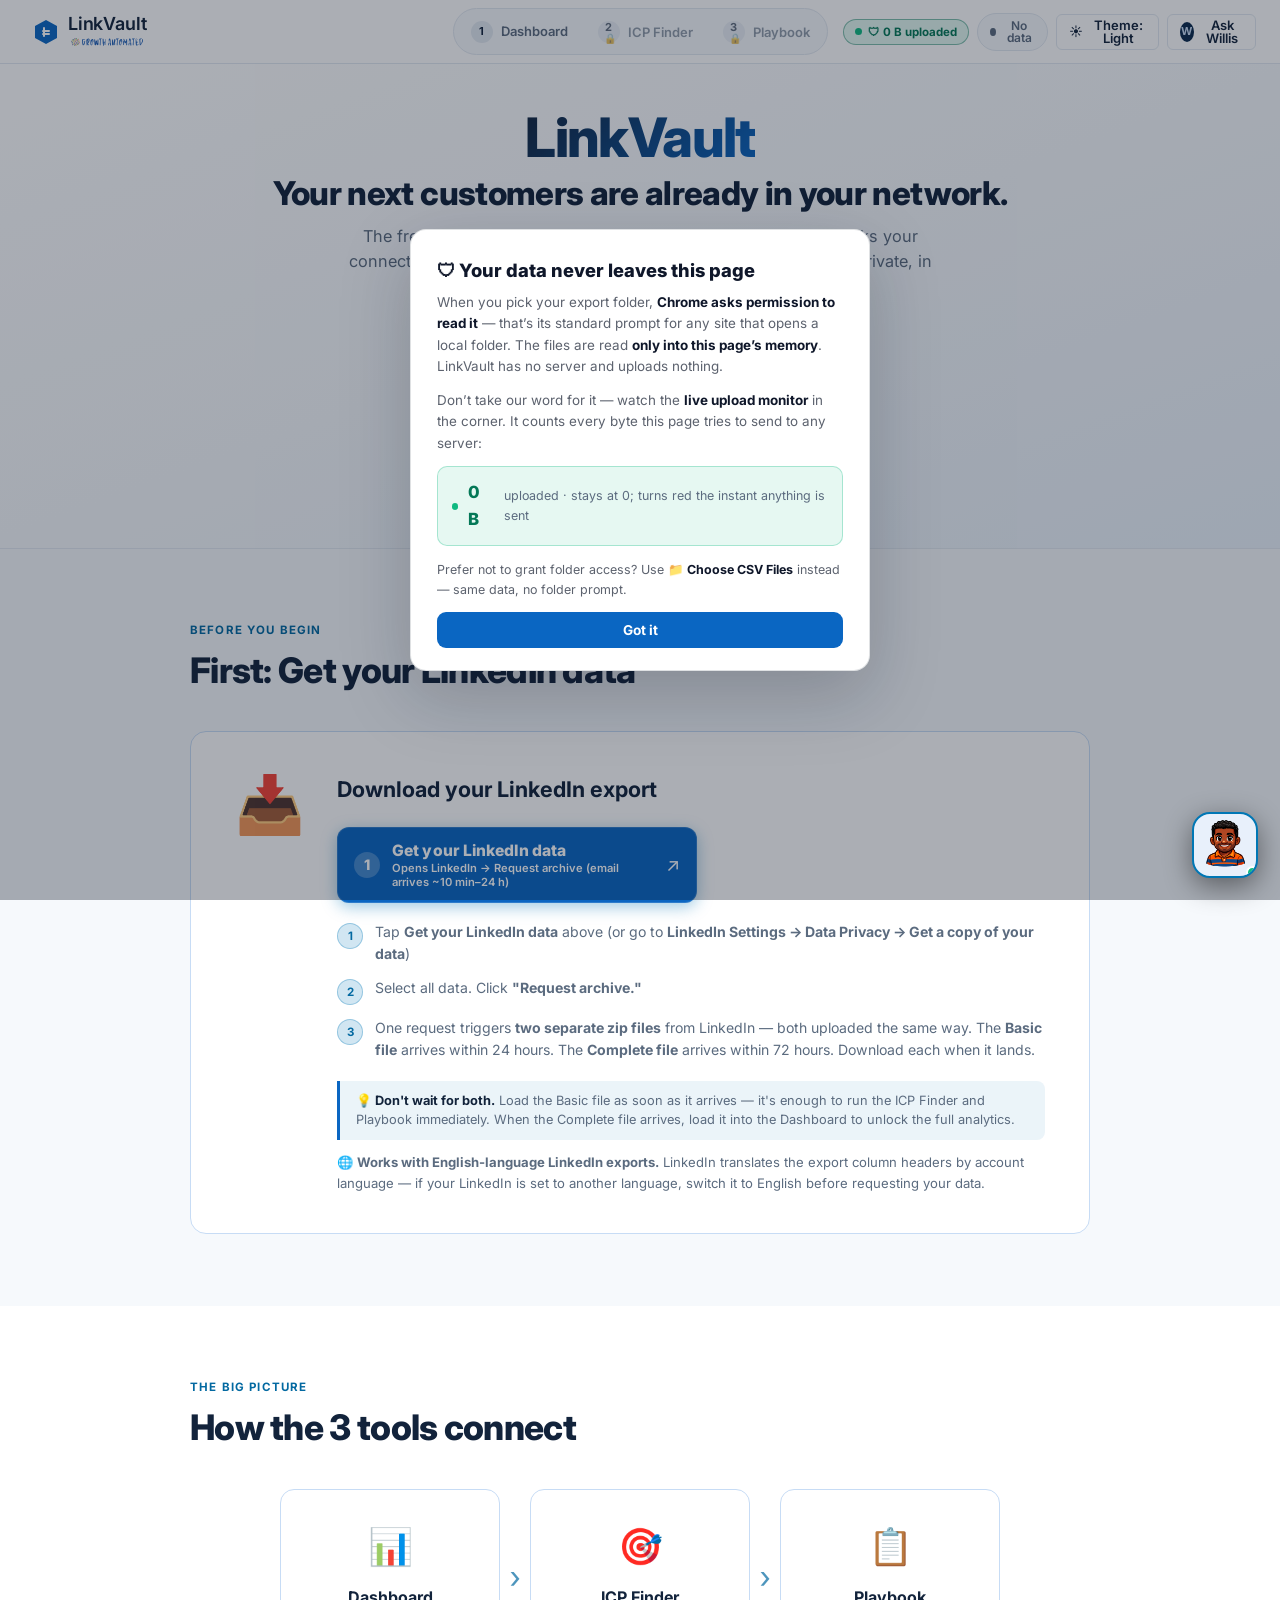
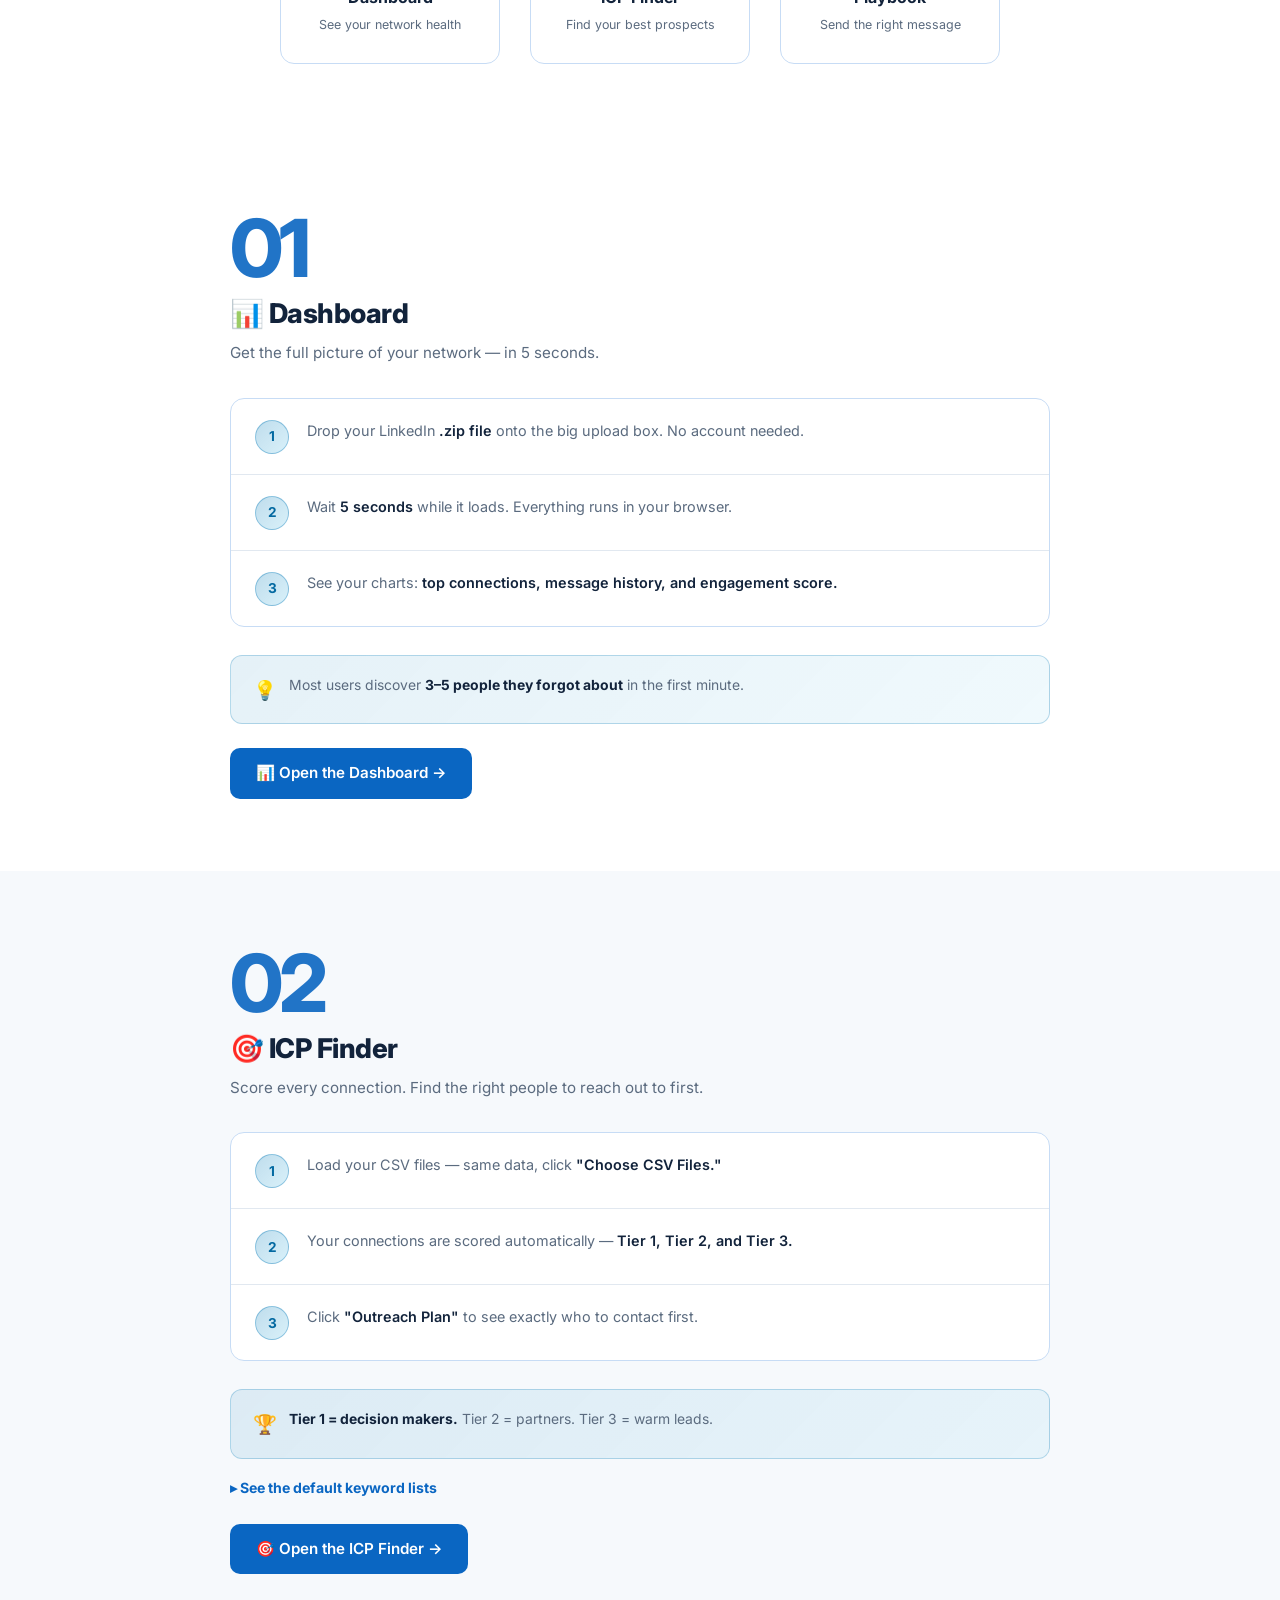
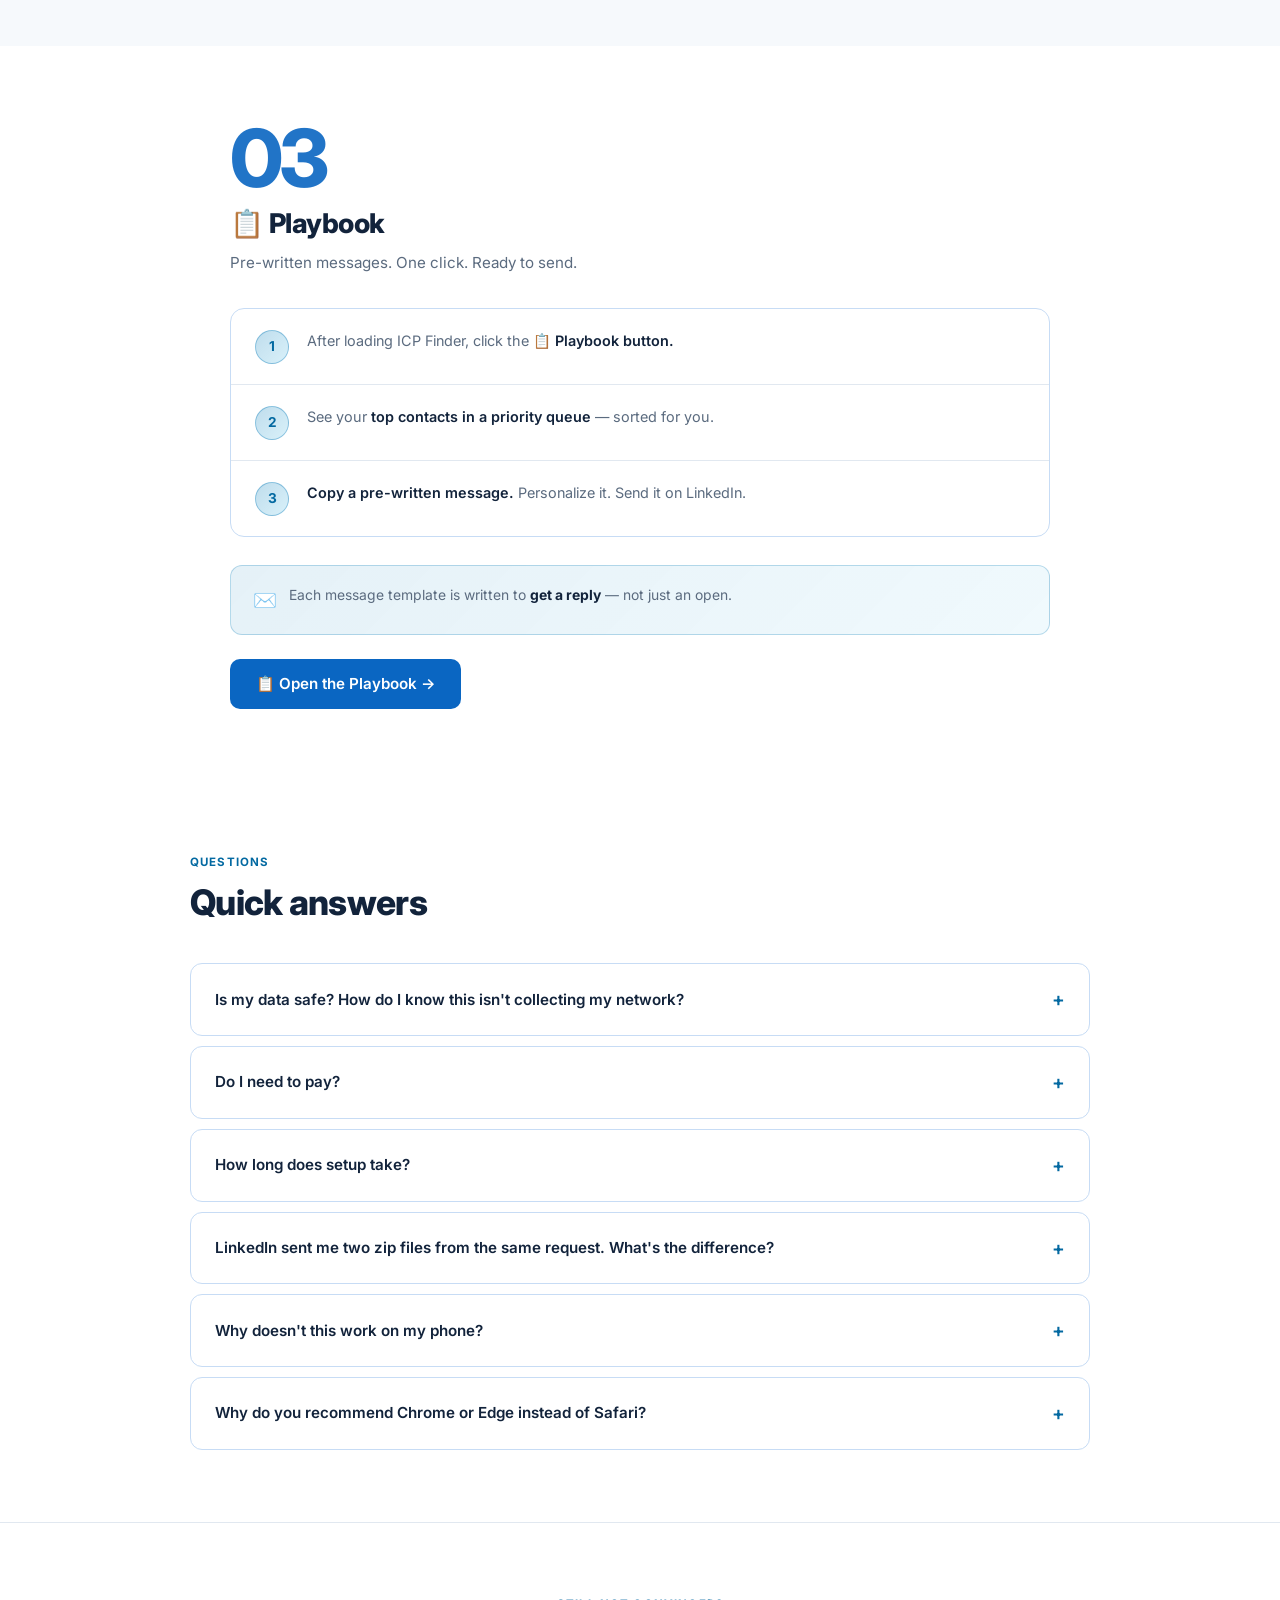
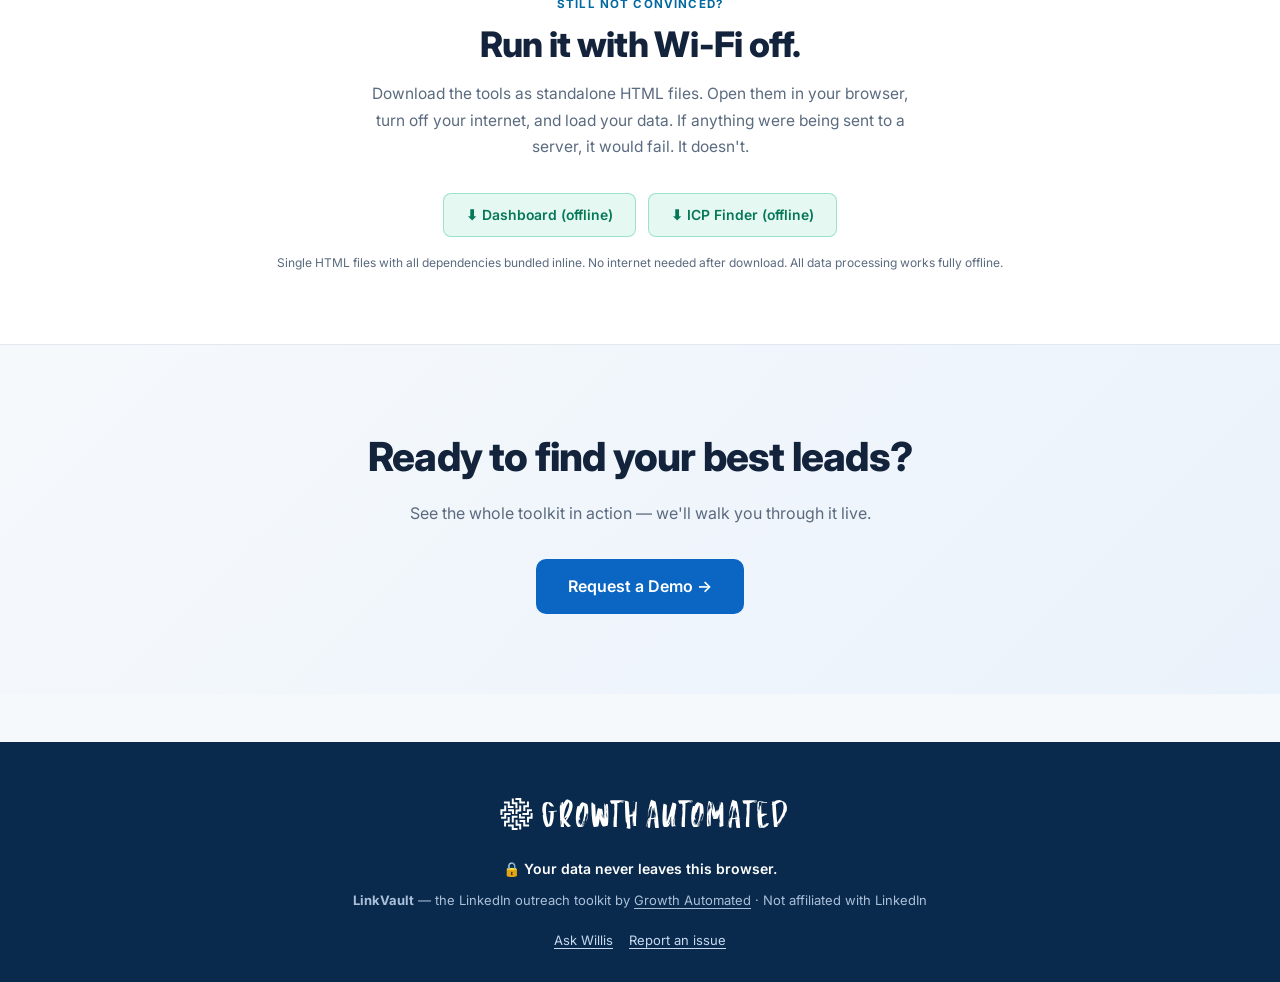
<file: index.html>
<!DOCTYPE html>
<html lang="en">
<head>
<meta charset="utf-8">
<title>LinkVault — the LinkedIn outreach toolkit by Growth Automated</title>
<meta name="description" content="LinkVault turns your LinkedIn data export into a prioritized outreach list — private, in your browser.">
<link rel="canonical" href="https://linkvault.growthautomated.ai/how-to.html">
<meta http-equiv="refresh" content="0; url=how-to.html">
<link rel="icon" type="image/x-icon" href="favicon.ico">
<script>location.replace('how-to.html');</script>
<style>body{font-family:-apple-system,BlinkMacSystemFont,'Segoe UI',sans-serif;background:#eef1f7;color:#0f172a;display:flex;align-items:center;justify-content:center;min-height:100vh;margin:0;}a{color:#0077B5;font-weight:700;text-decoration:none;font-size:1.05rem;}</style>
</head>
<body>
<a href="how-to.html">Continue to LinkVault →</a>
</body>
</html>
</file>
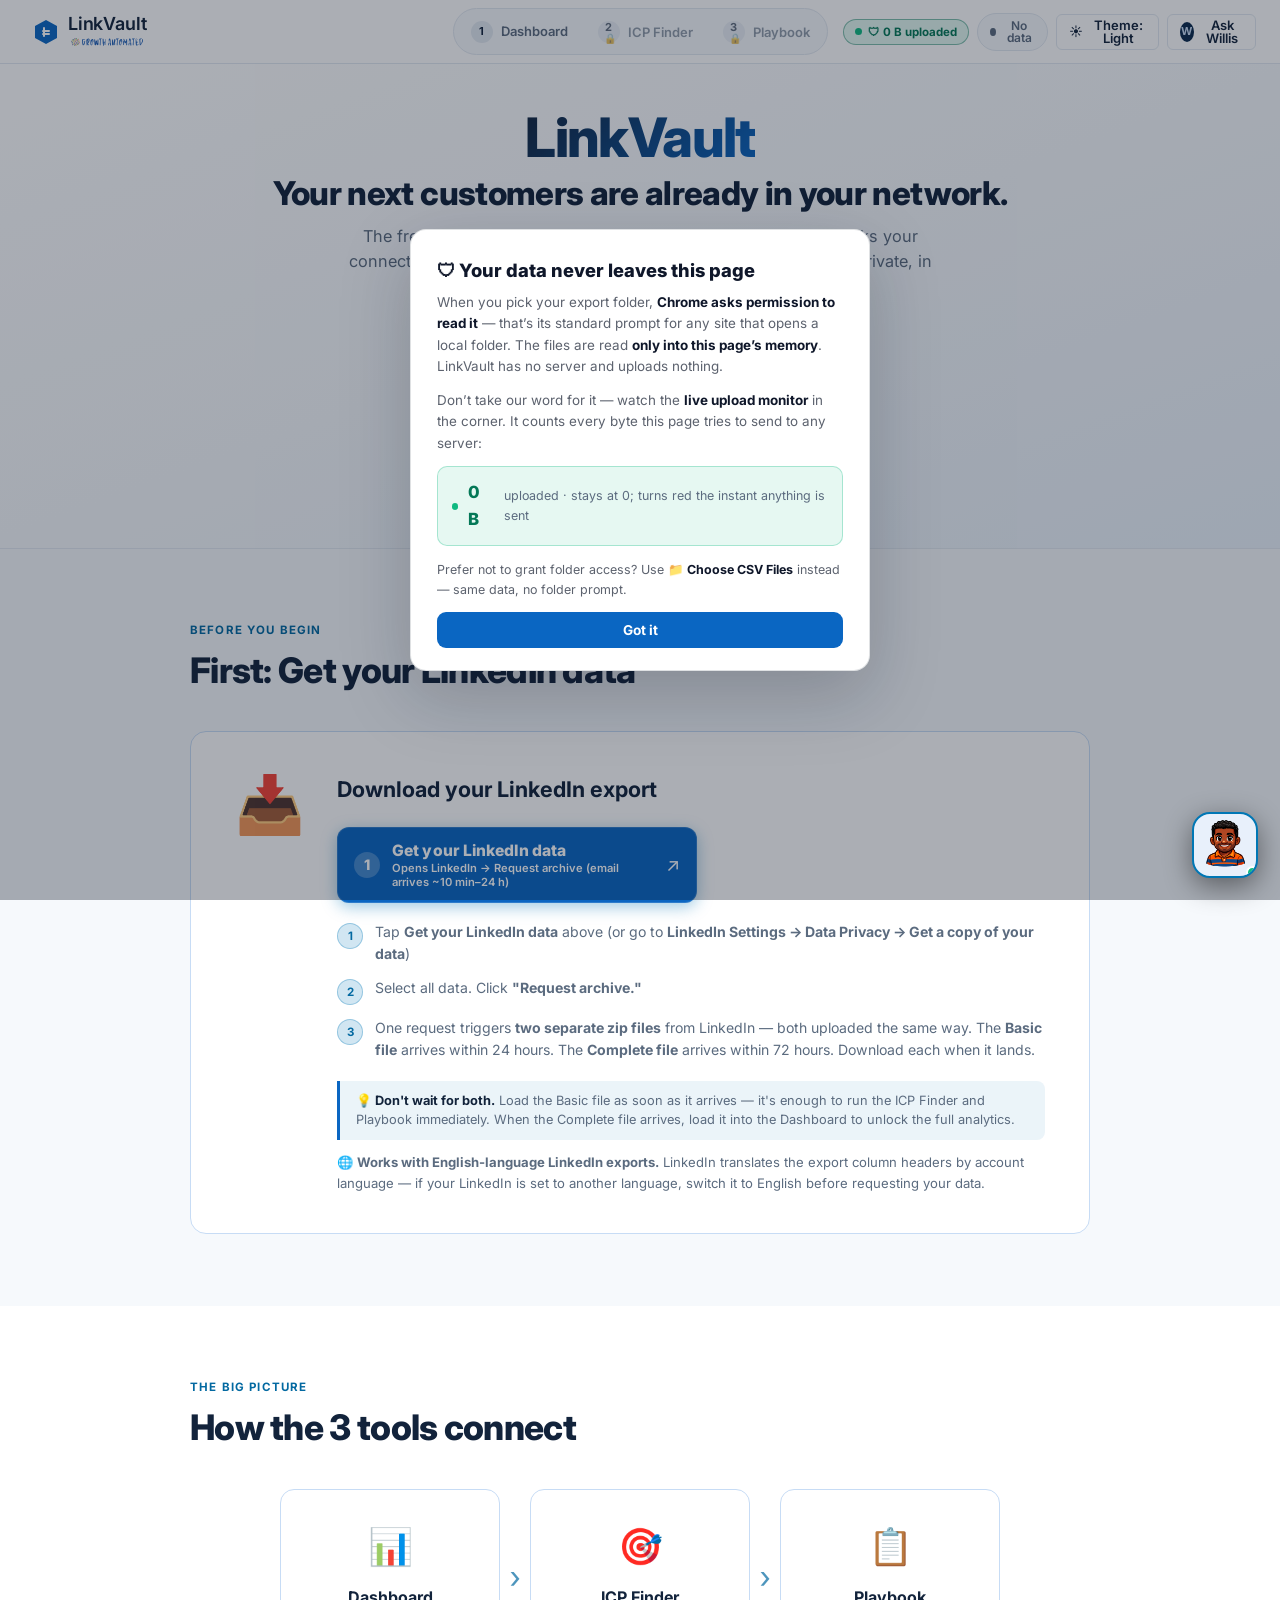
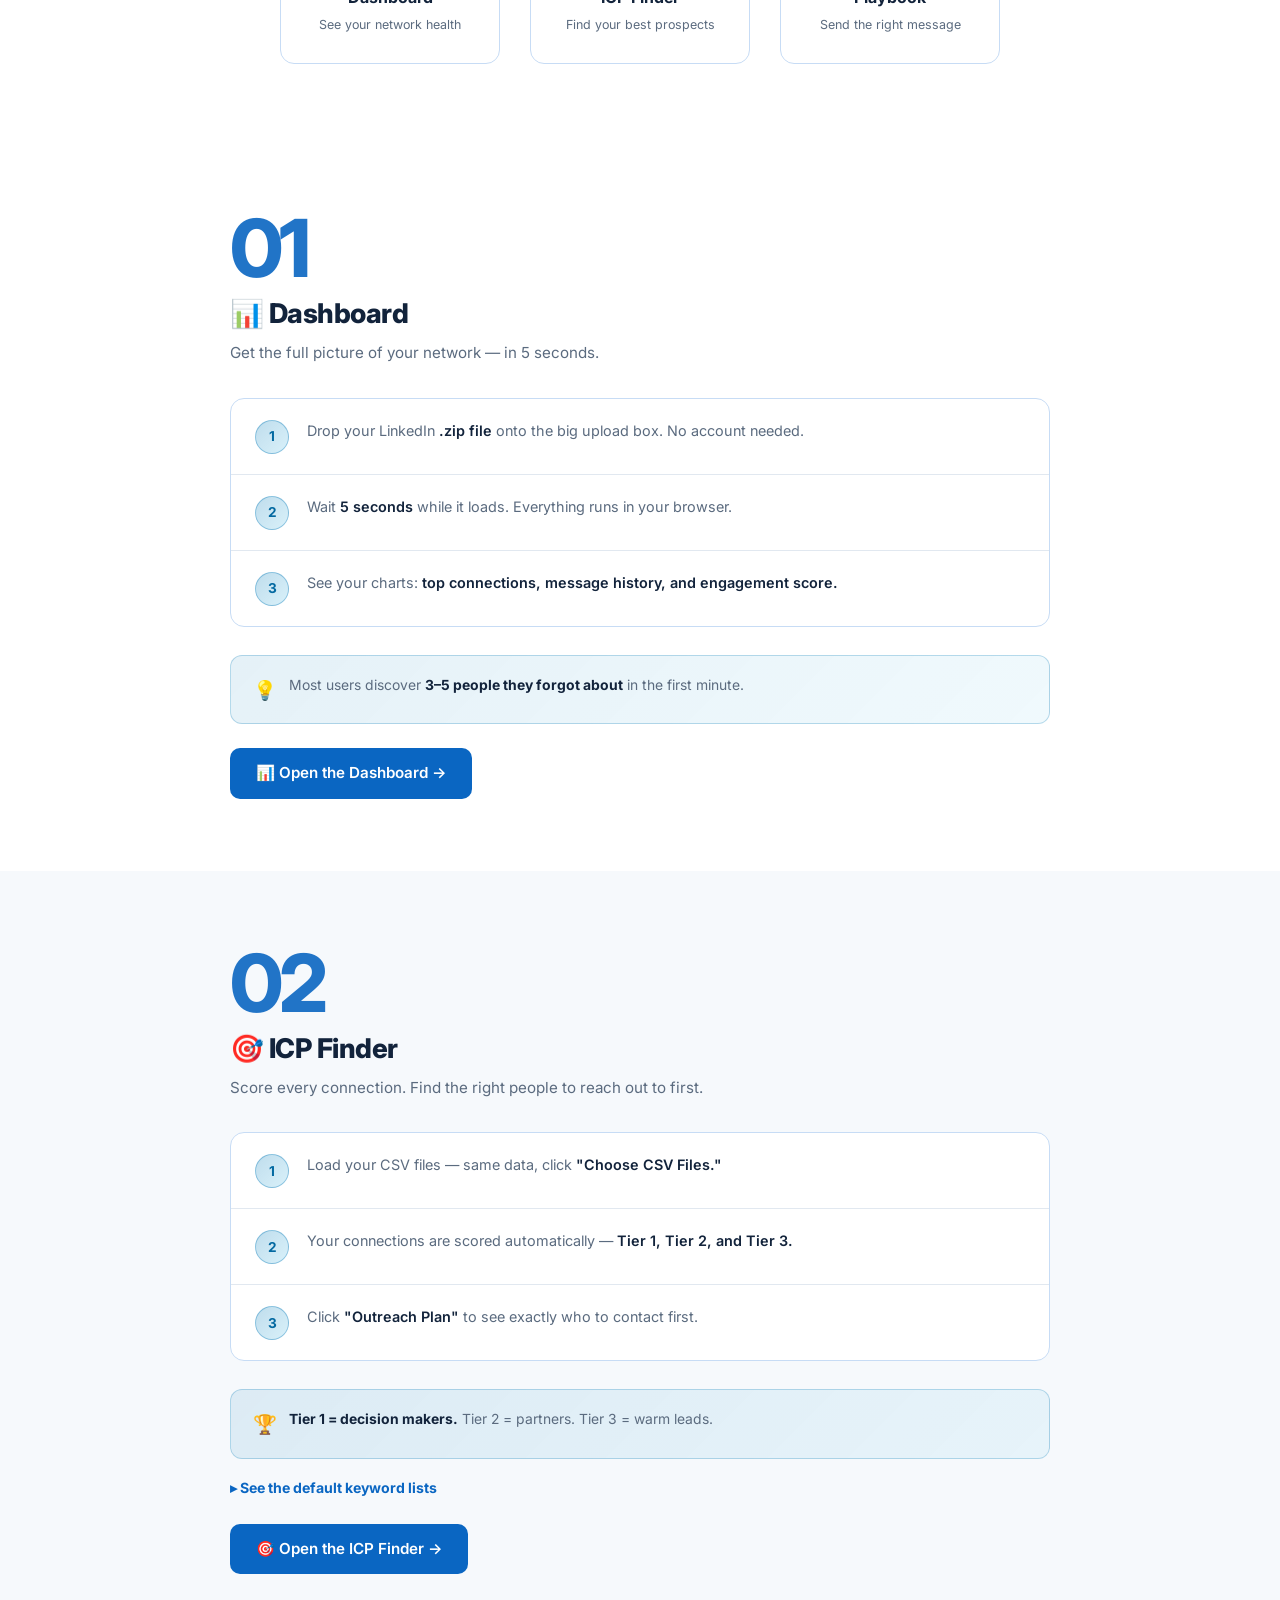
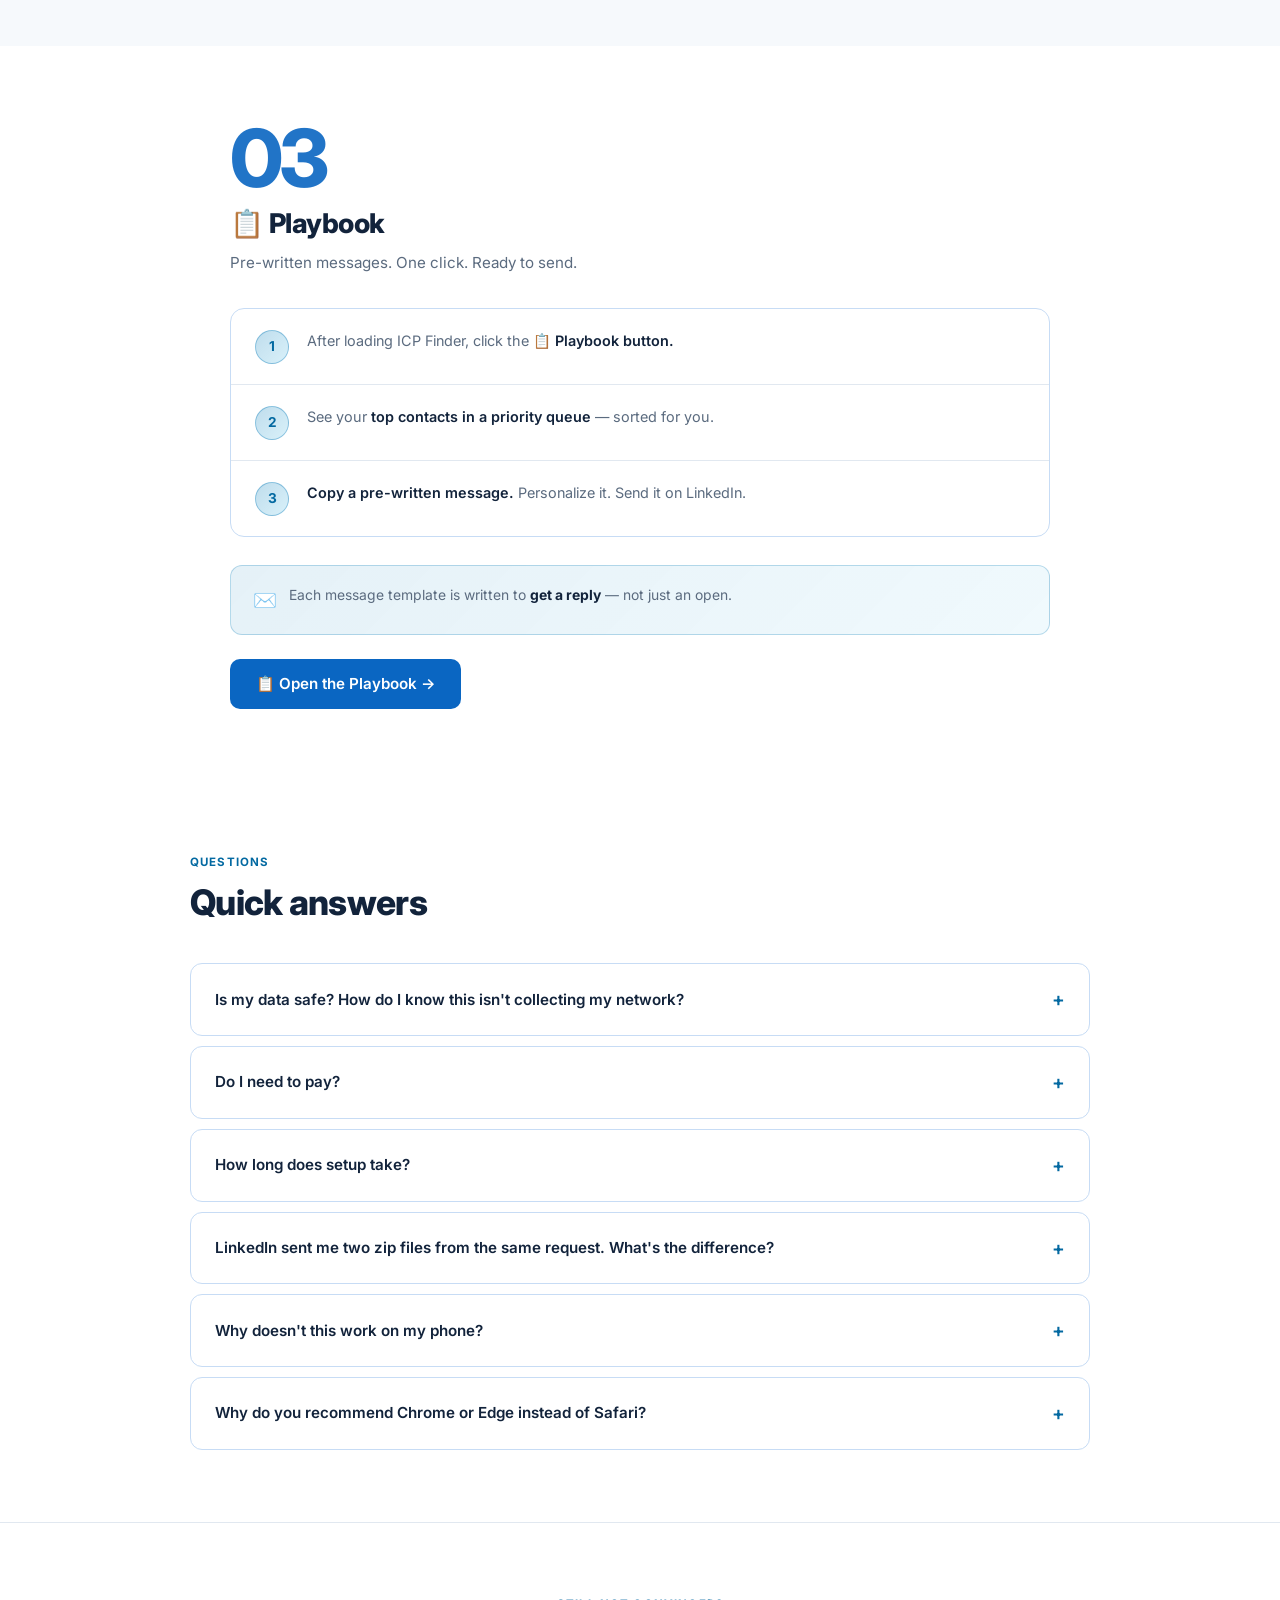
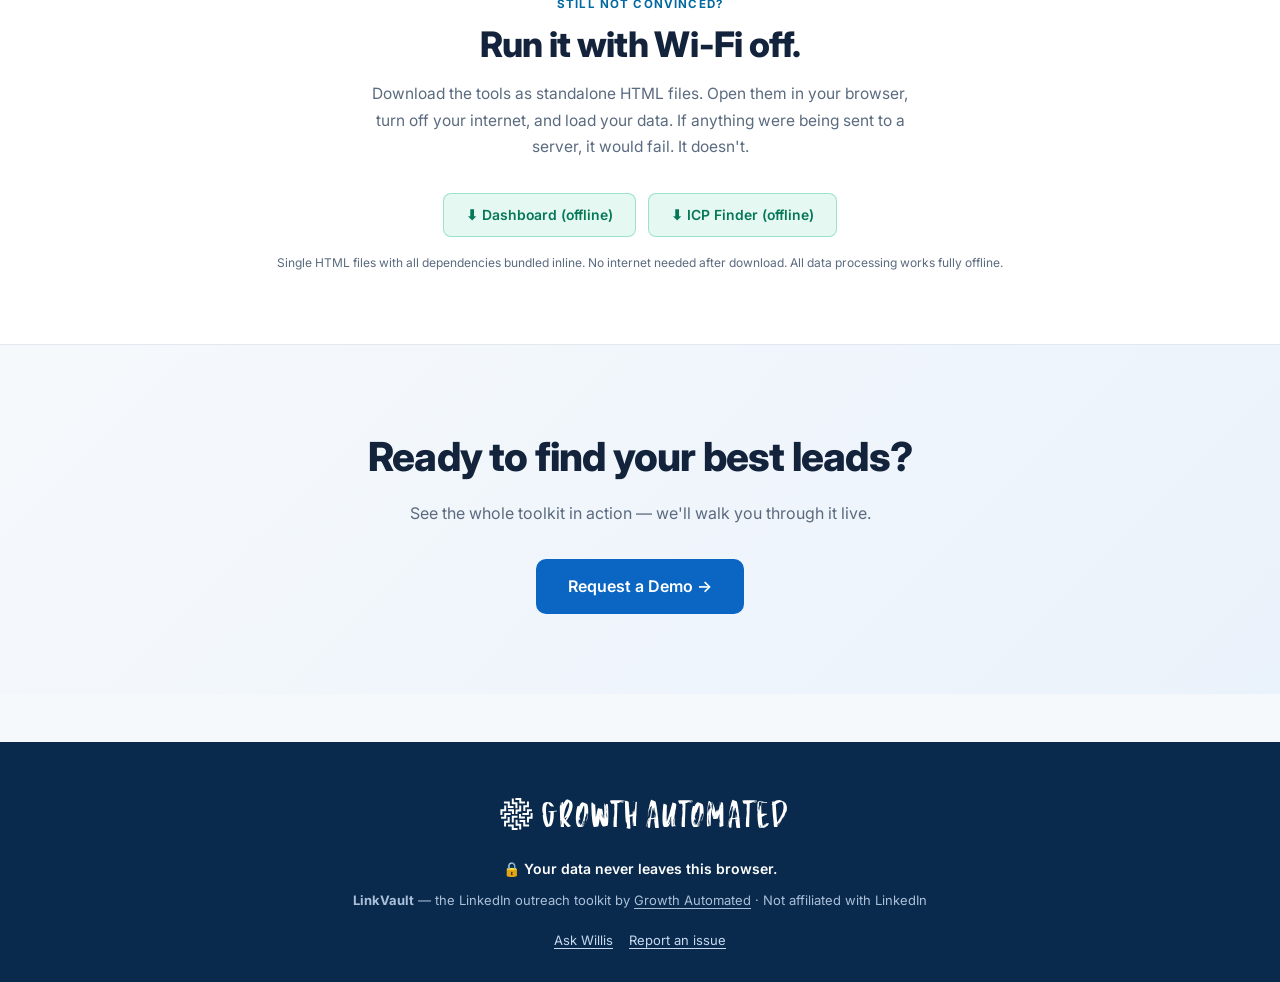
<file: linkvault/index.html>
<!DOCTYPE html>
<html lang="en">
<head>
<meta charset="utf-8">
<title>LinkVault — the LinkedIn outreach toolkit by Growth Automated</title>
<meta name="description" content="LinkVault turns your LinkedIn data export into a prioritized outreach list — private, in your browser.">
<link rel="canonical" href="https://linkvault.growthautomated.ai/how-to.html">
<meta http-equiv="refresh" content="0; url=../">
<link rel="icon" type="image/x-icon" href="../favicon.ico">
<script>location.replace('../');</script>
<style>body{font-family:-apple-system,BlinkMacSystemFont,'Segoe UI',sans-serif;background:#eef1f7;color:#0f172a;display:flex;align-items:center;justify-content:center;min-height:100vh;margin:0;}a{color:#0077B5;font-weight:700;text-decoration:none;font-size:1.05rem;}</style>
</head>
<body>
<a href="../">Continue to LinkVault →</a>
</body>
</html>
</file>
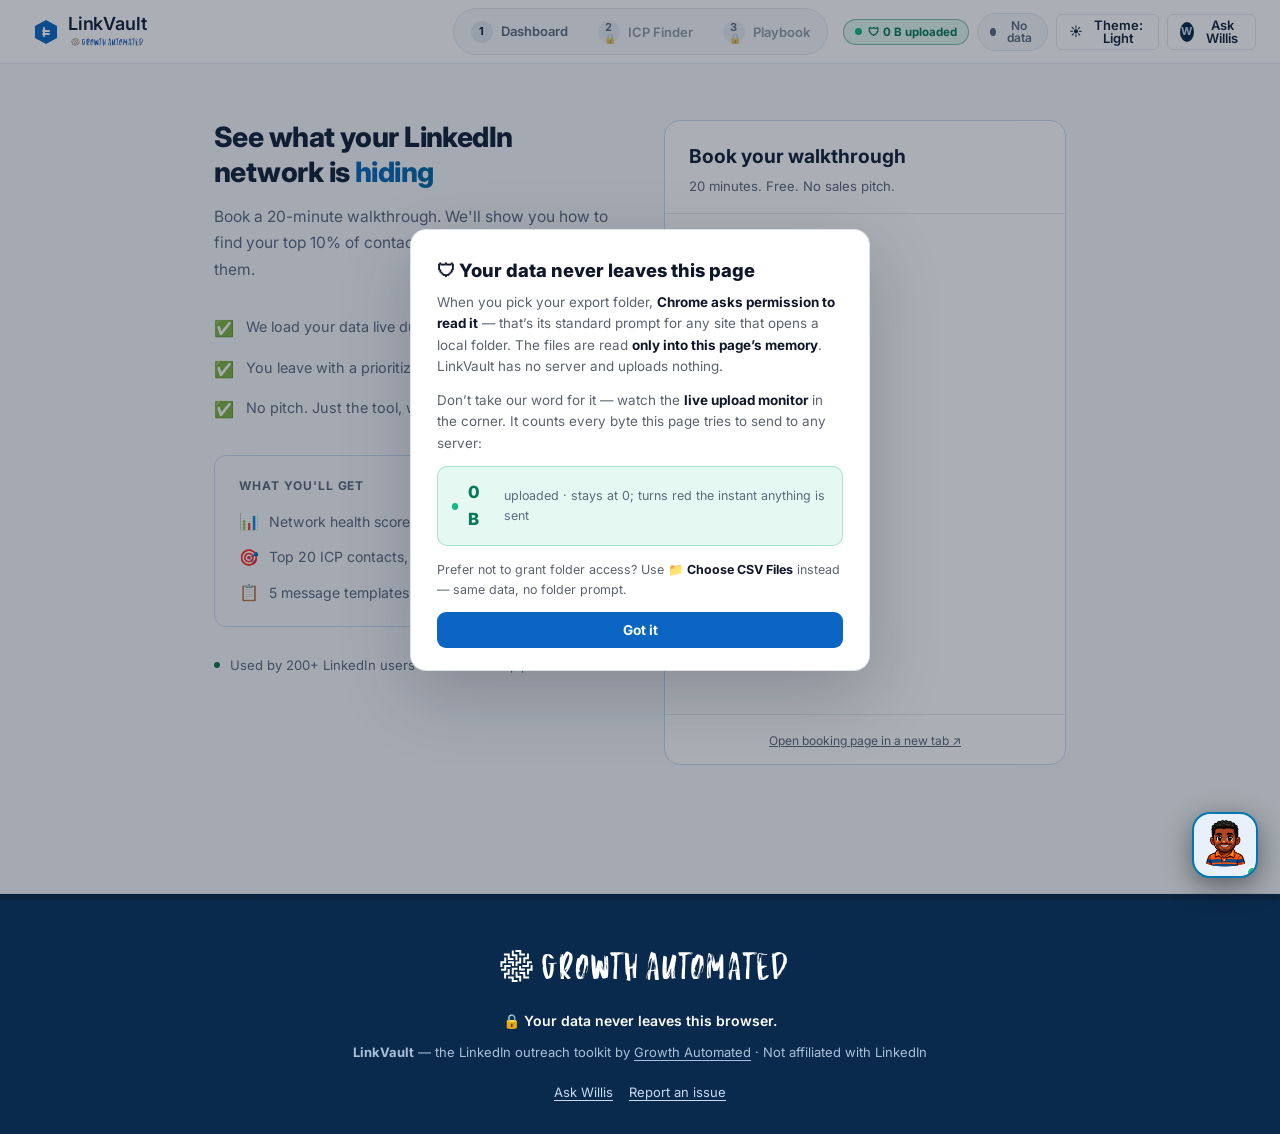
<file: demo.html>
<!-- SETUP: Replace REPLACE_WITH_YOUR_FORM_ID with your Formspree form ID. Get one free at formspree.io -->
<!DOCTYPE html>
<html lang="en">
<head>
<script>(function(){try{var t=localStorage.getItem('ga_theme');document.documentElement.setAttribute('data-theme',t==='dark'?'dark':'light');}catch(e){document.documentElement.setAttribute('data-theme','light');}})();</script>
<script>window.__gaErrs=[];addEventListener('error',function(e){try{window.__gaErrs.push((e.message||'error')+' @'+((e.filename||'').split('/').pop())+':'+(e.lineno||0));if(window.__gaErrs.length>10)window.__gaErrs.shift();}catch(_){}});</script>
<meta charset="UTF-8">
<meta name="viewport" content="width=device-width, initial-scale=1.0">
<title>LinkVault · Book a Demo</title>
<link href="https://fonts.googleapis.com/css2?family=Inter:wght@300;400;500;600;700;800&family=Assistant:wght@400;600;700;800&display=swap" rel="stylesheet">
<link rel="stylesheet" href="tokens.css?v=1">
<link rel="stylesheet" href="chrome.css?v=8">
<style>
/* Phase 4c: demo page tokens aliased through Kimi's --lv-* set */
:root{
  --bg:    var(--lv-page,   #F6F9FC);
  --bg2:   var(--lv-card,   #FFFFFF);
  --bg3:   var(--lv-page,   #F6F9FC);
  --bg4:   var(--lv-tint,   #EAF2FB);
  --card:  var(--lv-card,   #FFFFFF);
  --border: var(--lv-border,#E1E8F0);
  --border2:var(--lv-tintline,#C7DCF5);
  --li:    var(--lv-primary,#0A66C2);
  --li2:   var(--lv-primary,#0A66C2);
  --glow:  rgba(10,102,194,0.15);
  --green: var(--lv-good,   #157347);
  --tx:    var(--lv-ink,    #12233B);
  --tx2:   var(--lv-sub,    #5B6B7F);
  --tx3:   var(--lv-sub,    #5B6B7F);
  --hdr-grad: linear-gradient(135deg, var(--lv-card,#fff), var(--lv-page,#F6F9FC));
  --hover-strong: var(--lv-tint,#EAF2FB);
  --nav-idle: var(--lv-sub,#5B6B7F);
  --nav-idle-hover: var(--lv-ink,#12233B);
  --ok: var(--lv-good,#157347);
}
[data-theme="dark"]{
  --hdr-grad: linear-gradient(135deg, #0a0f1e, #0d1525);
  --hover-strong: rgba(255,255,255,0.08);
}
[data-theme="light"]{
  /* Kept for leftover light-only tokens outside the alias set */
  --li2: #0369a1;
  --ok: #047857;
}
*{margin:0;padding:0;box-sizing:border-box;}
body{font-family:'Inter',-apple-system,sans-serif;background:var(--bg);color:var(--tx);min-height:100vh;line-height:1.6;}

/* HEADER */
.hdr{background:var(--hdr-grad);border-bottom:1px solid var(--border);padding:18px 40px;display:flex;justify-content:space-between;align-items:center;position:sticky;top:0;z-index:200;}
.hdr-l{flex:1 1 0;min-width:0;display:flex;align-items:center;gap:12px;}
.logo{display:flex;align-items:center;flex-shrink:0;}
.hdr-nav{flex:0 0 auto;display:flex;align-items:center;gap:4px;}
.hdr-r{flex:1 1 0;display:flex;align-items:center;justify-content:flex-end;gap:10px;}
.nav-link{padding:7px 12px;border-radius:8px;font-size:0.78rem;font-weight:500;color:var(--nav-idle);text-decoration:none;transition:all 0.18s;white-space:nowrap;border:1px solid transparent;}
.nav-link:hover{background:var(--hover-strong);color:var(--nav-idle-hover);border-color:var(--border);}
.nav-link.active{color:var(--tx);background:rgba(0,160,220,0.26);border-color:rgba(0,160,220,0.44);font-weight:700;}
.theme-toggle{background:var(--hover-strong);color:var(--tx2);border:1px solid var(--border2);border-radius:8px;padding:8px 10px;font-size:0.95rem;line-height:1;cursor:pointer;transition:all 0.18s;}
.theme-toggle:hover{background:var(--bg4);color:var(--tx);}
@media(max-width:680px){.hdr-nav .nav-link{display:none;}}
.hdr-title{font-size:1rem;font-weight:700;}
.hdr-sub{font-size:0.72rem;color:var(--tx3);margin-top:1px;}
.hdr-r a{font-size:0.82rem;color:var(--tx2);text-decoration:none;display:flex;align-items:center;gap:5px;padding:8px 14px;border-radius:8px;border:1px solid var(--border2);transition:all 0.2s;}
.hdr-r a:hover{background:var(--bg4);color:var(--tx);border-color:var(--border2);}

/* MAIN LAYOUT */
.page{padding:56px 24px 80px;max-width:900px;margin:0 auto;}
.two-col{display:grid;grid-template-columns:1fr 1fr;gap:48px;align-items:start;}

/* LEFT / INFO PANEL */
.info-panel{}
.info-heading{font-size:1.75rem;font-weight:800;line-height:1.25;margin-bottom:14px;letter-spacing:-0.02em;}
.info-heading span{background:linear-gradient(90deg,var(--li),var(--li2));-webkit-background-clip:text;-webkit-text-fill-color:transparent;background-clip:text;}
.info-sub{font-size:0.97rem;color:var(--tx2);line-height:1.7;margin-bottom:32px;}

.benefits{display:flex;flex-direction:column;gap:14px;margin-bottom:32px;}
.benefit{display:flex;align-items:flex-start;gap:12px;font-size:0.9rem;color:var(--tx2);}
.benefit-icon{font-size:1rem;flex-shrink:0;margin-top:1px;}

/* What you'll get card */
.wygcard{background:var(--bg3);border:1px solid var(--border2);border-radius:12px;padding:20px 24px;margin-bottom:28px;}
.wyg-title{font-size:0.75rem;font-weight:700;text-transform:uppercase;letter-spacing:0.08em;color:var(--tx3);margin-bottom:14px;}
.wyg-items{display:flex;flex-direction:column;gap:10px;}
.wyg-item{display:flex;align-items:center;gap:10px;font-size:0.88rem;color:var(--tx2);}
.wyg-emoji{font-size:1rem;flex-shrink:0;}

/* Social proof */
.social-proof{display:flex;align-items:center;gap:10px;font-size:0.82rem;color:var(--tx3);}
.proof-dot{width:6px;height:6px;border-radius:50%;background:var(--green);flex-shrink:0;}

/* FORM CARD */
.form-card{background:var(--card);border:1px solid var(--border2);border-radius:16px;padding:32px;}
.form-title{font-size:1.2rem;font-weight:700;margin-bottom:4px;}
.form-sub{font-size:0.82rem;color:var(--tx3);margin-bottom:28px;}

.form-group{display:flex;flex-direction:column;gap:6px;margin-bottom:18px;}
.form-label{font-size:0.75rem;font-weight:600;color:var(--tx2);letter-spacing:0.02em;}
.form-input,
.form-select{
  background:var(--bg3);
  border:1px solid var(--border2);
  border-radius:8px;
  padding:12px 16px;
  width:100%;
  color:var(--tx);
  font-family:'Inter',-apple-system,sans-serif;
  font-size:0.875rem;
  outline:none;
  transition:border-color 0.2s, box-shadow 0.2s;
  appearance:none;
  -webkit-appearance:none;
}
.form-input::placeholder{color:var(--tx3);}
.form-input:focus,
.form-select:focus{
  border-color:var(--li);
  box-shadow:0 0 0 3px var(--glow);
}

/* Custom select arrow */
.select-wrap{position:relative;}
.select-wrap::after{
  content:'';
  position:absolute;
  right:14px;
  top:50%;
  transform:translateY(-50%);
  width:0;height:0;
  border-left:5px solid transparent;
  border-right:5px solid transparent;
  border-top:5px solid var(--tx3);
  pointer-events:none;
}
.form-select option{background:var(--bg3);color:var(--tx);}

/* Submit button */
.btn-submit{
  width:100%;
  padding:14px 24px;
  background:var(--li);
  color:#fff;
  border:none;
  border-radius:10px;
  font-family:'Inter',-apple-system,sans-serif;
  font-size:1rem;
  font-weight:700;
  cursor:pointer;
  transition:background 0.2s, transform 0.1s;
  margin-top:4px;
  letter-spacing:0.01em;
}
.btn-submit:hover{background:var(--li2);}
.btn-submit:active{transform:scale(0.98);}

.form-note{text-align:center;font-size:0.75rem;color:var(--tx3);margin-top:14px;line-height:1.5;}

/* THANK YOU PANEL */
.ty-panel{display:none;text-align:center;padding:16px 0;}
.ty-icon{font-size:3rem;margin-bottom:16px;}
.ty-title{font-size:1.2rem;font-weight:700;margin-bottom:8px;}
.ty-msg{font-size:0.9rem;color:var(--tx2);line-height:1.7;margin-bottom:24px;}
.ty-link{font-size:0.85rem;color:var(--li2);text-decoration:none;}
.ty-link:hover{text-decoration:underline;}

/* FOOTER */
footer{text-align:center;padding:24px;border-top:1px solid var(--border);font-size:0.75rem;color:var(--tx3);}

/* MOBILE */
@media(max-width:680px){
  .hdr{padding:11px 14px;gap:8px;flex-wrap:wrap;}
  .hdr-l{flex:0 1 auto;}
  .hdr-r{flex:1 1 auto;flex-wrap:wrap;justify-content:flex-end;gap:7px;}
  .hdr-title{font-size:0.95rem;}
  .hdr-sub{display:none;}
  .page{padding:36px 20px 60px;}
  .two-col{grid-template-columns:1fr;gap:36px;}
  .info-heading{font-size:1.4rem;}
  .form-card{padding:24px 20px;}
}
.ga-logo{display:block;width:188px;height:29px;background:url('logo-white.svg') left center/contain no-repeat;flex-shrink:0;}
[data-theme="light"] .ga-logo{background-image:url('logo-color.svg');}
.ga-logo ~ *{display:none;}
.lv-brand{display:flex;align-items:center;gap:10px;text-decoration:none;}
.lv-mark{height:40px;width:auto;display:block;flex-shrink:0;}
.lv-text{display:flex;flex-direction:column;line-height:1.08;gap:3px;}
.lv-word{font-family:'Assistant',sans-serif;font-weight:700;font-size:1.15rem;color:#f0f4ff;letter-spacing:-0.01em;}
.lv-ga{height:18px;width:115px;background:url('logo-white.svg') left center/contain no-repeat;display:block;}
[data-theme="light"] .lv-word{color:#0f172a;}
[data-theme="light"] .lv-ga{background-image:url('logo-color.svg');}
@media(min-width:681px) and (max-width:950px){.lv-ga{display:none;}} /* #6: hide GA sub-logo in the tight nav band (stays in footer) */
.lv-brand ~ *{display:none;}
.lv-footer{text-align:center;padding:46px 20px 40px;border-top:1px solid rgba(255,255,255,0.08);margin-top:48px;}
[data-theme="light"] .lv-footer{border-top-color:rgba(15,23,42,0.1);}
.lv-foot-logo{display:block;height:56px;width:360px;max-width:78%;margin:0 auto 14px;background:url('logo-white.svg') center/contain no-repeat;}
[data-theme="light"] .lv-foot-logo{background-image:url('logo-color.svg');}
.lv-foot-tag{font-size:0.86rem;color:rgba(240,244,255,0.6);margin:0 0 6px;}
[data-theme="light"] .lv-foot-tag{color:rgba(15,23,42,0.6);}
.lv-foot-tag b{color:inherit;}
.lv-foot-links{font-size:0.75rem;color:rgba(240,244,255,0.55);margin:0;}
.lv-foot-links a{color:inherit;text-decoration:none;}
[data-theme="light"] .lv-foot-links{color:rgba(15,23,42,0.62);}

/* WCAG light-mode overrides (July 7 2026) — dark values unchanged */
[data-theme="light"] .pm-title{color:#047857;}
[data-theme="light"] .pm-file{color:#0f172a;}
[data-theme="light"] .pm-loc{color:#047857;border-color:rgba(4,120,87,0.4);}
[data-theme="light"] .btn-sample{color:#047857;border-color:rgba(4,120,87,0.5);}
[data-theme="light"] .lv-foot-links{color:rgba(15,23,42,0.62);}
/* Header crowding fix: below 1000px the brand + nav + controls no longer fit on one
   row — .hdr-l would shrink to 0 (min-width:0) and the brand overlapped the nav. Let the
   header wrap and drop the nav to its own centered row instead of colliding. */
@media(max-width:1000px){
  .hdr{flex-wrap:wrap;}
  .hdr-l{flex:1 1 auto;min-width:auto;}
  .hdr-r{flex:0 0 auto;}
  .hdr-nav{order:3;flex:1 0 100%;justify-content:center;margin-top:9px;}
}
</style>
<link rel="icon" type="image/x-icon" href="favicon.ico">
<link rel="icon" type="image/png" sizes="32x32" href="favicon-32x32.png">
<link rel="icon" type="image/png" sizes="16x16" href="favicon-16x16.png">
<link rel="apple-touch-icon" href="apple-touch-icon.png">
<meta name="theme-color" content="#0A66C2">
</head>
<body>

<!-- HEADER -->
<header class="lv-hdr">
  <div class="lv-hdr-l">
    <a href="how-to.html" class="lv-hdr-brand" aria-label="LinkVault, by Growth Automated — home">
      <svg class="lv-hdr-brand-mark" viewBox="0 0 28 28" fill="none" aria-hidden="true">
        <path d="M14 2L25 8V20L14 26L3 20V8L14 2Z" fill="currentColor"/>
        <path d="M11 13H17M11 16H17M12 10V18" stroke="#fff" stroke-width="2" stroke-linecap="round"/>
      </svg>
      <span class="lv-hdr-brand-text"><span class="lv-hdr-brand-word">LinkVault</span><span class="lv-hdr-brand-ga" role="img" aria-label="by Growth Automated"></span></span>
    </a>
  </div>
  <nav class="lv-hdr-c" aria-label="LinkVault workflow steps">
    <ol class="lv-steps">
      <li><a href="dashboard.html" class="lv-step" data-step="dashboard"><span class="lv-step-num"><span class="lv-step-num-digit">1</span></span><span class="lv-step-label">Dashboard</span></a></li>
      <li><a href="icp-finder.html" class="lv-step" data-step="icp"><span class="lv-step-num"><span class="lv-step-num-digit">2</span></span><span class="lv-step-label">ICP Finder</span></a></li>
      <li><a href="playbook.html" class="lv-step" data-step="playbook"><span class="lv-step-num"><span class="lv-step-num-digit">3</span></span><span class="lv-step-label">Playbook</span></a></li>
    </ol>
  </nav>
  <div class="lv-hdr-r">
    <button type="button" class="lv-data-chip is-empty" id="lv-data-chip" aria-label="Data status"><span class="lv-dot" aria-hidden="true"></span><span class="lv-data-chip-text">No data</span></button>
    <button type="button" class="lv-btn" id="lv-add-files-btn"><span class="lv-btn-label">Add files</span></button>
    <button type="button" class="lv-btn" id="lv-theme-btn" aria-label="Toggle theme"><span class="lv-theme-icon" aria-hidden="true">☀️</span><span class="lv-theme-label">Theme: Light</span></button>
    <button type="button" class="lv-btn" id="lv-willis-btn"><span class="lv-willis-avatar" aria-hidden="true">W</span><span class="lv-btn-label">Ask Willis</span></button>
  </div>
</header>

<!-- MAIN -->
<main class="page">
  <div class="two-col">

    <!-- LEFT: INFO PANEL -->
    <div class="info-panel">
      <h1 class="info-heading">See what your LinkedIn network is <span>hiding</span></h1>
      <p class="info-sub">Book a 20-minute walkthrough. We'll show you how to find your top 10% of contacts — and what to say to them.</p>

      <div class="benefits">
        <div class="benefit">
          <span class="benefit-icon">✅</span>
          <span>We load your data live during the call</span>
        </div>
        <div class="benefit">
          <span class="benefit-icon">✅</span>
          <span>You leave with a prioritized outreach list</span>
        </div>
        <div class="benefit">
          <span class="benefit-icon">✅</span>
          <span>No pitch. Just the tool, working on your data.</span>
        </div>
      </div>

      <div class="wygcard">
        <div class="wyg-title">What you'll get</div>
        <div class="wyg-items">
          <div class="wyg-item"><span class="wyg-emoji">📊</span><span>Network health score</span></div>
          <div class="wyg-item"><span class="wyg-emoji">🎯</span><span>Top 20 ICP contacts, ranked</span></div>
          <div class="wyg-item"><span class="wyg-emoji">📋</span><span>5 message templates, personalized</span></div>
        </div>
      </div>

      <div class="social-proof">
        <div class="proof-dot"></div>
        <span>Used by 200+ LinkedIn users to find hidden pipeline</span>
      </div>
    </div>

    <!-- RIGHT: BOOKING EMBED -->
    <div class="form-card" style="padding:0;overflow:hidden;min-height:560px;display:flex;flex-direction:column;">
      <div style="padding:20px 24px 0;border-bottom:1px solid var(--border);">
        <div class="form-title">Book your walkthrough</div>
        <div class="form-sub" style="margin-bottom:16px;">20 minutes. Free. No sales pitch.</div>
      </div>
      <iframe
        src="https://seo-for-ai.growthautomated.ai/book_time"
        style="flex:1;width:100%;min-height:500px;border:none;background:transparent;"
        title="Book a demo walkthrough"
        loading="lazy"
      ></iframe>
      <div style="padding:12px 24px;border-top:1px solid var(--border);text-align:center;">
        <a href="https://seo-for-ai.growthautomated.ai/book_time" target="_blank" rel="noopener"
           style="font-size:0.75rem;color:var(--tx3);">
          Open booking page in a new tab ↗
        </a>
      </div>
    </div>

  </div>
</main>

<footer class="lv-ftr"><div class="lv-ftr-inner"><a href="https://growthautomated.ai" target="_blank" rel="noopener" class="lv-ftr-logo" aria-label="Growth Automated"></a><div class="lv-ftr-promise">🔒 Your data never leaves this browser.</div><div class="lv-ftr-tag"><strong>LinkVault</strong> — the LinkedIn outreach toolkit by <a href="https://growthautomated.ai" target="_blank" rel="noopener">Growth Automated</a> · Not affiliated with LinkedIn</div><div class="lv-ftr-links"><button type="button" class="lv-ftr-btn" onclick="window.Willis&&Willis.open();return false;">Ask Willis</button><a href="#" onclick="window.reportIssue&&reportIssue();return false;">Report an issue</a></div></div></footer>

<script>
function reportIssue(){
  var L=['Describe the issue here:','','- What happened: ','- What you expected: ','','--- Diagnostics (auto-filled · no LinkedIn data) ---'];
  L.push('Tool: '+document.title);
  L.push('Page: '+location.pathname);
  L.push('Browser: '+navigator.userAgent);
  L.push('Screen '+screen.width+'x'+screen.height+' · Window '+innerWidth+'x'+innerHeight);
  L.push('Theme: '+(document.documentElement.getAttribute('data-theme')||'dark'));
  try{ L.push('Console errors: '+((window.__gaErrs&&window.__gaErrs.length)?window.__gaErrs.slice(0,5).join(' | '):'none')); }catch(_){}
  window.location.href='mailto:rahul@growthautomated.ai?subject='+encodeURIComponent('[LinkedIn Toolkit] Issue — '+document.title)+'&body='+encodeURIComponent(L.join('\n'));
}
function updateThemeBtn(){ var b=document.getElementById('theme-btn'); if(b) b.textContent=document.documentElement.getAttribute('data-theme')==='light'?'☀️':'🌙'; }
function toggleTheme(){
  // Phase 4: always set data-theme explicitly so tokens.css's [data-theme="dark"] overrides fire
  var light = document.documentElement.getAttribute('data-theme') === 'light';
  var next  = light ? 'dark' : 'light';
  document.documentElement.setAttribute('data-theme', next);
  try { localStorage.setItem('ga_theme', next); } catch(e) {}
  updateThemeBtn();
}
updateThemeBtn();
</script>

<!-- Willis help widget -->
<script src="lv-a11y.js?v=1"></script>
<script src="privacy-monitor.js?v=2"></script>
<script src="willis-articles.js?v=4"></script>
<script src="willis.js?v=4"></script>
<script defer src="chrome.js?v=3"></script>
</body>
</html>
</file>
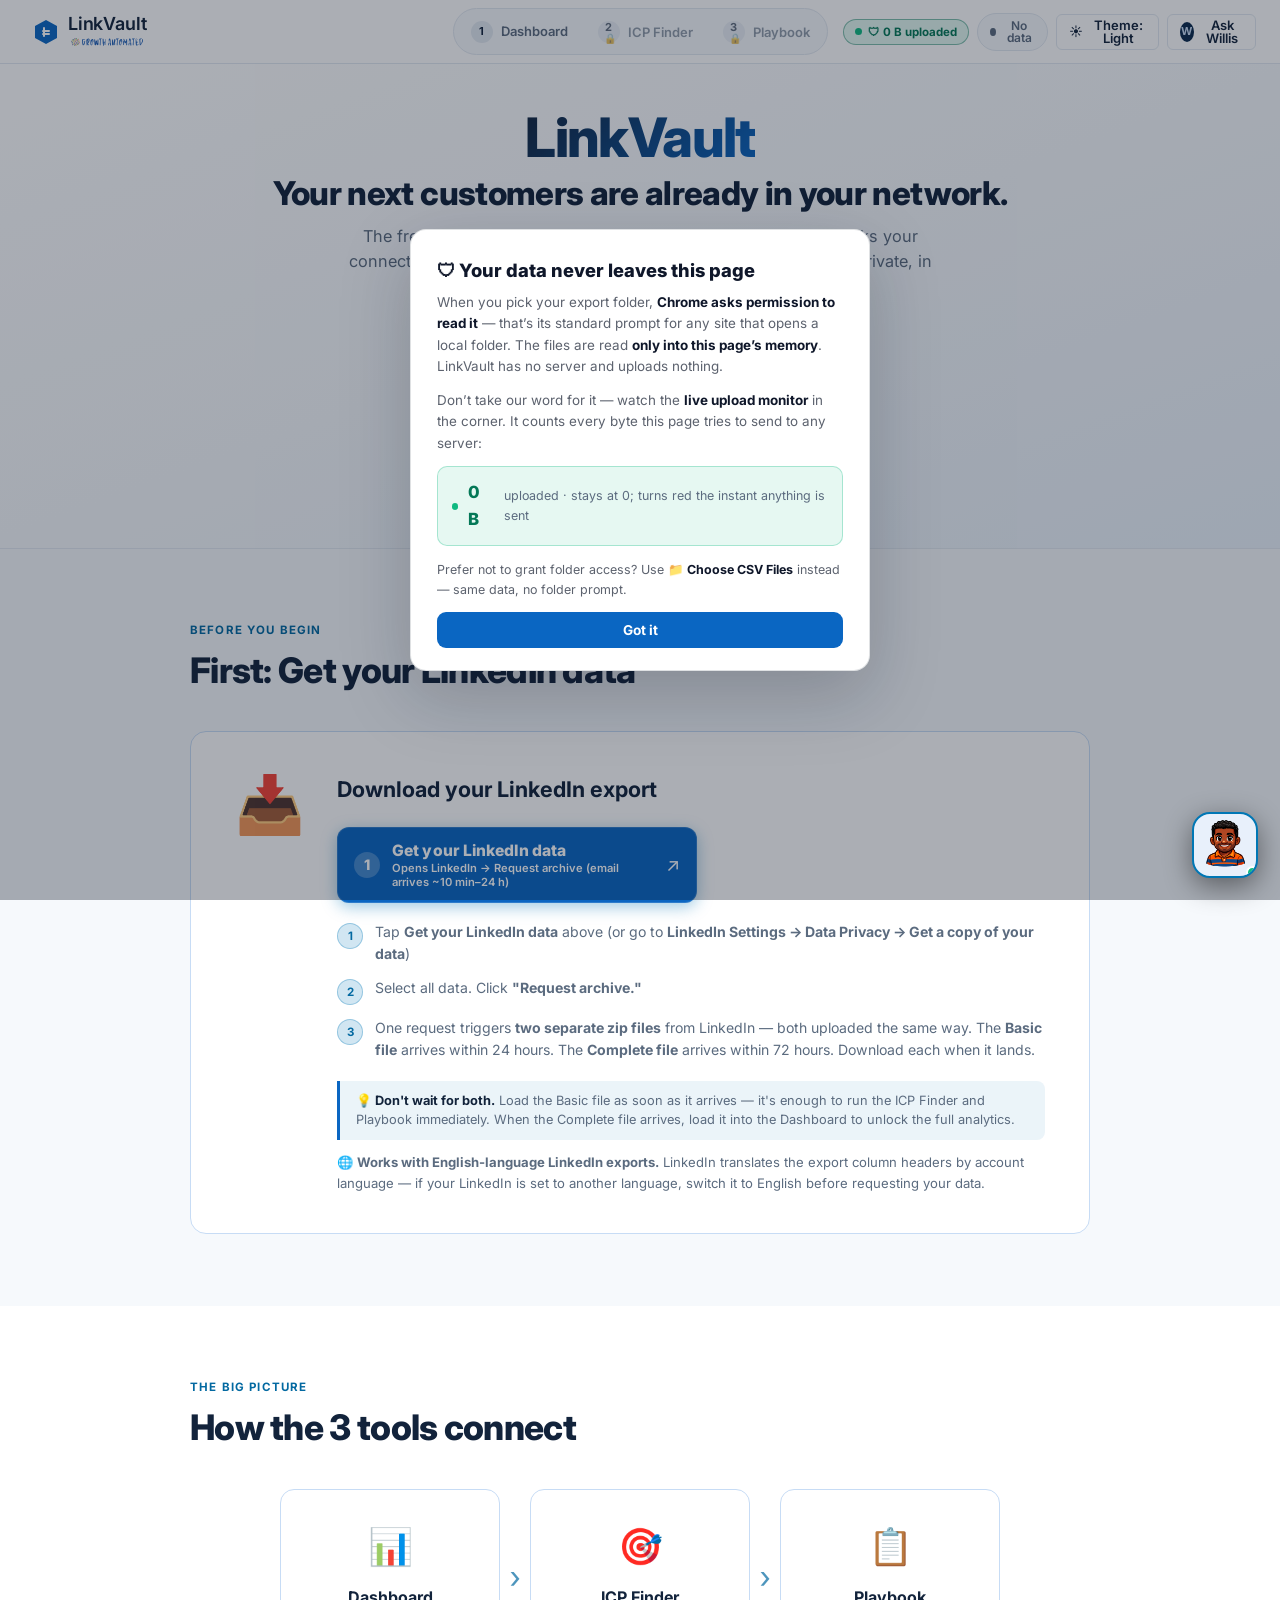
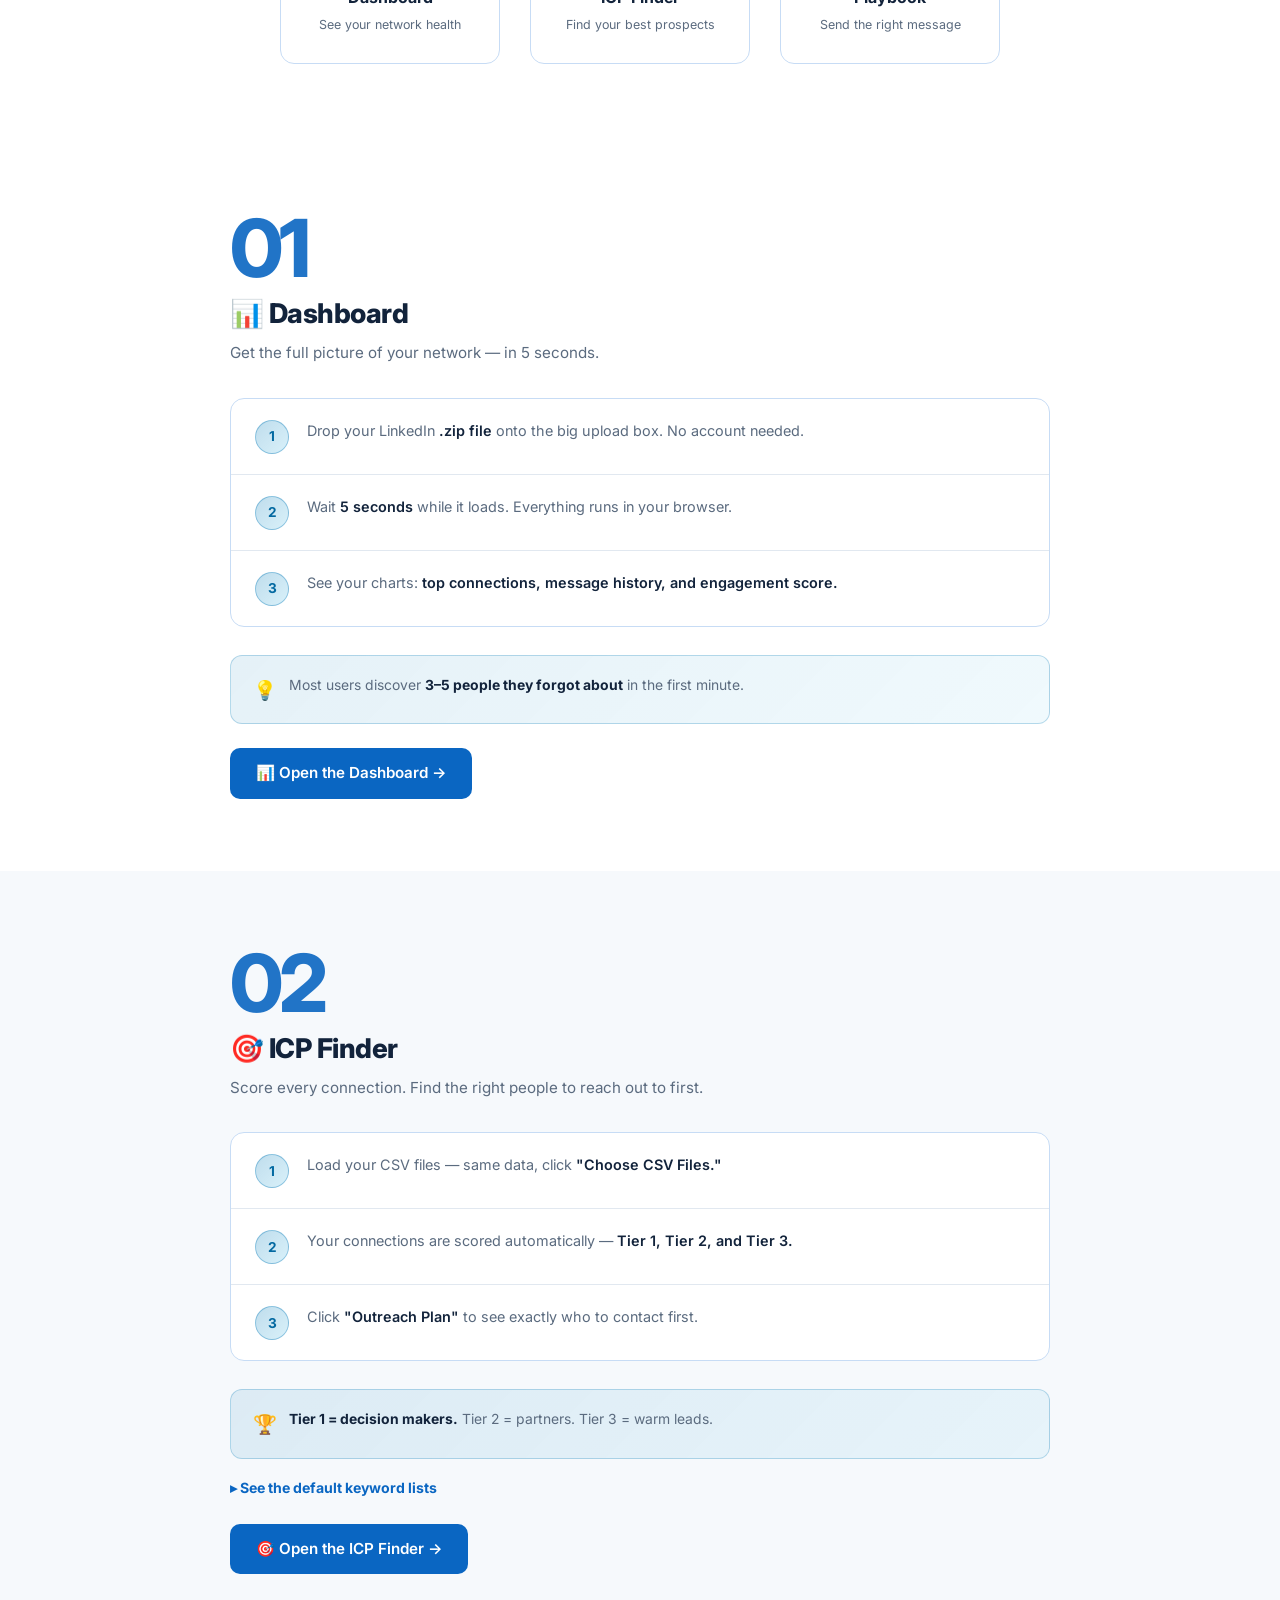
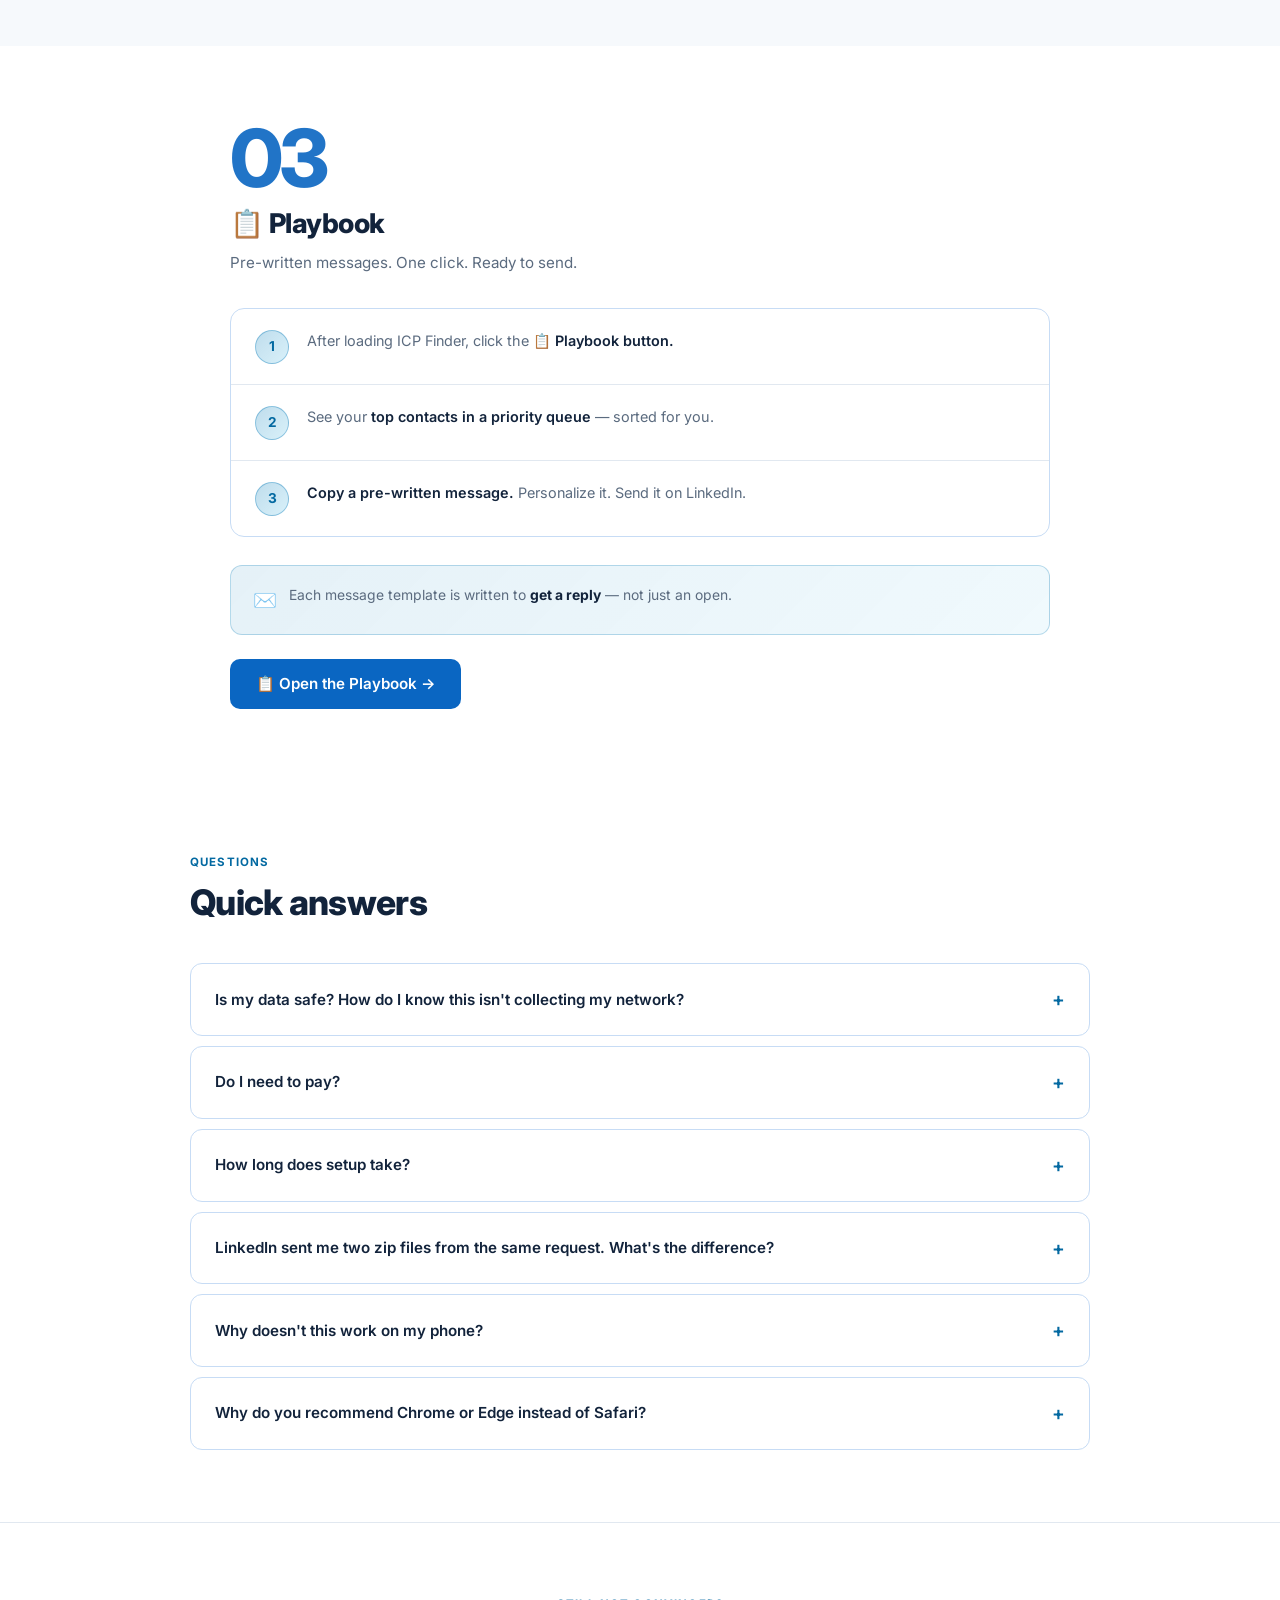
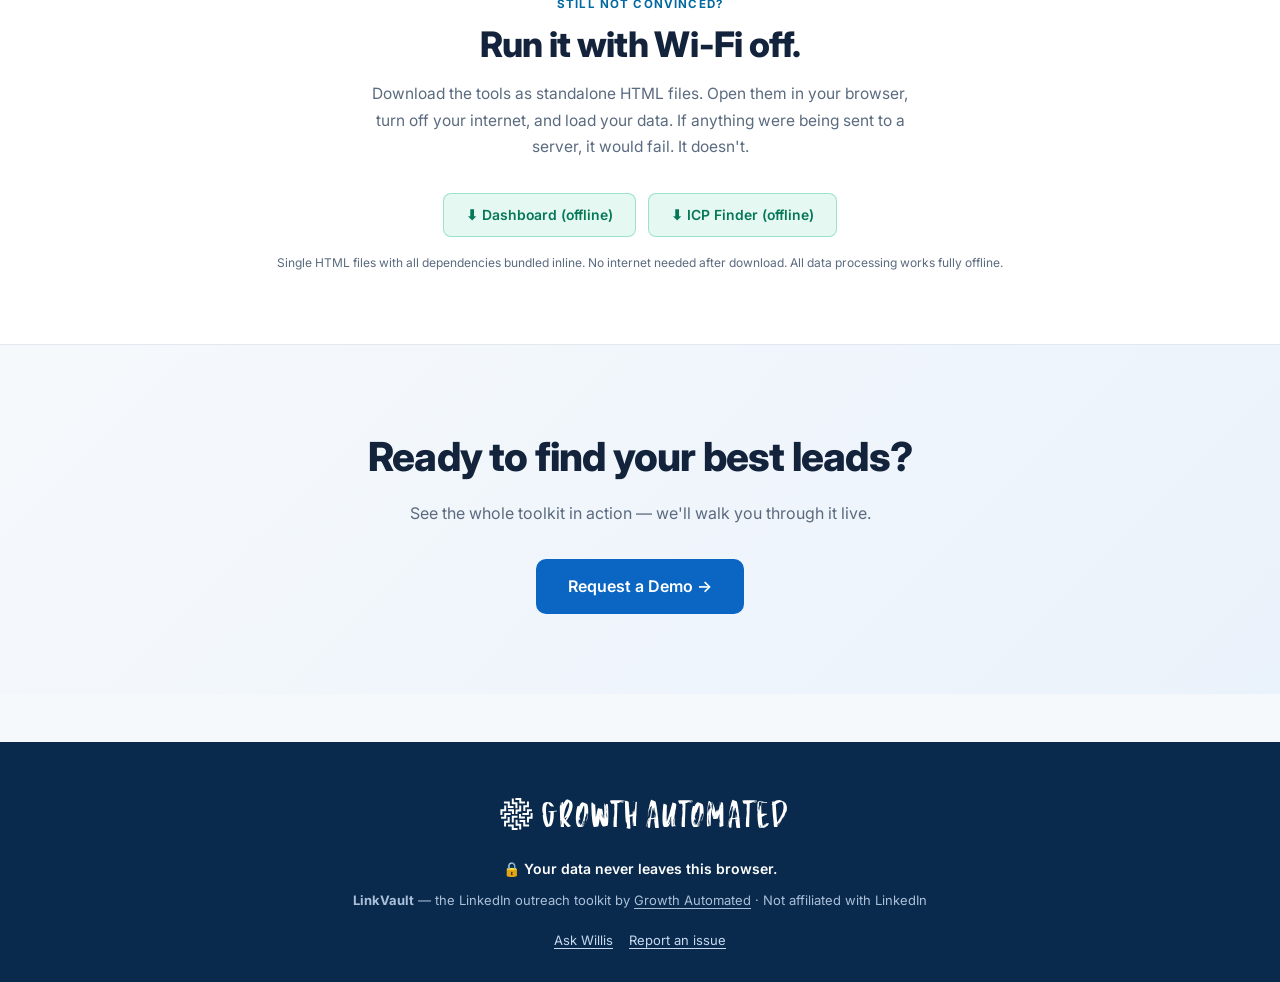
<file: how-to.html>
<!DOCTYPE html>
<html lang="en">
<head>
<script>(function(){try{var t=localStorage.getItem('ga_theme');document.documentElement.setAttribute('data-theme',t==='dark'?'dark':'light');}catch(e){document.documentElement.setAttribute('data-theme','light');}})();</script>
<script>window.__gaErrs=[];addEventListener('error',function(e){try{window.__gaErrs.push((e.message||'error')+' @'+((e.filename||'').split('/').pop())+':'+(e.lineno||0));if(window.__gaErrs.length>10)window.__gaErrs.shift();}catch(_){}});</script>
<meta charset="UTF-8">
<meta name="viewport" content="width=device-width, initial-scale=1.0">
<title>LinkVault · How It Works</title>
<link href="https://fonts.googleapis.com/css2?family=Inter:wght@300;400;500;600;700;800&family=Assistant:wght@400;600;700;800&display=swap" rel="stylesheet">
<link rel="stylesheet" href="tokens.css?v=1">
<link rel="stylesheet" href="chrome.css?v=8">
<style>
/* Phase 4b: how-to's legacy --bg/--tx/--li scheme now aliases through Kimi's
   --lv-* tokens (defined in tokens.css). One unified palette drives light
   and dark; theming propagates automatically. */
:root {
  --bg:    var(--lv-page,   #F6F9FC);
  --bg2:   var(--lv-card,   #FFFFFF);
  --bg3:   var(--lv-page,   #F6F9FC);
  --bg4:   var(--lv-tint,   #EAF2FB);
  --card:  var(--lv-card,   #FFFFFF);
  --border: var(--lv-border,#E1E8F0);
  --border2:var(--lv-tintline,#C7DCF5);
  --li:    var(--lv-primary,#0A66C2);
  --li2:   var(--lv-primary,#0A66C2);
  --glow:  rgba(10,102,194,0.15);
  --tx:    var(--lv-ink,    #12233B);
  --tx2:   var(--lv-sub,    #5B6B7F);
  --tx3:   var(--lv-sub,    #5B6B7F);
  /* Gradients and chrome helpers — light defaults; dark override below */
  --hdr-grad:   linear-gradient(135deg, var(--lv-card,#fff), var(--lv-page,#F6F9FC));
  --hero-grad:  linear-gradient(160deg, var(--lv-card,#fff) 0%, var(--lv-page,#F6F9FC) 50%, var(--lv-tint,#EAF2FB) 100%);
  --head-grad:  linear-gradient(135deg, var(--lv-ink,#12233B) 0%, var(--lv-primary,#0A66C2) 100%);
  --cta-grad:   linear-gradient(135deg, var(--lv-page,#F6F9FC), var(--lv-tint,#EAF2FB));
  --hover-strong:var(--lv-tint,#EAF2FB);
  --nav-idle:   var(--lv-sub,#5B6B7F);
  --nav-idle-hover:var(--lv-ink,#12233B);
}
[data-theme="dark"]{
  /* Only the gradient helpers need explicit dark tuning; all the --bg/--tx
     above re-resolve through tokens.css's dark override block automatically. */
  --hdr-grad:  linear-gradient(135deg, #0a0f1e, #0d1525);
  --hero-grad: linear-gradient(160deg, #0a0f1e 0%, #0d1525 50%, #0a1628 100%);
  --head-grad: linear-gradient(135deg, #f0f4ff 0%, #a5c8f0 100%);
  --cta-grad:  linear-gradient(135deg, #0a0f1e, #0a1628);
  --hover-strong:rgba(255,255,255,0.08);
}
[data-theme="light"]{
  /* Preserved for rules outside the Kimi palette that explicitly check this
     attribute. All token values below are duplicates of the :root defaults
     above — kept so attribute-selector specificity still applies. */
  --li2:#0369a1;
  --dlgreen:#047857;
  --warn:#b45309;
  --ok:#047857;
}
*{margin:0;padding:0;box-sizing:border-box;}
body{font-family:'Inter',-apple-system,sans-serif;background:var(--bg);color:var(--tx);min-height:100vh;line-height:1.6;}
a{color:var(--li2);text-decoration:none;}
a:hover{color:var(--tx);text-decoration:underline;}

/* ── HEADER ── */
.hdr{
  background:var(--hdr-grad);
  border-bottom:1px solid var(--border);
  padding:18px 40px;
  display:flex;
  justify-content:space-between;
  align-items:center;
  position:sticky;
  top:0;
  z-index:200;
}
.hdr-l{flex:1 1 0;min-width:0;display:flex;align-items:center;gap:12px;}
.logo{display:flex;align-items:center;flex-shrink:0;}
.hdr-title{font-size:1rem;font-weight:700;}
.hdr-sub{font-size:0.72rem;color:var(--tx3);margin-top:1px;}
.hdr-nav{flex:0 0 auto;display:flex;align-items:center;gap:4px;}
.hdr-r{flex:1 1 0;display:flex;align-items:center;justify-content:flex-end;gap:10px;}
.nav-link{padding:7px 12px;border-radius:8px;font-size:0.78rem;font-weight:500;color:var(--nav-idle);text-decoration:none;transition:all 0.18s;white-space:nowrap;border:1px solid transparent;}
.nav-link:hover{background:var(--hover-strong);color:var(--nav-idle-hover);border-color:var(--border);text-decoration:none;}
.nav-link.active{color:var(--tx);background:rgba(0,160,220,0.26);border-color:rgba(0,160,220,0.44);font-weight:700;}
.theme-toggle{background:var(--hover-strong);color:var(--tx2);border:1px solid var(--border2);border-radius:8px;padding:8px 10px;font-size:0.95rem;line-height:1;cursor:pointer;transition:all 0.18s;}
.theme-toggle:hover{background:var(--bg4);color:var(--tx);}

/* ── HERO ── */
.hero{
  background:var(--hero-grad);
  border-bottom:1px solid var(--border);
  padding:44px 40px 40px;
  display:flex;flex-direction:column;align-items:center;
  text-align:center;
}
.hero-badge{
  display:inline-flex;align-items:center;gap:7px;
  background:rgba(0,119,181,0.12);
  border:1px solid rgba(0,119,181,0.3);
  border-radius:20px;
  padding:6px 15px;
  font-size:0.72rem;
  font-weight:600;
  color:var(--li2);
  margin:22px 0 0;
  letter-spacing:0.03em;
  text-transform:uppercase;
  cursor:pointer;font-family:inherit;transition:all .15s;
}
.hero-badge:hover{background:rgba(0,119,181,0.22);border-color:rgba(0,119,181,0.55);}
.hero-badge .hb-mon{font-weight:800;color:var(--tx);}
[data-theme="light"] .hero-badge{color:#075985;border-color:rgba(0,119,181,0.45);}
.hero h1{
  font-size:clamp(2.1rem,5vw,3.4rem);
  font-weight:800;
  line-height:1.08;
  letter-spacing:-0.03em;
  margin-bottom:6px;
  background:var(--head-grad);
  -webkit-background-clip:text;
  -webkit-text-fill-color:transparent;
  background-clip:text;
}
.hero-vp{
  font-size:clamp(1.4rem,2.7vw,2.05rem);
  font-weight:800;color:var(--tx);
  line-height:1.15;letter-spacing:-0.02em;
  margin:2px 0 12px;
  white-space:nowrap;   /* one clean line on desktop — no wrap */
}
.hero-sub{
  font-size:1.02rem;
  color:var(--tx2);
  max-width:600px;margin:0 auto;
  font-weight:400;line-height:1.5;
}
.hero-getdata{margin:22px auto 0;}
.hero-btns{display:flex;gap:12px;justify-content:center;flex-wrap:wrap;margin-top:14px;}
.btn{
  display:inline-flex;align-items:center;gap:8px;
  padding:13px 26px;
  border-radius:10px;
  font-size:0.9rem;
  font-weight:600;
  cursor:pointer;
  border:none;
  font-family:inherit;
  transition:all 0.2s;
  text-decoration:none;
}
.btn-primary{background:var(--li);color:#fff;}
.btn-primary:hover{background:var(--li2);text-decoration:none;}
.btn-outline{background:transparent;color:var(--tx2);border:1px solid var(--border2);}
.btn-outline:hover{background:var(--bg4);color:var(--tx);text-decoration:none;}

/* ── SECTIONS ── */
.section{padding:72px 40px;}
.section-alt{background:var(--bg2);}
.section-inner{max-width:900px;margin:0 auto;}
.section-label{
  font-size:0.72rem;
  font-weight:700;
  letter-spacing:0.1em;
  text-transform:uppercase;
  color:var(--li2);
  margin-bottom:10px;
}
.section-title{
  font-size:clamp(1.6rem,3vw,2.2rem);
  font-weight:800;
  line-height:1.2;
  letter-spacing:-0.02em;
  margin-bottom:40px;
}

/* ── BEFORE YOU START ── */
.before-card{
  background:var(--card);
  border:1px solid var(--border2);
  border-radius:16px;
  padding:40px 44px;
  display:flex;
  gap:32px;
  align-items:flex-start;
}
.before-emoji{font-size:56px;line-height:1;flex-shrink:0;margin-top:4px;}
.before-content{flex:1;}
.before-content h3{
  font-size:1.35rem;
  font-weight:700;
  margin-bottom:20px;
}
.mini-steps{display:flex;flex-direction:column;gap:12px;margin-bottom:20px;}
.mini-step{
  display:flex;
  align-items:flex-start;
  gap:12px;
}
.mini-num{
  min-width:26px;height:26px;
  background:rgba(0,119,181,0.18);
  border:1px solid rgba(0,119,181,0.3);
  border-radius:50%;
  display:flex;align-items:center;justify-content:center;
  font-size:0.72rem;font-weight:700;
  color:var(--li2);
  flex-shrink:0;
  margin-top:2px;
}
.mini-step p{font-size:0.88rem;color:var(--tx2);line-height:1.55;}
/* CR-2 — primary "get your LinkedIn data" CTA (solid --li #0077B5 + white = 4.88:1, AA in both themes) */
.btn-getdata{display:flex;align-items:center;gap:12px;width:100%;max-width:360px;margin:2px auto 16px;padding:13px 16px;background:var(--li);color:#fff;border-radius:12px;text-decoration:none;font-family:inherit;box-shadow:0 4px 16px rgba(0,119,181,0.38);border:1px solid rgba(255,255,255,0.14);transition:transform .12s ease,box-shadow .12s ease;}
.before-card .btn-getdata{margin:2px 0 18px;}
.btn-getdata:hover{transform:translateY(-1px);box-shadow:0 7px 22px rgba(0,119,181,0.5);}
.btn-getdata .bgd-num{flex:0 0 auto;width:26px;height:26px;border-radius:50%;background:rgba(255,255,255,0.24);color:#fff;font-weight:800;font-size:0.9rem;display:flex;align-items:center;justify-content:center;}
.btn-getdata .bgd-txt{display:flex;flex-direction:column;align-items:flex-start;line-height:1.25;text-align:left;flex:1 1 auto;}
.btn-getdata .bgd-txt b{font-size:0.98rem;font-weight:800;color:#fff;letter-spacing:.1px;}
.btn-getdata .bgd-sub{font-size:0.7rem;font-weight:600;color:#fff;margin-top:1px;}
.btn-getdata .bgd-arw{flex:0 0 auto;font-size:1.15rem;color:#fff;}
.tip-box{
  background:rgba(0,119,181,0.08);
  border-left:3px solid var(--li);
  border-radius:0 8px 8px 0;
  padding:10px 16px;
  font-size:0.8rem;
  color:var(--tx2);
  line-height:1.55;
}
.tip-box strong{color:var(--tx);}

/* ── FLOW DIAGRAM ── */
.flow-wrap{
  display:flex;
  align-items:center;
  gap:0;
  justify-content:center;
}
.flow-card{
  background:var(--card);
  border:1px solid var(--border2);
  border-radius:14px;
  padding:28px 24px;
  text-align:center;
  flex:1;
  max-width:220px;
  transition:border-color 0.2s;
}
.flow-card:hover{border-color:rgba(0,119,181,0.45);}
.flow-card a{text-decoration:none;}
.flow-emoji{font-size:36px;margin-bottom:10px;display:block;}
.flow-name{font-size:1rem;font-weight:700;color:var(--tx);margin-bottom:4px;}
.flow-tag{font-size:0.78rem;color:var(--tx3);}
.flow-arrow{
  font-size:2rem;
  color:var(--li2);
  padding:0 10px;
  flex-shrink:0;
  user-select:none;
  opacity:0.7;
}

/* ── TOOL STEPS ── */
.tool-section{padding:72px 40px;}
.tool-section:nth-child(even){background:var(--bg2);}
.tool-inner{max-width:820px;margin:0 auto;}
.step-number{
  font-size:5rem;
  font-weight:800;
  line-height:1;
  color:var(--li);
  letter-spacing:-0.05em;
  opacity:0.9;
  margin-bottom:4px;
}
.tool-name{
  font-size:1.7rem;
  font-weight:800;
  letter-spacing:-0.02em;
  margin-bottom:6px;
}
.tool-tag{
  font-size:0.95rem;
  color:var(--tx2);
  margin-bottom:32px;
  font-weight:400;
}
.steps-list{
  display:flex;
  flex-direction:column;
  gap:0;
  margin-bottom:28px;
  border:1px solid var(--border2);
  border-radius:14px;
  overflow:hidden;
  background:var(--card);
}
.step-row{
  display:flex;
  align-items:flex-start;
  gap:18px;
  padding:20px 24px;
  border-bottom:1px solid var(--border);
}
.step-row:last-child{border-bottom:none;}
.step-badge{
  min-width:34px;height:34px;
  background:linear-gradient(135deg,rgba(0,119,181,0.25),rgba(0,160,220,0.15));
  border:1px solid rgba(0,119,181,0.35);
  border-radius:50%;
  display:flex;align-items:center;justify-content:center;
  font-size:0.85rem;font-weight:700;
  color:var(--li2);
  flex-shrink:0;
  margin-top:1px;
}
.step-text{font-size:0.9rem;color:var(--tx2);line-height:1.6;}
.step-text strong{color:var(--tx);font-weight:600;}
.callout{
  background:linear-gradient(135deg,rgba(0,119,181,0.1),rgba(0,160,220,0.06));
  border:1px solid rgba(0,119,181,0.25);
  border-radius:12px;
  padding:18px 22px;
  font-size:0.87rem;
  color:var(--tx2);
  line-height:1.6;
  display:flex;
  gap:12px;
  align-items:flex-start;
}
.callout-icon{font-size:1.2rem;flex-shrink:0;margin-top:1px;}
.callout p strong{color:var(--tx);}

/* ── FAQ ── */
.faq-list{display:flex;flex-direction:column;gap:10px;}
.faq-item{
  background:var(--card);
  border:1px solid var(--border2);
  border-radius:12px;
  overflow:hidden;
}
/* Checkbox trick for pure-CSS accordion */
.faq-toggle{display:none;}
.faq-label{
  display:flex;
  justify-content:space-between;
  align-items:center;
  padding:20px 24px;
  cursor:pointer;
  font-size:0.95rem;
  font-weight:600;
  color:var(--tx);
  user-select:none;
  transition:background 0.2s;
}
.faq-label:hover{background:var(--bg4);}
.faq-icon{
  font-size:1.2rem;
  color:var(--li2);
  transition:transform 0.25s;
  flex-shrink:0;
}
.faq-toggle:checked ~ .faq-label .faq-icon{transform:rotate(45deg);}
.faq-body{
  max-height:0;
  overflow:hidden;
  transition:max-height 0.3s ease;
}
.faq-toggle:checked ~ .faq-body{max-height:600px;}
.faq-body-inner{
  padding:0 24px 20px;
  font-size:0.88rem;
  color:var(--tx2);
  line-height:1.7;
  border-top:1px solid var(--border);
  padding-top:16px;
  margin:0 24px;
}
/* override margin for border-top trick */
.faq-body .faq-body-inner{margin:0;padding:16px 24px 20px;}

/* ── CTA SECTION ── */
.cta-section{
  background:var(--cta-grad);
  border-top:1px solid var(--border);
  padding:80px 40px;
  text-align:center;
}
.cta-title{
  font-size:clamp(1.8rem,3.5vw,2.5rem);
  font-weight:800;
  letter-spacing:-0.02em;
  margin-bottom:12px;
}
.cta-sub{
  font-size:1rem;
  color:var(--tx2);
  margin-bottom:32px;
}

/* ── FOOTER ── */
.footer{
  background:var(--bg2);
  border-top:1px solid var(--border);
  padding:20px 40px;
  text-align:center;
}
.footer p{
  font-size:0.75rem;
  color:var(--tx3);
}

/* ── RESPONSIVE ── */
@media(max-width:768px){
  .hdr{padding:11px 14px;gap:8px;flex-wrap:wrap;}
  .hdr-l{flex:0 1 auto;}
  .hdr-r{flex:1 1 auto;flex-wrap:wrap;justify-content:flex-end;gap:7px;}
  .hdr-title{font-size:0.95rem;}
  .hdr-sub{display:none;}
  .hero{padding:30px 20px 34px;min-height:0;display:block;}
  .hero h1{font-size:2.4rem;}
  .hero-vp{white-space:normal;text-wrap:balance;font-size:1.5rem;max-width:15ch;margin:6px auto 14px;}
  .hero-sub{margin:0 auto 18px;}
  .hero-getdata{margin:18px auto;}
  .section{padding:52px 20px;}
  .tool-section{padding:52px 20px;}
  .before-card{flex-direction:column;gap:20px;padding:28px 24px;}
  .before-emoji{font-size:44px;}
  .flow-wrap{flex-direction:column;gap:0;}
  .flow-card{max-width:100%;width:100%;}
  .flow-arrow{
    transform:rotate(90deg);
    padding:4px 0;
    font-size:1.8rem;
  }
  .step-number{font-size:3.8rem;}
  .cta-section{padding:56px 20px;}
  .footer{padding:16px 20px;}
}
.ga-logo{display:block;width:188px;height:29px;background:url('logo-white.svg') left center/contain no-repeat;flex-shrink:0;}
[data-theme="light"] .ga-logo{background-image:url('logo-color.svg');}
.ga-logo ~ *{display:none;}
.lv-brand{display:flex;align-items:center;gap:10px;text-decoration:none;}
.lv-mark{height:40px;width:auto;display:block;flex-shrink:0;}
.lv-text{display:flex;flex-direction:column;line-height:1.08;gap:3px;}
.lv-word{font-family:'Assistant',sans-serif;font-weight:700;font-size:1.15rem;color:#f0f4ff;letter-spacing:-0.01em;}
.lv-ga{height:18px;width:115px;background:url('logo-white.svg') left center/contain no-repeat;display:block;}
[data-theme="light"] .lv-word{color:#0f172a;}
[data-theme="light"] .lv-ga{background-image:url('logo-color.svg');}
@media(min-width:681px) and (max-width:950px){.lv-ga{display:none;}}
@media(max-width:680px){.hdr-nav .nav-link{display:none;}} /* match the app pages: full nav ≥681px, hidden below */ /* #6: hide GA sub-logo in the tight nav band (stays in footer) */
.lv-brand ~ *{display:none;}
.lv-footer{text-align:center;padding:46px 20px 40px;border-top:1px solid rgba(255,255,255,0.08);margin-top:48px;}
[data-theme="light"] .lv-footer{border-top-color:rgba(15,23,42,0.1);}
.lv-foot-logo{display:block;height:56px;width:360px;max-width:78%;margin:0 auto 14px;background:url('logo-white.svg') center/contain no-repeat;}
[data-theme="light"] .lv-foot-logo{background-image:url('logo-color.svg');}
.lv-foot-tag{font-size:0.86rem;color:rgba(240,244,255,0.6);margin:0 0 6px;}
[data-theme="light"] .lv-foot-tag{color:rgba(15,23,42,0.6);}
.lv-foot-tag b{color:inherit;}
.lv-foot-links{font-size:0.75rem;color:rgba(240,244,255,0.55);margin:0;}
.lv-foot-links a{color:inherit;text-decoration:none;}
[data-theme="light"] .lv-foot-links{color:rgba(15,23,42,0.62);}

/* WCAG light-mode overrides (July 7 2026) — dark values unchanged */
[data-theme="light"] .pm-title{color:#047857;}
[data-theme="light"] .pm-file{color:#0f172a;}
[data-theme="light"] .pm-loc{color:#047857;border-color:rgba(4,120,87,0.4);}
[data-theme="light"] .btn-sample{color:#047857;border-color:rgba(4,120,87,0.5);}
[data-theme="light"] .lv-foot-links{color:rgba(15,23,42,0.62);}
/* Header crowding fix: below 1000px the brand + nav + controls no longer fit on one
   row — .hdr-l would shrink to 0 (min-width:0) and the brand overlapped the nav. Let the
   header wrap and drop the nav to its own centered row instead of colliding. */
@media(max-width:1000px){
  .hdr{flex-wrap:wrap;}
  .hdr-l{flex:1 1 auto;min-width:auto;}
  .hdr-r{flex:0 0 auto;}
  .hdr-nav{order:3;flex:1 0 100%;justify-content:center;margin-top:9px;}
}
</style>
<link rel="icon" type="image/x-icon" href="favicon.ico">
<link rel="icon" type="image/png" sizes="32x32" href="favicon-32x32.png">
<link rel="icon" type="image/png" sizes="16x16" href="favicon-16x16.png">
<link rel="apple-touch-icon" href="apple-touch-icon.png">
<meta name="theme-color" content="#0A66C2">
</head>
<body>

<!-- ══════════════════════════════════════════
     HEADER
══════════════════════════════════════════ -->
<header class="lv-hdr">
  <div class="lv-hdr-l">
    <a href="how-to.html" class="lv-hdr-brand" aria-label="LinkVault, by Growth Automated — home">
      <svg class="lv-hdr-brand-mark" viewBox="0 0 28 28" fill="none" aria-hidden="true">
        <path d="M14 2L25 8V20L14 26L3 20V8L14 2Z" fill="currentColor"/>
        <path d="M11 13H17M11 16H17M12 10V18" stroke="#fff" stroke-width="2" stroke-linecap="round"/>
      </svg>
      <span class="lv-hdr-brand-text"><span class="lv-hdr-brand-word">LinkVault</span><span class="lv-hdr-brand-ga" role="img" aria-label="by Growth Automated"></span></span>
    </a>
  </div>
  <nav class="lv-hdr-c" aria-label="LinkVault workflow steps">
    <ol class="lv-steps">
      <li><a href="dashboard.html" class="lv-step" data-step="dashboard"><span class="lv-step-num"><span class="lv-step-num-digit">1</span></span><span class="lv-step-label">Dashboard</span></a></li>
      <li><a href="icp-finder.html" class="lv-step" data-step="icp"><span class="lv-step-num"><span class="lv-step-num-digit">2</span></span><span class="lv-step-label">ICP Finder</span></a></li>
      <li><a href="playbook.html" class="lv-step" data-step="playbook"><span class="lv-step-num"><span class="lv-step-num-digit">3</span></span><span class="lv-step-label">Playbook</span></a></li>
    </ol>
  </nav>
  <div class="lv-hdr-r">
    <button type="button" class="lv-data-chip is-empty" id="lv-data-chip" aria-label="Data status"><span class="lv-dot" aria-hidden="true"></span><span class="lv-data-chip-text">No data</span></button>
    <button type="button" class="lv-btn" id="lv-add-files-btn"><span class="lv-btn-label">Add files</span></button>
    <button type="button" class="lv-btn" id="lv-theme-btn" aria-label="Toggle theme"><span class="lv-theme-icon" aria-hidden="true">☀️</span><span class="lv-theme-label">Theme: Light</span></button>
    <button type="button" class="lv-btn" id="lv-willis-btn"><span class="lv-willis-avatar" aria-hidden="true">W</span><span class="lv-btn-label">Ask Willis</span></button>
  </div>
</header>

<!-- ══════════════════════════════════════════
     HERO
══════════════════════════════════════════ -->
<section class="hero">
  <h1>LinkVault</h1>
  <p class="hero-vp">Your next customers are already in your network.</p>
  <p class="hero-sub">The free LinkedIn outreach toolkit by Growth Automated — it ranks your connections into a prioritized outreach list: who to message first. Private, in your browser.</p>
  <a class="btn-getdata hero-getdata" href="https://www.linkedin.com/mypreferences/d/download-my-data" target="_blank" rel="noopener" title="Opens LinkedIn in a new tab">
    <span class="bgd-num">1</span>
    <span class="bgd-txt"><b>Get your LinkedIn data</b><span class="bgd-sub">Opens LinkedIn → Request archive (email arrives ~10 min–24 h)</span></span>
    <span class="bgd-arw">↗</span>
  </a>
  <div class="hero-btns">
    <a class="btn btn-outline" href="#flow">Watch the Flow ↓</a>
  </div>
  <button type="button" class="hero-badge" onclick="window.openPrivacyMonitor&&window.openPrivacyMonitor()" title="See the live upload monitor — it counts every byte this page sends">🔒 100% local · No server · <span class="hb-mon">watch the live monitor ↗</span></button>
</section>

<!-- ══════════════════════════════════════════
     BEFORE YOU START
══════════════════════════════════════════ -->
<section class="section" id="start">
  <div class="section-inner">
    <div class="section-label">Before you begin</div>
    <h2 class="section-title">First: Get your LinkedIn data</h2>

    <div class="before-card">
      <div class="before-emoji">📥</div>
      <div class="before-content">
        <h3>Download your LinkedIn export</h3>
        <a class="btn-getdata" href="https://www.linkedin.com/mypreferences/d/download-my-data" target="_blank" rel="noopener" title="Opens LinkedIn in a new tab">
          <span class="bgd-num">1</span>
          <span class="bgd-txt"><b>Get your LinkedIn data</b><span class="bgd-sub">Opens LinkedIn → Request archive (email arrives ~10 min–24 h)</span></span>
          <span class="bgd-arw">↗</span>
        </a>
        <div class="mini-steps">
          <div class="mini-step">
            <div class="mini-num">1</div>
            <p>Tap <strong>Get your LinkedIn data</strong> above (or go to <strong>LinkedIn Settings → Data Privacy → Get a copy of your data</strong>)</p>
          </div>
          <div class="mini-step">
            <div class="mini-num">2</div>
            <p>Select all data. Click <strong>"Request archive."</strong></p>
          </div>
          <div class="mini-step">
            <div class="mini-num">3</div>
            <p>One request triggers <strong>two separate zip files</strong> from LinkedIn — both uploaded the same way. The <strong>Basic file</strong> arrives within 24 hours. The <strong>Complete file</strong> arrives within 72 hours. Download each when it lands.</p>
          </div>
        </div>
        <div class="tip-box">
          <strong>💡 Don't wait for both.</strong> Load the Basic file as soon as it arrives — it's enough to run the ICP Finder and Playbook immediately. When the Complete file arrives, load it into the Dashboard to unlock the full analytics.
        </div>
        <p style="font-size:0.82rem;color:var(--tx2);margin-top:12px;line-height:1.55;">🌐 <strong>Works with English-language LinkedIn exports.</strong> LinkedIn translates the export column headers by account language — if your LinkedIn is set to another language, switch it to English before requesting your data.</p>
      </div>
    </div>
  </div>
</section>

<!-- ══════════════════════════════════════════
     THE FLOW
══════════════════════════════════════════ -->
<section class="section section-alt" id="flow">
  <div class="section-inner">
    <div class="section-label">The big picture</div>
    <h2 class="section-title">How the 3 tools connect</h2>

    <div class="flow-wrap">
      <div class="flow-card">
        <a href="dashboard.html">
          <span class="flow-emoji">📊</span>
          <div class="flow-name">Dashboard</div>
          <div class="flow-tag">See your network health</div>
        </a>
      </div>

      <div class="flow-arrow">›</div>

      <div class="flow-card">
        <a href="icp-finder.html">
          <span class="flow-emoji">🎯</span>
          <div class="flow-name">ICP Finder</div>
          <div class="flow-tag">Find your best prospects</div>
        </a>
      </div>

      <div class="flow-arrow">›</div>

      <div class="flow-card">
        <a href="outreach-playbook-demo.html">
          <span class="flow-emoji">📋</span>
          <div class="flow-name">Playbook</div>
          <div class="flow-tag">Send the right message</div>
        </a>
      </div>
    </div>
  </div>
</section>

<!-- ══════════════════════════════════════════
     TOOL 1 — DASHBOARD
══════════════════════════════════════════ -->
<section class="tool-section" id="dashboard">
  <div class="tool-inner">
    <div class="step-number">01</div>
    <div class="tool-name">📊 Dashboard</div>
    <div class="tool-tag">Get the full picture of your network — in 5 seconds.</div>

    <div class="steps-list">
      <div class="step-row">
        <div class="step-badge">1</div>
        <div class="step-text">Drop your LinkedIn <strong>.zip file</strong> onto the big upload box. No account needed.</div>
      </div>
      <div class="step-row">
        <div class="step-badge">2</div>
        <div class="step-text">Wait <strong>5 seconds</strong> while it loads. Everything runs in your browser.</div>
      </div>
      <div class="step-row">
        <div class="step-badge">3</div>
        <div class="step-text">See your charts: <strong>top connections, message history, and engagement score.</strong></div>
      </div>
    </div>

    <div class="callout">
      <span class="callout-icon">💡</span>
      <p>Most users discover <strong>3–5 people they forgot about</strong> in the first minute.</p>
    </div>

    <a class="btn btn-primary" href="dashboard.html" style="margin-top:24px;display:inline-flex;font-size:0.95rem;">📊 Open the Dashboard →</a>
  </div>
</section>

<!-- ══════════════════════════════════════════
     TOOL 2 — ICP FINDER
══════════════════════════════════════════ -->
<section class="tool-section" id="icp-finder">
  <div class="tool-inner">
    <div class="step-number">02</div>
    <div class="tool-name">🎯 ICP Finder</div>
    <div class="tool-tag">Score every connection. Find the right people to reach out to first.</div>

    <div class="steps-list">
      <div class="step-row">
        <div class="step-badge">1</div>
        <div class="step-text">Load your CSV files — same data, click <strong>"Choose CSV Files."</strong></div>
      </div>
      <div class="step-row">
        <div class="step-badge">2</div>
        <div class="step-text">Your connections are scored automatically — <strong>Tier 1, Tier 2, and Tier 3.</strong></div>
      </div>
      <div class="step-row">
        <div class="step-badge">3</div>
        <div class="step-text">Click <strong>"Outreach Plan"</strong> to see exactly who to contact first.</div>
      </div>
    </div>

    <div class="callout">
      <span class="callout-icon">🏆</span>
      <p><strong>Tier 1 = decision makers.</strong> Tier 2 = partners. Tier 3 = warm leads.</p>
    </div>

    <style>
      .ht-icp-faq{margin-top:18px;}
      .ht-icp-faq summary{cursor:pointer;font-weight:700;font-size:0.88rem;color:var(--li,#0A66C2);list-style:none;}
      .ht-icp-faq summary::-webkit-details-marker{display:none;}
      .ht-icp-faq summary::before{content:'▸ ';}
      .ht-icp-faq[open] summary::before{content:'▾ ';}
      .ht-icp-faq-body{margin-top:10px;font-size:0.82rem;line-height:1.6;color:var(--tx2,#475569);}
      .ht-icp-faq-body p{margin:0 0 8px;}
    </style>
    <details class="ht-icp-faq">
      <summary>See the default keyword lists</summary>
      <div class="ht-icp-faq-body">
        <p><b>T1 · Decision Maker</b> (job title) — founder, ceo, cmo, president, owner, VP / head of / director of marketing · growth · ecommerce…</p>
        <p><b>T2 · Ecosystem</b> (title + company) — e.g. shopify, klaviyo, gorgias, recharge, attentive… plus roles like fractional cmo, retention specialist…</p>
        <p><b>T3 · Adjacent</b> (job title) — marketing manager, digital · content · performance marketing, brand manager, growth, creative director…</p>
        <p style="opacity:.7;">First match wins (T1 → T2 → T3). Not your market? <b>✏️ Customize keywords</b> in the ICP Finder — or we'll build yours.</p>
      </div>
    </details>

    <a class="btn btn-primary" href="icp-finder.html" style="margin-top:24px;display:inline-flex;font-size:0.95rem;">🎯 Open the ICP Finder →</a>
  </div>
</section>

<!-- ══════════════════════════════════════════
     TOOL 3 — PLAYBOOK
══════════════════════════════════════════ -->
<section class="tool-section" id="playbook">
  <div class="tool-inner">
    <div class="step-number">03</div>
    <div class="tool-name">📋 Playbook</div>
    <div class="tool-tag">Pre-written messages. One click. Ready to send.</div>

    <div class="steps-list">
      <div class="step-row">
        <div class="step-badge">1</div>
        <div class="step-text">After loading ICP Finder, click the <strong>📋 Playbook button.</strong></div>
      </div>
      <div class="step-row">
        <div class="step-badge">2</div>
        <div class="step-text">See your <strong>top contacts in a priority queue</strong> — sorted for you.</div>
      </div>
      <div class="step-row">
        <div class="step-badge">3</div>
        <div class="step-text"><strong>Copy a pre-written message.</strong> Personalize it. Send it on LinkedIn.</div>
      </div>
    </div>

    <div class="callout">
      <span class="callout-icon">✉️</span>
      <p>Each message template is written to <strong>get a reply</strong> — not just an open.</p>
    </div>

    <a class="btn btn-primary" href="outreach-playbook-demo.html" style="margin-top:24px;display:inline-flex;font-size:0.95rem;">📋 Open the Playbook →</a>
  </div>
</section>

<!-- ══════════════════════════════════════════
     FAQ
══════════════════════════════════════════ -->
<section class="section section-alt" id="faq">
  <div class="section-inner">
    <div class="section-label">Questions</div>
    <h2 class="section-title">Quick answers</h2>

    <div class="faq-list">

      <!-- Q1 -->
      <div class="faq-item">
        <input type="checkbox" id="faq1" class="faq-toggle">
        <label class="faq-label" for="faq1">
          Is my data safe? How do I know this isn't collecting my network?
          <span class="faq-icon">+</span>
        </label>
        <div class="faq-body">
          <div class="faq-body-inner" style="line-height:1.8;">
            <p style="margin-bottom:10px;">Yes — and you don't have to take our word for it. This app is a static HTML file hosted on GitHub Pages. <strong>There is no server. It physically cannot receive your data.</strong> Everything runs in your browser's local memory and disappears the moment you close the tab.</p>
            <p style="margin-bottom:6px;">Three ways to verify this yourself:</p>
            <ol style="margin:0 0 12px 18px;display:flex;flex-direction:column;gap:6px;">
              <li><strong>Open DevTools → Network tab</strong> (right-click → Inspect). Load your data. You'll see requests for fonts and chart libraries — and nothing else. Zero bytes of your data sent anywhere.</li>
              <li><strong>Right-click → View Page Source.</strong> Every line of code is plain JavaScript. There are no upload calls, no tracking scripts, no analytics.</li>
              <li><strong>Run it with Wi-Fi off</strong> — download an offline bundle (see the downloads below), kill your network, and load your data. If anything were being sent anywhere, it would fail. It doesn't.</li>
            </ol>
          </div>
        </div>
      </div>

      <!-- Q2 -->
      <div class="faq-item">
        <input type="checkbox" id="faq2" class="faq-toggle">
        <label class="faq-label" for="faq2">
          Do I need to pay?
          <span class="faq-icon">+</span>
        </label>
        <div class="faq-body">
          <div class="faq-body-inner">
            No. All 3 tools are free. No account needed.
          </div>
        </div>
      </div>

      <!-- Q3 -->
      <div class="faq-item">
        <input type="checkbox" id="faq3" class="faq-toggle">
        <label class="faq-label" for="faq3">
          How long does setup take?
          <span class="faq-icon">+</span>
        </label>
        <div class="faq-body">
          <div class="faq-body-inner">
            About 5 minutes once you have your LinkedIn export. The tools load instantly.
          </div>
        </div>
      </div>

      <!-- Q4 -->
      <div class="faq-item">
        <input type="checkbox" id="faq4" class="faq-toggle">
        <label class="faq-label" for="faq4">
          LinkedIn sent me two zip files from the same request. What's the difference?
          <span class="faq-icon">+</span>
        </label>
        <div class="faq-body">
          <div class="faq-body-inner" style="line-height:1.8;">
            <p style="margin-bottom:12px;">One LinkedIn data request triggers two separate zip files — both uploaded exactly the same way (drag &amp; drop or Chrome/Edge folder picker). They just arrive at different times:</p>
            <p style="margin-bottom:8px;"><strong>Basic export</strong> — arrives within 24 hours. Contains your <strong>Connections</strong> and <strong>Messages</strong>. This is everything the ICP Finder and Playbook need — start here as soon as it lands.</p>
            <p style="margin-bottom:12px;"><strong>Complete export</strong> — arrives within 72 hours. Adds your Reactions, Comments, Posts, Invitations, and full profile history. Load this into the Dashboard to unlock engagement trends, content analysis, and your full network health score.</p>
            <table style="width:100%;border-collapse:collapse;font-size:0.82rem;margin-top:4px;">
              <thead>
                <tr style="border-bottom:1px solid var(--border2);">
                  <th style="text-align:left;padding:6px 8px;color:var(--tx3);font-weight:600;">Tool</th>
                  <th style="text-align:center;padding:6px 8px;color:var(--tx3);font-weight:600;">Basic file</th>
                  <th style="text-align:center;padding:6px 8px;color:var(--tx3);font-weight:600;">Complete file</th>
                </tr>
              </thead>
              <tbody>
                <tr style="border-bottom:1px solid var(--border);">
                  <td style="padding:7px 8px;color:var(--tx2);">📊 Dashboard</td>
                  <td style="text-align:center;padding:7px 8px;color:var(--warn,#f59e0b);">Partial — connections &amp; messages only</td>
                  <td style="text-align:center;padding:7px 8px;color:var(--ok,#10b981);">✓ Full analytics</td>
                </tr>
                <tr style="border-bottom:1px solid var(--border);">
                  <td style="padding:7px 8px;color:var(--tx2);">🎯 ICP Finder</td>
                  <td style="text-align:center;padding:7px 8px;color:var(--ok,#10b981);">✓ Fully works</td>
                  <td style="text-align:center;padding:7px 8px;color:var(--ok,#10b981);">✓ Fully works</td>
                </tr>
                <tr>
                  <td style="padding:7px 8px;color:var(--tx2);">📋 Playbook</td>
                  <td style="text-align:center;padding:7px 8px;color:var(--ok,#10b981);">✓ Fully works</td>
                  <td style="text-align:center;padding:7px 8px;color:var(--ok,#10b981);">✓ Fully works</td>
                </tr>
              </tbody>
            </table>
          </div>
        </div>
      </div>

      <!-- Q5 -->
      <div class="faq-item">
        <input type="checkbox" id="faq5" class="faq-toggle">
        <label class="faq-label" for="faq5">
          Why doesn't this work on my phone?
          <span class="faq-icon">+</span>
        </label>
        <div class="faq-body">
          <div class="faq-body-inner" style="line-height:1.8;">
            <p style="margin-bottom:10px;">These are <strong style="color:var(--tx);">desktop tools by design</strong> — dense dashboards, large contact tables, and 18 charts that need real screen width to be readable.</p>
            <p>There's also a hard technical reason: loading your export uses the browser's folder/file picker (the File System Access API), which <strong style="color:var(--tx);">mobile browsers don't support</strong>. You can read this page and explore the demos on a phone, but to load your own data use a laptop or desktop.</p>
          </div>
        </div>
      </div>

      <!-- Q6 -->
      <div class="faq-item">
        <input type="checkbox" id="faq6" class="faq-toggle">
        <label class="faq-label" for="faq6">
          Why do you recommend Chrome or Edge instead of Safari?
          <span class="faq-icon">+</span>
        </label>
        <div class="faq-body">
          <div class="faq-body-inner" style="line-height:1.8;">
            <p style="margin-bottom:10px;">It works in Safari too — Chrome and Edge just give the smoothest path, for two reasons: <em>(Firefox isn't supported.)</em></p>
            <ol style="margin:0 0 0 18px;display:flex;flex-direction:column;gap:8px;">
              <li><strong style="color:var(--tx);">One-click folder upload.</strong> The "Select Export Folder" button uses the File System Access API, which only Chrome and Edge support. In Safari you pick the CSV files manually instead — a couple extra clicks, same result.</li>
              <li><strong style="color:var(--tx);">Storage headroom.</strong> Safari caps per-tab storage (~5MB) lower than Chrome (~10MB), so very large networks (10k+ connections) can hit the limit. Either way, nothing ever leaves your browser.</li>
            </ol>
          </div>
        </div>
      </div>

    </div>
  </div>
</section>

<!-- ══════════════════════════════════════════
     OFFLINE VERSION
══════════════════════════════════════════ -->
<section class="section" id="offline" style="background:var(--bg2);border-top:1px solid var(--border);">
  <div class="section-inner" style="text-align:center;">
    <div class="section-label">Still not convinced?</div>
    <h2 class="section-title" style="margin-bottom:16px;">Run it with Wi&#8209;Fi off.</h2>
    <p style="font-size:0.97rem;color:var(--tx2);max-width:560px;margin:0 auto 32px;line-height:1.7;">Download the tools as standalone HTML files. Open them in your browser, turn off your internet, and load your data. If anything were being sent to a server, it would fail. It doesn't.</p>
    <div style="display:flex;gap:12px;justify-content:center;flex-wrap:wrap;margin-bottom:16px;">
      <a class="btn" href="dashboard-offline.html" download style="background:rgba(16,185,129,0.1);border:1px solid rgba(16,185,129,0.35);color:var(--dlgreen,#6ee7b7);padding:10px 22px;border-radius:8px;font-size:0.87rem;font-weight:600;display:inline-flex;align-items:center;gap:8px;">
        ⬇&nbsp;Dashboard (offline)
      </a>
      <a class="btn" href="icp-finder-offline.html" download style="background:rgba(16,185,129,0.1);border:1px solid rgba(16,185,129,0.35);color:var(--dlgreen,#6ee7b7);padding:10px 22px;border-radius:8px;font-size:0.87rem;font-weight:600;display:inline-flex;align-items:center;gap:8px;">
        ⬇&nbsp;ICP Finder (offline)
      </a>
    </div>
    <p style="font-size:0.75rem;color:var(--tx3);">Single HTML files with all dependencies bundled inline. No internet needed after download. All data processing works fully offline.</p>
  </div>
</section>

<!-- ══════════════════════════════════════════
     CTA
══════════════════════════════════════════ -->
<section class="cta-section">
  <h2 class="cta-title">Ready to find your best leads?</h2>
  <p class="cta-sub">See the whole toolkit in action — we'll walk you through it live.</p>
  <a class="btn btn-primary" href="demo.html" style="display:inline-flex;font-size:1rem;padding:15px 32px;">Request a Demo →</a>
</section>

<!-- ══════════════════════════════════════════
     FOOTER
══════════════════════════════════════════ -->
<footer class="lv-ftr"><div class="lv-ftr-inner"><a href="https://growthautomated.ai" target="_blank" rel="noopener" class="lv-ftr-logo" aria-label="Growth Automated"></a><div class="lv-ftr-promise">🔒 Your data never leaves this browser.</div><div class="lv-ftr-tag"><strong>LinkVault</strong> — the LinkedIn outreach toolkit by <a href="https://growthautomated.ai" target="_blank" rel="noopener">Growth Automated</a> · Not affiliated with LinkedIn</div><div class="lv-ftr-links"><button type="button" class="lv-ftr-btn" onclick="window.Willis&&Willis.open();return false;">Ask Willis</button><a href="#" onclick="window.reportIssue&&reportIssue();return false;">Report an issue</a></div></div></footer>

<script>
function reportIssue(){
  var L=['Describe the issue here:','','- What happened: ','- What you expected: ','','--- Diagnostics (auto-filled · no LinkedIn data) ---'];
  L.push('Tool: '+document.title);
  L.push('Page: '+location.pathname);
  L.push('Browser: '+navigator.userAgent);
  L.push('Screen '+screen.width+'x'+screen.height+' · Window '+innerWidth+'x'+innerHeight);
  L.push('Theme: '+(document.documentElement.getAttribute('data-theme')||'dark'));
  try{ L.push('Console errors: '+((window.__gaErrs&&window.__gaErrs.length)?window.__gaErrs.slice(0,5).join(' | '):'none')); }catch(_){}
  window.location.href='mailto:rahul@growthautomated.ai?subject='+encodeURIComponent('[LinkedIn Toolkit] Issue — '+document.title)+'&body='+encodeURIComponent(L.join('\n'));
}
function updateThemeBtn(){ var b=document.getElementById('theme-btn'); if(b) b.textContent=document.documentElement.getAttribute('data-theme')==='light'?'☀️':'🌙'; }
function toggleTheme(){
  // Phase 4: always set data-theme explicitly so tokens.css's [data-theme="dark"] overrides fire
  var light = document.documentElement.getAttribute('data-theme') === 'light';
  var next  = light ? 'dark' : 'light';
  document.documentElement.setAttribute('data-theme', next);
  try { localStorage.setItem('ga_theme', next); } catch(e) {}
  updateThemeBtn();
}
updateThemeBtn();
// Auto-expand a FAQ when linked directly (e.g. the mobile notice → #faq5)
(function(){function openHashFaq(){var h=location.hash; if(/^#faq\d+$/.test(h)){var cb=document.getElementById(h.slice(1)); if(cb&&cb.classList.contains('faq-toggle')){cb.checked=true; var it=cb.closest('.faq-item'); if(it) it.scrollIntoView({block:'center'});}}}
document.addEventListener('DOMContentLoaded',openHashFaq); window.addEventListener('hashchange',openHashFaq); if(document.readyState!=='loading')openHashFaq();})();
</script>
<!-- Willis help widget -->
<script src="lv-a11y.js?v=1"></script>
<script src="privacy-monitor.js?v=2"></script>
<script src="willis-articles.js?v=4"></script>
<script src="willis.js?v=4"></script>
<script defer src="chrome.js?v=3"></script>
</body>
</html>
</file>
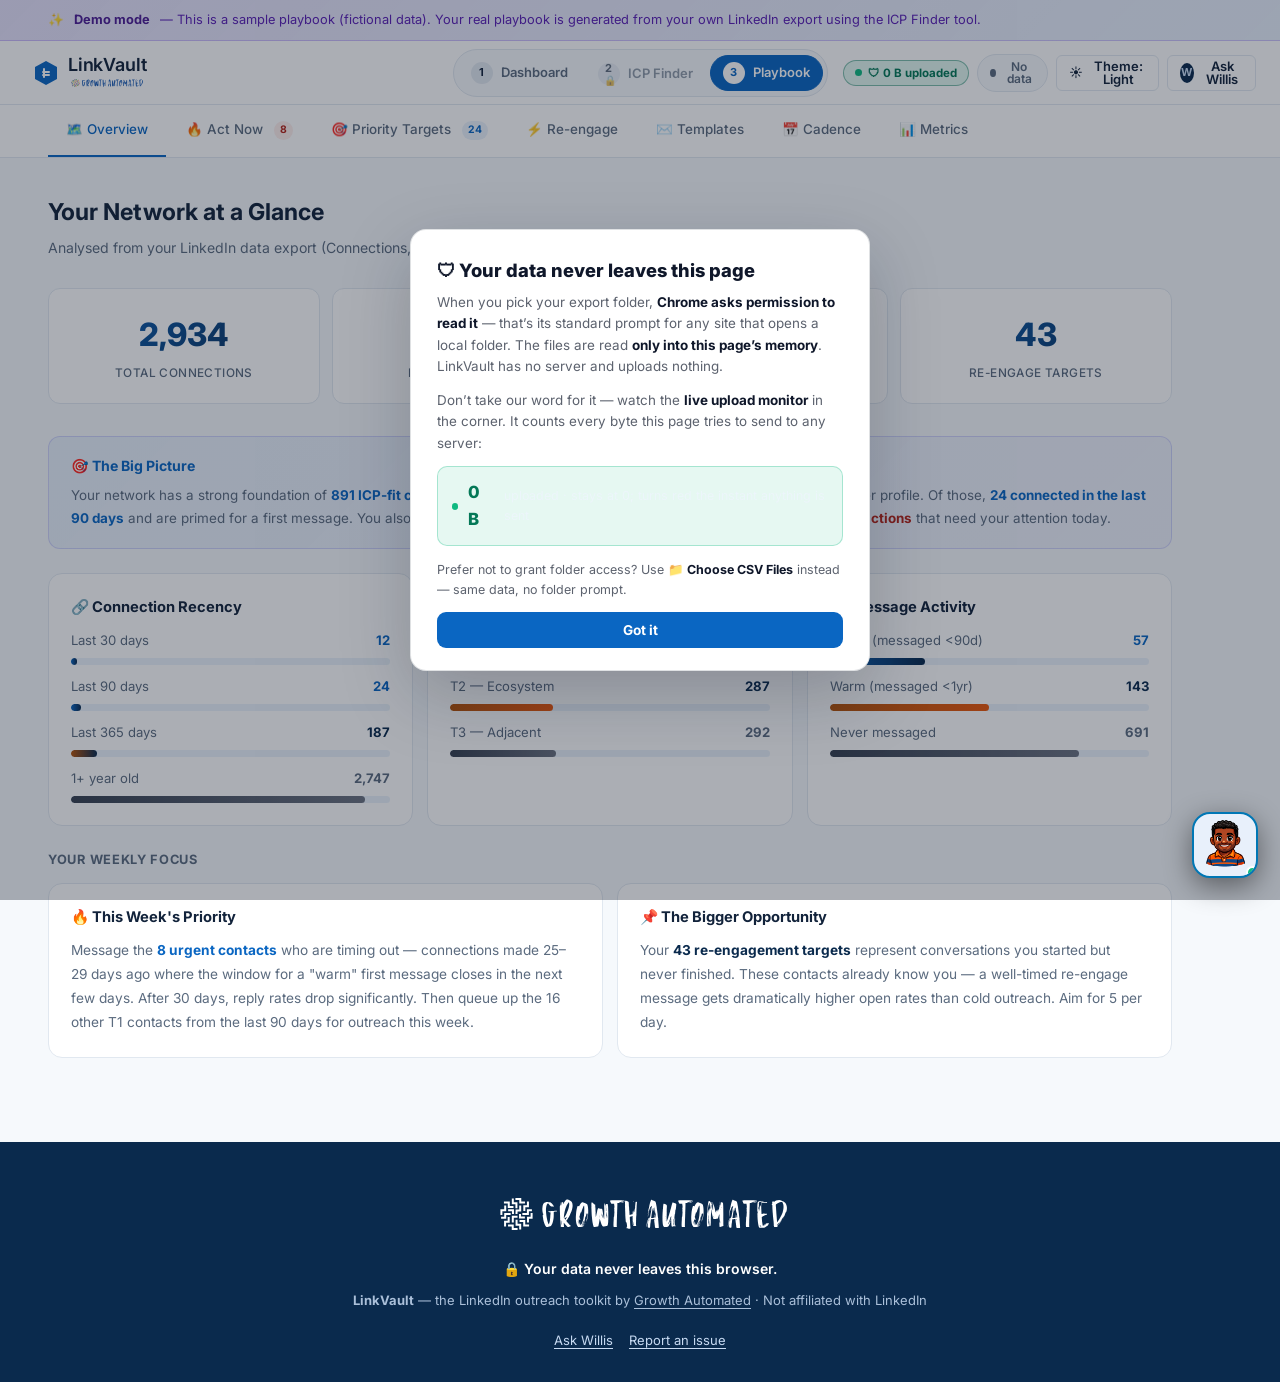
<file: outreach-playbook-demo.html>
<!DOCTYPE html>
<html lang="en">
<head>
<script>(function(){try{var t=localStorage.getItem('ga_theme');document.documentElement.setAttribute('data-theme',t==='dark'?'dark':'light');}catch(e){document.documentElement.setAttribute('data-theme','light');}})();</script>
<script>window.__gaErrs=[];addEventListener('error',function(e){try{window.__gaErrs.push((e.message||'error')+' @'+((e.filename||'').split('/').pop())+':'+(e.lineno||0));if(window.__gaErrs.length>10)window.__gaErrs.shift();}catch(_){}});</script>
<meta charset="UTF-8">
<meta name="viewport" content="width=device-width, initial-scale=1.0">
<title>LinkVault · Outreach Playbook</title>
<link href="https://fonts.googleapis.com/css2?family=Inter:wght@300;400;500;600;700;800&family=Assistant:wght@400;600;700;800&display=swap" rel="stylesheet">
<link rel="stylesheet" href="tokens.css?v=1">
<link rel="stylesheet" href="chrome.css?v=8">
<style>
  /* Phase 4a: Playbook's split --bg-primary/--text-primary scheme now aliases
     through Kimi's --lv-* tokens (defined in tokens.css). One unified palette
     drives light + dark; no more duplicate theme blocks here. */
  :root {
    --bg-primary:    var(--lv-page,   #F6F9FC);
    --bg-elevated:   var(--lv-card,   #FFFFFF);
    --bg-surface:    var(--lv-page,   #F6F9FC);
    --bg-hover:      var(--lv-tint,   #EAF2FB);
    --bg-card:       var(--lv-card,   #FFFFFF);
    --border:        var(--lv-border, #E1E8F0);
    --border-active: var(--lv-primary,#0A66C2);
    --accent:        var(--lv-primary,#0A66C2);
    --accent-2:      var(--lv-navy,   #0A2A4D);
    --accent-glow:   rgba(10,102,194,0.15);
    --green:         var(--lv-good,   #157347);
    --yellow:        var(--lv-warn,   #B45309);
    --red:           var(--lv-bad,    #B42318);
    --purple:        #5B21B6;
    --text-primary:  var(--lv-ink,    #12233B);
    --text-secondary:var(--lv-sub,    #5B6B7F);
    --text-muted:    var(--lv-sub,    #5B6B7F);
    /* Tier colours — hierarchy over hue (matches ICP Finder Phase 3b) */
    --tier1:         var(--lv-primary,#0A66C2);
    --tier1-bg:      var(--lv-tint,   #EAF2FB);
    --tier2:         var(--lv-navy,   #0A2A4D);
    --tier2-bg:      var(--lv-tint,   #EAF2FB);
    --tier3:         var(--lv-sub,    #5B6B7F);
    --tier3-bg:      var(--lv-page,   #F6F9FC);
    --urgent:        var(--lv-bad,    #B42318);
    --urgent-bg:     var(--lv-badtint,#FDEEEC);
    /* Chrome helpers kept as aliases for existing rules */
    --hdr-grad:      linear-gradient(135deg, var(--lv-card,#fff), var(--lv-page,#F6F9FC));
    --hover-strong:  var(--lv-tint,   #EAF2FB);
    --nav-idle:      var(--lv-sub,    #5B6B7F);
    --nav-idle-hover:var(--lv-ink,    #12233B);
    --li2:           var(--lv-primary,#0A66C2);
    --tx3:           var(--lv-sub,    #5B6B7F);
    --ok:            var(--lv-good,   #157347);
    --lilav:         #6D28D9;
    --lilav2:        #5B21B6;
    --lired:         var(--lv-bad,    #B42318);
    --liamber:       var(--lv-warn,   #B45309);
    --limint:        var(--lv-good,   #157347);
    --liblue:        var(--lv-primary,#0A66C2);
  }
  /* Dark mode — all aliases automatically re-point through the --lv-* dark
     overrides in tokens.css ([data-theme="dark"]). Keep this block only for
     the few helpers that need explicit dark tuning. */
  [data-theme="dark"] {
    --accent-glow:   rgba(122,181,245,0.2);
    --hdr-grad:      linear-gradient(135deg, #0a0f1e, #0d1525);
    --nav-idle:      rgba(240,244,255,0.55);
    --nav-idle-hover:rgba(240,244,255,0.9);
    --hover-strong:  rgba(255,255,255,0.08);
    --lilav:         #C4B5FD;
    --lilav2:        #E9D5FF;
  }
  * { margin: 0; padding: 0; box-sizing: border-box; }
  body { font-family: 'Inter', -apple-system, sans-serif; background: var(--bg-primary); color: var(--text-primary); min-height: 100vh; line-height: 1.6; }

  .demo-banner { background: linear-gradient(135deg, rgba(139,92,246,0.15), rgba(59,130,246,0.08)); border-bottom: 1px solid rgba(139,92,246,0.3); padding: 10px 48px; font-size: 0.8rem; color: var(--lilav,#c4b5fd); display: flex; align-items: center; gap: 10px; }
  .demo-banner strong { color: var(--lilav2,#e9d5ff); }

  .header {
    background: var(--hdr-grad);
    border-bottom: 1px solid var(--border);
    padding: 18px 48px;
    display: flex; justify-content: space-between; align-items: center;
    position: sticky; top: 0; z-index: 100;
  }
  .header-left { flex:1 1 0; min-width:0; display: flex; align-items: center; gap: 16px; }
  .logo-badge {
    display: flex; align-items: center; flex-shrink: 0;
  }
  .header-title { font-size: 1rem; font-weight: 700; }
  .header-sub { font-size: 0.76rem; color: var(--text-muted); margin-top: 1px; }
  .header-badge { background: var(--accent-glow); border: 1px solid var(--border-active); color: var(--liblue,#93c5fd); font-size: 0.72rem; font-weight: 600; padding: 4px 12px; border-radius: 20px; }

  .nav-tabs { background: var(--bg-elevated); border-bottom: 1px solid var(--border); padding: 0 48px; display: flex; gap: 2px; overflow-x: auto; }
  .nav-tab { padding: 14px 18px; font-size: 0.84rem; font-weight: 500; color: var(--text-muted); cursor: pointer; border-bottom: 2px solid transparent; transition: all 0.2s; white-space: nowrap; display: flex; align-items: center; gap: 7px; }
  .nav-tab:hover { color: var(--text-secondary); }
  .nav-tab.active { color: var(--accent); border-bottom-color: var(--accent); }
  .nav-tab .badge { background: var(--urgent-bg); color: var(--urgent); font-size: 0.65rem; font-weight: 700; padding: 1px 6px; border-radius: 10px; margin-left: 4px; }
  .nav-tab .badge.green { background: var(--tier1-bg); color: var(--tier1); }

  .main { padding: 36px 48px; max-width: 1220px; }
  .tab-content { display: none; }
  .tab-content.active { display: block; }

  .section-title { font-size: 1.45rem; font-weight: 700; margin-bottom: 6px; }
  .section-sub { font-size: 0.88rem; color: var(--text-secondary); margin-bottom: 28px; }

  .card { background: var(--bg-card); border: 1px solid var(--border); border-radius: 14px; padding: 22px; transition: border-color 0.2s; }
  .card:hover { border-color: rgba(99,179,237,0.18); }
  .card-title { font-size: 0.92rem; font-weight: 700; margin-bottom: 10px; display: flex; align-items: center; gap: 8px; }
  .card-body { font-size: 0.855rem; color: var(--text-secondary); line-height: 1.75; }

  .grid-2 { display: grid; grid-template-columns: 1fr 1fr; gap: 14px; }
  .grid-3 { display: grid; grid-template-columns: 1fr 1fr 1fr; gap: 14px; }
  .grid-4 { display: grid; grid-template-columns: repeat(4,1fr); gap: 12px; }

  .stat-card { background: var(--bg-card); border: 1px solid var(--border); border-radius: 12px; padding: 20px; text-align: center; }
  .stat-value { font-size: 2rem; font-weight: 800; background: linear-gradient(135deg, var(--accent), var(--accent-2)); -webkit-background-clip: text; -webkit-text-fill-color: transparent; }
  .stat-label { font-size: 0.74rem; color: var(--text-muted); margin-top: 4px; font-weight: 500; text-transform: uppercase; letter-spacing: 0.4px; }

  .tier-badge { display: inline-flex; align-items: center; gap: 5px; font-size: 0.71rem; font-weight: 700; padding: 3px 10px; border-radius: 20px; letter-spacing: 0.4px; }
  .t1 { background: var(--tier1-bg); color: var(--tier1); border: 1px solid rgba(16,185,129,0.3); }
  .t2 { background: var(--tier2-bg); color: var(--tier2); border: 1px solid rgba(245,158,11,0.3); }
  .t3 { background: var(--tier3-bg); color: var(--tier3); border: 1px solid rgba(107,114,128,0.25); }
  .turgent { background: var(--urgent-bg); color: var(--urgent); border: 1px solid rgba(239,68,68,0.3); }
  .tblue { background: rgba(59,130,246,0.1); color: var(--liblue,#93c5fd); border: 1px solid rgba(59,130,246,0.3); }
  .tpurple { background: rgba(139,92,246,0.1); color: var(--lilav,#c4b5fd); border: 1px solid rgba(139,92,246,0.3); }

  .highlight-box { background: linear-gradient(135deg, rgba(59,130,246,0.07), rgba(99,102,241,0.05)); border: 1px solid rgba(99,102,241,0.22); border-radius: 12px; padding: 18px 22px; margin-bottom: 24px; }
  .highlight-box h4 { font-size: 0.88rem; font-weight: 700; margin-bottom: 7px; color: var(--liblue,#93c5fd); }
  .highlight-box p { font-size: 0.84rem; color: var(--text-secondary); line-height: 1.7; }

  .urgent-box { background: rgba(239,68,68,0.06); border: 1px solid rgba(239,68,68,0.25); border-radius: 12px; padding: 18px 22px; margin-bottom: 24px; }
  .urgent-box h4 { font-size: 0.88rem; font-weight: 700; margin-bottom: 10px; color: var(--lired,#fca5a5); }

  .person-row {
    display: flex; align-items: center; gap: 12px;
    padding: 12px 16px;
    background: var(--bg-card);
    border: 1px solid var(--border);
    border-radius: 10px;
    margin-bottom: 8px;
    transition: border-color 0.2s;
  }
  .person-row:hover { border-color: rgba(99,179,237,0.25); }
  .person-avatar {
    width: 36px; height: 36px; border-radius: 50%;
    background: linear-gradient(135deg, var(--accent), var(--accent-2));
    display: flex; align-items: center; justify-content: center;
    font-weight: 700; font-size: 0.85rem; flex-shrink: 0;
    color: white;
  }
  .person-info { flex: 1; min-width: 0; }
  .person-name { font-weight: 600; font-size: 0.87rem; }
  .person-sub { font-size: 0.76rem; color: var(--text-muted); margin-top: 1px; white-space: nowrap; overflow: hidden; text-overflow: ellipsis; }
  .person-meta { text-align: right; flex-shrink: 0; }
  .person-days { font-size: 0.75rem; font-weight: 600; }
  .person-signal { font-size: 0.73rem; color: var(--text-muted); margin-top: 2px; }

  .msg-snippet { font-size: 0.77rem; color: var(--text-muted); margin-top: 4px; font-style: italic; white-space: nowrap; overflow: hidden; text-overflow: ellipsis; max-width: 380px; }

  .template-card { background: var(--bg-card); border: 1px solid var(--border); border-radius: 14px; overflow: hidden; margin-bottom: 14px; }
  .template-header { padding: 14px 18px; background: var(--bg-hover); border-bottom: 1px solid var(--border); display: flex; justify-content: space-between; align-items: center; cursor: pointer; }
  .template-header-left { display: flex; align-items: center; gap: 10px; }
  .template-title { font-size: 0.88rem; font-weight: 600; }
  .template-meta { font-size: 0.73rem; color: var(--text-muted); margin-top: 2px; }
  .template-toggle { font-size: 0.9rem; color: var(--text-muted); transition: transform 0.2s; }
  .template-body { padding: 18px; display: none; }
  .template-body.open { display: block; }
  .template-text { background: var(--bg-surface); border: 1px solid var(--border); border-radius: 10px; padding: 16px; font-size: 0.845rem; color: var(--text-secondary); line-height: 1.8; white-space: pre-line; }
  .template-note { margin-top: 10px; font-size: 0.77rem; color: var(--text-muted); padding: 8px 12px; background: rgba(59,130,246,0.06); border-left: 3px solid var(--accent); border-radius: 4px; }
  .copy-btn { margin-top: 12px; background: var(--accent); color: white; border: none; padding: 7px 16px; border-radius: 8px; font-size: 0.79rem; font-weight: 600; cursor: pointer; transition: opacity 0.2s; font-family: 'Inter', sans-serif; }
  .copy-btn:hover { opacity: 0.85; }
  .copy-btn.copied { background: var(--green); }

  .cadence-row { display: flex; gap: 0; margin-bottom: 10px; align-items: stretch; }
  .cadence-day { min-width: 80px; background: var(--bg-hover); border: 1px solid var(--border); border-right: none; border-radius: 10px 0 0 10px; padding: 12px; display: flex; flex-direction: column; align-items: center; justify-content: center; text-align: center; }
  .cadence-day-num { font-size: 1.1rem; font-weight: 800; color: var(--accent); }
  .cadence-day-label { font-size: 0.66rem; color: var(--text-muted); text-transform: uppercase; letter-spacing: 0.5px; font-weight: 600; }
  .cadence-content { flex: 1; background: var(--bg-card); border: 1px solid var(--border); border-radius: 0 10px 10px 0; padding: 12px 18px; display: flex; align-items: center; gap: 14px; }
  .cadence-action { flex: 1; font-size: 0.86rem; color: var(--text-secondary); }
  .cadence-action strong { color: var(--text-primary); }
  .ctag { font-size: 0.7rem; font-weight: 600; padding: 3px 9px; border-radius: 20px; white-space: nowrap; }
  .ct-connect { background: rgba(59,130,246,0.14); color: var(--liblue,#93c5fd); }
  .ct-message { background: rgba(139,92,246,0.14); color: var(--lilav,#c4b5fd); }
  .ct-content { background: rgba(16,185,129,0.12); color: var(--limint,#6ee7b7); }
  .ct-follow { background: rgba(245,158,11,0.12); color: var(--liamber,#fcd34d); }
  .ct-review { background: rgba(107,114,128,0.14); color: #9ca3af; }
  .ct-urgent { background: var(--urgent-bg); color: var(--lired,#fca5a5); }

  .data-table { width: 100%; border-collapse: collapse; font-size: 0.835rem; }
  .data-table th { text-align: left; padding: 10px 14px; background: var(--bg-hover); border: 1px solid var(--border); font-size: 0.73rem; font-weight: 600; color: var(--text-muted); text-transform: uppercase; letter-spacing: 0.5px; }
  .data-table td { padding: 10px 14px; border: 1px solid var(--border); color: var(--text-secondary); vertical-align: top; }
  .data-table tr:hover td { background: var(--bg-hover); }

  .progress-bar { background: var(--bg-hover); border-radius: 99px; height: 7px; overflow: hidden; margin-top: 6px; }
  .progress-fill { height: 100%; border-radius: 99px; background: linear-gradient(90deg, var(--accent), var(--accent-2)); }

  .checklist { list-style: none; }
  .checklist li { display: flex; align-items: flex-start; gap: 9px; padding: 9px 0; border-bottom: 1px solid var(--border); font-size: 0.855rem; color: var(--text-secondary); }
  .checklist li:last-child { border-bottom: none; }

  .tag-pill { display: inline-block; background: rgba(59,130,246,0.1); border: 1px solid rgba(59,130,246,0.22); color: var(--liblue,#93c5fd); font-size: 0.71rem; font-weight: 600; padding: 2px 9px; border-radius: 20px; margin: 2px; }

  .divider { border: none; border-top: 1px solid var(--border); margin: 24px 0; }
  .mb16 { margin-bottom: 16px; }
  .mb24 { margin-bottom: 24px; }
  .mb32 { margin-bottom: 32px; }

  .section-label { font-size: 0.8rem; font-weight: 700; color: var(--text-muted); text-transform: uppercase; letter-spacing: 0.7px; margin-bottom: 12px; margin-top: 24px; }

  .logo-link{text-decoration:none;display:flex;align-items:center;gap:16px;color:inherit;}
  .logo-link:hover{opacity:0.85;}
  .hdr-nav{flex:0 0 auto;display:flex;align-items:center;gap:4px;}
  .hdr-r{flex:1 1 0;display:flex;align-items:center;justify-content:flex-end;gap:10px;}
  .nav-link{padding:7px 12px;border-radius:8px;font-size:0.78rem;font-weight:500;color:var(--nav-idle);text-decoration:none;transition:all 0.18s;white-space:nowrap;border:1px solid transparent;}
  .nav-link:hover{background:var(--hover-strong);color:var(--nav-idle-hover);border-color:var(--border);}
  .nav-link.active{color:var(--text-primary);background:rgba(0,160,220,0.26);border-color:rgba(0,160,220,0.44);font-weight:700;}
  .theme-toggle{background:var(--bg-hover);color:var(--text-secondary);border:1px solid var(--border);border-radius:8px;padding:8px 10px;font-size:0.95rem;line-height:1;cursor:pointer;transition:all 0.2s;}
  .theme-toggle:hover{background:var(--hover-strong);color:var(--text-primary);}
  @media (max-width: 900px) {
    .main { padding: 20px; } .nav-tabs { padding: 0 20px; }
    .header { padding: 14px 18px; gap: 8px; flex-wrap: wrap; }
    .header-left { flex: 0 1 auto; }
    .header-title { font-size: 1rem; }
    .header-sub { display: none; }
    .hdr-r { flex: 1 1 auto; flex-wrap: wrap; justify-content: flex-end; gap: 7px; }
    .grid-2, .grid-3, .grid-4 { grid-template-columns: 1fr; }
    .demo-banner { padding: 10px 20px; }
    .hdr-nav { display: none; }
  }
.ga-logo{display:block;width:188px;height:29px;background:url('logo-white.svg') left center/contain no-repeat;flex-shrink:0;}
[data-theme="light"] .ga-logo{background-image:url('logo-color.svg');}
.ga-logo ~ *{display:none;}
.lv-brand{display:flex;align-items:center;gap:10px;text-decoration:none;}
.lv-mark{height:40px;width:auto;display:block;flex-shrink:0;}
.lv-text{display:flex;flex-direction:column;line-height:1.08;gap:3px;}
.lv-word{font-family:'Assistant',sans-serif;font-weight:700;font-size:1.15rem;color:#f0f4ff;letter-spacing:-0.01em;}
.lv-ga{height:18px;width:115px;background:url('logo-white.svg') left center/contain no-repeat;display:block;}
[data-theme="light"] .lv-word{color:#0f172a;}
[data-theme="light"] .lv-ga{background-image:url('logo-color.svg');}
@media(min-width:681px) and (max-width:950px){.lv-ga{display:none;}} /* #6: hide GA sub-logo in the tight nav band (stays in footer) */
.lv-brand ~ *{display:none;}
.lv-footer{text-align:center;padding:46px 20px 40px;border-top:1px solid rgba(255,255,255,0.08);margin-top:48px;}
[data-theme="light"] .lv-footer{border-top-color:rgba(15,23,42,0.1);}
.lv-foot-logo{display:block;height:56px;width:360px;max-width:78%;margin:0 auto 14px;background:url('logo-white.svg') center/contain no-repeat;}
[data-theme="light"] .lv-foot-logo{background-image:url('logo-color.svg');}
.lv-foot-tag{font-size:0.86rem;color:rgba(240,244,255,0.6);margin:0 0 6px;}
[data-theme="light"] .lv-foot-tag{color:rgba(15,23,42,0.6);}
.lv-foot-tag b{color:inherit;}
.lv-foot-links{font-size:0.75rem;color:rgba(240,244,255,0.55);margin:0;}
.lv-foot-links a{color:inherit;text-decoration:none;}
[data-theme="light"] .lv-foot-links{color:rgba(15,23,42,0.62);}

/* WCAG light-mode overrides (July 7 2026) — dark values unchanged */
[data-theme="light"] .pm-title{color:#047857;}
[data-theme="light"] .pm-file{color:#0f172a;}
[data-theme="light"] .pm-loc{color:#047857;border-color:rgba(4,120,87,0.4);}
[data-theme="light"] .btn-sample{color:#047857;border-color:rgba(4,120,87,0.5);}
[data-theme="light"] .lv-foot-links{color:rgba(15,23,42,0.62);}
/* WCAG light-mode overrides (July 15 2026) */
[data-theme="light"] .demo-banner{color:#5b21b6;}
[data-theme="light"] .demo-banner strong{color:#4c1d95;}
/* Header crowding fix: below 1000px the brand + nav + controls no longer fit on one
   row — .header-left would shrink to 0 (min-width:0) and the brand overlapped the nav. Let the
   header wrap and drop the nav to its own centered row instead of colliding. */
@media(max-width:1000px){
  .hdr{flex-wrap:wrap;}
  .header-left{flex:1 1 auto;min-width:auto;}
  .hdr-r{flex:0 0 auto;}
  .hdr-nav{order:3;flex:1 0 100%;justify-content:center;margin-top:9px;}
}
</style>
<link rel="icon" type="image/x-icon" href="favicon.ico">
<link rel="icon" type="image/png" sizes="32x32" href="favicon-32x32.png">
<link rel="icon" type="image/png" sizes="16x16" href="favicon-16x16.png">
<link rel="apple-touch-icon" href="apple-touch-icon.png">
<meta name="theme-color" content="#0A66C2">
</head>
<body>

<div class="demo-banner">
  ✨ <strong>Demo mode</strong> — This is a sample playbook (fictional data). Your real playbook is generated from your own LinkedIn export using the ICP Finder tool.
</div>

<header class="lv-hdr">
  <div class="lv-hdr-l">
    <a href="how-to.html" class="lv-hdr-brand" aria-label="LinkVault, by Growth Automated — home">
      <svg class="lv-hdr-brand-mark" viewBox="0 0 28 28" fill="none" aria-hidden="true">
        <path d="M14 2L25 8V20L14 26L3 20V8L14 2Z" fill="currentColor"/>
        <path d="M11 13H17M11 16H17M12 10V18" stroke="#fff" stroke-width="2" stroke-linecap="round"/>
      </svg>
      <span class="lv-hdr-brand-text"><span class="lv-hdr-brand-word">LinkVault</span><span class="lv-hdr-brand-ga" role="img" aria-label="by Growth Automated"></span></span>
    </a>
  </div>
  <nav class="lv-hdr-c" aria-label="LinkVault workflow steps">
    <ol class="lv-steps">
      <li><a href="dashboard.html" class="lv-step" data-step="dashboard"><span class="lv-step-num"><span class="lv-step-num-digit">1</span></span><span class="lv-step-label">Dashboard</span></a></li>
      <li><a href="icp-finder.html" class="lv-step" data-step="icp"><span class="lv-step-num"><span class="lv-step-num-digit">2</span></span><span class="lv-step-label">ICP Finder</span></a></li>
      <li><a href="playbook.html" class="lv-step" data-step="playbook"><span class="lv-step-num"><span class="lv-step-num-digit">3</span></span><span class="lv-step-label">Playbook</span></a></li>
    </ol>
  </nav>
  <div class="lv-hdr-r">
    <button type="button" class="lv-data-chip is-empty" id="lv-data-chip" aria-label="Data status"><span class="lv-dot" aria-hidden="true"></span><span class="lv-data-chip-text">No data</span></button>
    <button type="button" class="lv-btn" id="lv-add-files-btn"><span class="lv-btn-label">Add files</span></button>
    <button type="button" class="lv-btn" id="lv-theme-btn" aria-label="Toggle theme"><span class="lv-theme-icon" aria-hidden="true">☀️</span><span class="lv-theme-label">Theme: Light</span></button>
    <button type="button" class="lv-btn" id="lv-willis-btn"><span class="lv-willis-avatar" aria-hidden="true">W</span><span class="lv-btn-label">Ask Willis</span></button>
  </div>
</header>

<nav class="nav-tabs">
  <div class="nav-tab active" onclick="showTab('overview', this)">🗺️ Overview</div>
  <div class="nav-tab" onclick="showTab('urgent', this)">🔥 Act Now <span class="badge">8</span></div>
  <div class="nav-tab" onclick="showTab('targets', this)">🎯 Priority Targets <span class="badge green">24</span></div>
  <div class="nav-tab" onclick="showTab('reengage', this)">⚡ Re-engage</div>
  <div class="nav-tab" onclick="showTab('templates', this)">✉️ Templates</div>
  <div class="nav-tab" onclick="showTab('cadence', this)">📅 Cadence</div>
  <div class="nav-tab" onclick="showTab('metrics', this)">📊 Metrics</div>
</nav>

<div class="main">

<!-- ══════════════════════════════════════════ -->
<!-- OVERVIEW -->
<!-- ══════════════════════════════════════════ -->
<div id="tab-overview" class="tab-content active">
  <div class="section-title">Your Network at a Glance</div>
  <div class="section-sub">Analysed from your LinkedIn data export (Connections, Messages, Invitations).</div>

  <div class="grid-4 mb32">
    <div class="stat-card"><div class="stat-value">2,934</div><div class="stat-label">Total Connections</div></div>
    <div class="stat-card"><div class="stat-value">891</div><div class="stat-label">ICP-Fit Contacts</div></div>
    <div class="stat-card"><div class="stat-value">1,687</div><div class="stat-label">Conversations</div></div>
    <div class="stat-card"><div class="stat-value">43</div><div class="stat-label">Re-engage Targets</div></div>
  </div>

  <div class="highlight-box">
    <h4>🎯 The Big Picture</h4>
    <p>Your network has a strong foundation of <strong style="color: var(--liblue,#93c5fd);">891 ICP-fit contacts</strong> — Founders, CEOs, CMOs, and VPs who match your ideal buyer profile. Of those, <strong style="color: var(--liblue,#93c5fd);">24 connected in the last 90 days</strong> and are primed for a first message. You also have <strong style="color: var(--liblue,#93c5fd);">43 past conversations</strong> worth re-engaging and <strong style="color: var(--lired,#fca5a5);">8 time-sensitive actions</strong> that need your attention today.</p>
  </div>

  <div class="grid-3 mb24">
    <div class="card">
      <div class="card-title">🔗 Connection Recency</div>
      <div class="card-body">
        <div style="margin-bottom: 10px;">
          <div style="display:flex;justify-content:space-between;font-size:0.82rem;margin-bottom:3px;"><span>Last 30 days</span><span style="font-weight:700;color:var(--tier1)">12</span></div>
          <div class="progress-bar"><div class="progress-fill" style="width:2%"></div></div>
        </div>
        <div style="margin-bottom: 10px;">
          <div style="display:flex;justify-content:space-between;font-size:0.82rem;margin-bottom:3px;"><span>Last 90 days</span><span style="font-weight:700;color:var(--tier1)">24</span></div>
          <div class="progress-bar"><div class="progress-fill" style="width:3%"></div></div>
        </div>
        <div style="margin-bottom: 10px;">
          <div style="display:flex;justify-content:space-between;font-size:0.82rem;margin-bottom:3px;"><span>Last 365 days</span><span style="font-weight:700;color:var(--tier2)">187</span></div>
          <div class="progress-bar"><div class="progress-fill" style="width:8%; background: linear-gradient(90deg,var(--yellow),var(--tier2));"></div></div>
        </div>
        <div>
          <div style="display:flex;justify-content:space-between;font-size:0.82rem;margin-bottom:3px;"><span>1+ year old</span><span style="font-weight:700;color:var(--tier3)">2,747</span></div>
          <div class="progress-bar"><div class="progress-fill" style="width:92%; background: linear-gradient(90deg,#374151,#6b7280);"></div></div>
        </div>
      </div>
    </div>

    <div class="card">
      <div class="card-title">🏆 ICP Tier Breakdown</div>
      <div class="card-body">
        <div style="margin-bottom: 10px;">
          <div style="display:flex;justify-content:space-between;font-size:0.82rem;margin-bottom:3px;"><span>T1 — Decision Makers</span><span style="font-weight:700;color:var(--tier1)">312</span></div>
          <div class="progress-bar"><div class="progress-fill" style="width:35%"></div></div>
        </div>
        <div style="margin-bottom: 10px;">
          <div style="display:flex;justify-content:space-between;font-size:0.82rem;margin-bottom:3px;"><span>T2 — Ecosystem</span><span style="font-weight:700;color:var(--tier2)">287</span></div>
          <div class="progress-bar"><div class="progress-fill" style="width:32%; background: linear-gradient(90deg,var(--yellow),#ea580c);"></div></div>
        </div>
        <div>
          <div style="display:flex;justify-content:space-between;font-size:0.82rem;margin-bottom:3px;"><span>T3 — Adjacent</span><span style="font-weight:700;color:var(--tier3)">292</span></div>
          <div class="progress-bar"><div class="progress-fill" style="width:33%; background: linear-gradient(90deg,#374151,#6b7280);"></div></div>
        </div>
      </div>
    </div>

    <div class="card">
      <div class="card-title">💬 Message Activity</div>
      <div class="card-body">
        <div style="margin-bottom: 10px;">
          <div style="display:flex;justify-content:space-between;font-size:0.82rem;margin-bottom:3px;"><span>Active (messaged &lt;90d)</span><span style="font-weight:700;color:var(--tier1)">57</span></div>
          <div class="progress-bar"><div class="progress-fill" style="width:30%"></div></div>
        </div>
        <div style="margin-bottom: 10px;">
          <div style="display:flex;justify-content:space-between;font-size:0.82rem;margin-bottom:3px;"><span>Warm (messaged &lt;1yr)</span><span style="font-weight:700;color:var(--tier2)">143</span></div>
          <div class="progress-bar"><div class="progress-fill" style="width:50%; background: linear-gradient(90deg,var(--yellow),#ea580c);"></div></div>
        </div>
        <div>
          <div style="display:flex;justify-content:space-between;font-size:0.82rem;margin-bottom:3px;"><span>Never messaged</span><span style="font-weight:700;color:var(--tier3)">691</span></div>
          <div class="progress-bar"><div class="progress-fill" style="width:78%; background: linear-gradient(90deg,#374151,#6b7280);"></div></div>
        </div>
      </div>
    </div>
  </div>

  <div class="section-label">Your Weekly Focus</div>
  <div class="grid-2">
    <div class="card">
      <div class="card-title">🔥 This Week's Priority</div>
      <div class="card-body">Message the <strong style="color:var(--tier1)">8 urgent contacts</strong> who are timing out — connections made 25–29 days ago where the window for a "warm" first message closes in the next few days. After 30 days, reply rates drop significantly. Then queue up the 16 other T1 contacts from the last 90 days for outreach this week.</div>
    </div>
    <div class="card">
      <div class="card-title">📌 The Bigger Opportunity</div>
      <div class="card-body">Your <strong style="color:var(--tier2)">43 re-engagement targets</strong> represent conversations you started but never finished. These contacts already know you — a well-timed re-engage message gets dramatically higher open rates than cold outreach. Aim for 5 per day.</div>
    </div>
  </div>
</div>

<!-- ══════════════════════════════════════════ -->
<!-- ACT NOW -->
<!-- ══════════════════════════════════════════ -->
<div id="tab-urgent" class="tab-content">
  <div class="section-title">Act Now — Expiring Opportunities</div>
  <div class="section-sub">T1 connections made 20–30 days ago. Message before the window closes — reply rates drop after 30 days.</div>

  <div class="urgent-box">
    <h4>⏰ Why These 8 Matter</h4>
    <p style="font-size:0.84rem;color:var(--text-secondary);">Research shows LinkedIn connection reply rates peak in the first two weeks and drop sharply after day 30. These contacts accepted your connection request recently — they still remember who you are. A brief, personalized first message now outperforms any cold outreach you could do later.</p>
  </div>

  <div class="section-label" style="margin-top:0">Expiring in 1–3 days</div>

  <div class="person-row">
    <div class="person-avatar">SC</div>
    <div class="person-info">
      <div class="person-name">Sarah Chen <span class="tier-badge t1" style="margin-left:6px">T1</span></div>
      <div class="person-sub">Founder & CEO · EcoShift Commerce</div>
      <div class="msg-snippet">"Looking forward to connecting and exploring DTC growth strategies together."</div>
    </div>
    <div class="person-meta">
      <div class="person-days" style="color:var(--urgent)">29 days ago</div>
      <div class="person-signal">⚡ 1 day left</div>
    </div>
  </div>

  <div class="person-row">
    <div class="person-avatar">MJ</div>
    <div class="person-info">
      <div class="person-name">Marcus Johnson <span class="tier-badge t1" style="margin-left:6px">T1</span></div>
      <div class="person-sub">CMO · Brightline Brands</div>
      <div class="msg-snippet">"Always good to expand the network with growth-focused folks."</div>
    </div>
    <div class="person-meta">
      <div class="person-days" style="color:var(--urgent)">28 days ago</div>
      <div class="person-signal">⚡ 2 days left</div>
    </div>
  </div>

  <div class="person-row">
    <div class="person-avatar">PL</div>
    <div class="person-info">
      <div class="person-name">Priya Larson <span class="tier-badge t1" style="margin-left:6px">T1</span></div>
      <div class="person-sub">VP Marketing · Petal & Pine</div>
    </div>
    <div class="person-meta">
      <div class="person-days" style="color:var(--urgent)">28 days ago</div>
      <div class="person-signal">⚡ 2 days left</div>
    </div>
  </div>

  <div class="section-label">Expiring in 4–7 days</div>

  <div class="person-row">
    <div class="person-avatar">TR</div>
    <div class="person-info">
      <div class="person-name">Tom Reynolds <span class="tier-badge t1" style="margin-left:6px">T1</span></div>
      <div class="person-sub">Co-Founder · Vault & Vine</div>
    </div>
    <div class="person-meta">
      <div class="person-days" style="color:var(--yellow)">24 days ago</div>
      <div class="person-signal">6 days left</div>
    </div>
  </div>

  <div class="person-row">
    <div class="person-avatar">AB</div>
    <div class="person-info">
      <div class="person-name">Amara Bello <span class="tier-badge t1" style="margin-left:6px">T1</span></div>
      <div class="person-sub">Head of eCommerce · NordLux Living</div>
    </div>
    <div class="person-meta">
      <div class="person-days" style="color:var(--yellow)">23 days ago</div>
      <div class="person-signal">7 days left</div>
    </div>
  </div>

  <div class="person-row">
    <div class="person-avatar">DK</div>
    <div class="person-info">
      <div class="person-name">Dev Kumar <span class="tier-badge t1" style="margin-left:6px">T1</span></div>
      <div class="person-sub">General Manager · Terrain & Tides</div>
    </div>
    <div class="person-meta">
      <div class="person-days" style="color:var(--yellow)">22 days ago</div>
      <div class="person-signal">8 days left</div>
    </div>
  </div>

  <div class="person-row">
    <div class="person-avatar">LF</div>
    <div class="person-info">
      <div class="person-name">Lena Fischer <span class="tier-badge t1" style="margin-left:6px">T1</span></div>
      <div class="person-sub">Owner · Kinsfolk Market</div>
    </div>
    <div class="person-meta">
      <div class="person-days" style="color:var(--yellow)">21 days ago</div>
      <div class="person-signal">9 days left</div>
    </div>
  </div>

  <div class="person-row">
    <div class="person-avatar">RO</div>
    <div class="person-info">
      <div class="person-name">Ricardo Oliveira <span class="tier-badge t1" style="margin-left:6px">T1</span></div>
      <div class="person-sub">Managing Director · Cura Wellness</div>
    </div>
    <div class="person-meta">
      <div class="person-days" style="color:var(--yellow)">20 days ago</div>
      <div class="person-signal">10 days left</div>
    </div>
  </div>

  <div class="highlight-box" style="margin-top:24px">
    <h4>📝 Suggested Message (T1 First Message)</h4>
    <p>Hey [First Name] — noticed we just connected. I help [type of DTC/ecomm brand] with [email/retention/growth]. Would love to hear what you're focused on right now — always good to know smart folks in the space.</p>
  </div>
</div>

<!-- ══════════════════════════════════════════ -->
<!-- PRIORITY TARGETS -->
<!-- ══════════════════════════════════════════ -->
<div id="tab-targets" class="tab-content">
  <div class="section-title">Priority Targets — T1 Contacts, Last 90 Days</div>
  <div class="section-sub">T1 decision makers who connected in the last 90 days. Sorted by connection recency — freshest first.</div>

  <div class="highlight-box">
    <h4>🎯 Your T1 Priority Queue</h4>
    <p>These 24 contacts are your highest-leverage outreach this week. They're recent connections who match your ideal buyer profile — founders, CEOs, CMOs, and revenue leaders. Aim to message at least 5–8 per day until you've worked through all of them.</p>
  </div>

  <div class="section-label">🔥 Hot — Connected in last 30 days</div>

  <div class="person-row">
    <div class="person-avatar">SC</div>
    <div class="person-info">
      <div class="person-name">Sarah Chen <span class="tier-badge t1" style="margin-left:6px">T1</span></div>
      <div class="person-sub">Founder & CEO · EcoShift Commerce</div>
    </div>
    <div class="person-meta">
      <div class="person-days" style="color:var(--tier1)">3 days ago</div>
    </div>
  </div>

  <div class="person-row">
    <div class="person-avatar">JM</div>
    <div class="person-info">
      <div class="person-name">Jamie Moreau <span class="tier-badge t1" style="margin-left:6px">T1</span></div>
      <div class="person-sub">Co-Founder · Bluebell & Co</div>
    </div>
    <div class="person-meta">
      <div class="person-days" style="color:var(--tier1)">5 days ago</div>
    </div>
  </div>

  <div class="person-row">
    <div class="person-avatar">NA</div>
    <div class="person-info">
      <div class="person-name">Nina Adeyemi <span class="tier-badge t1" style="margin-left:6px">T1</span></div>
      <div class="person-sub">Head of DTC · Solace Skincare</div>
    </div>
    <div class="person-meta">
      <div class="person-days" style="color:var(--tier1)">8 days ago</div>
    </div>
  </div>

  <div class="person-row">
    <div class="person-avatar">BP</div>
    <div class="person-info">
      <div class="person-name">Ben Park <span class="tier-badge t1" style="margin-left:6px">T1</span></div>
      <div class="person-sub">CMO · Atlas Outdoor Co.</div>
    </div>
    <div class="person-meta">
      <div class="person-days" style="color:var(--tier1)">11 days ago</div>
    </div>
  </div>

  <div class="person-row">
    <div class="person-avatar">CE</div>
    <div class="person-info">
      <div class="person-name">Claire Eaton <span class="tier-badge t1" style="margin-left:6px">T1</span></div>
      <div class="person-sub">VP eCommerce · Harbour & Home</div>
    </div>
    <div class="person-meta">
      <div class="person-days" style="color:var(--tier1)">14 days ago</div>
    </div>
  </div>

  <div class="person-row">
    <div class="person-avatar">OW</div>
    <div class="person-info">
      <div class="person-name">Omar Whitfield <span class="tier-badge t1" style="margin-left:6px">T1</span></div>
      <div class="person-sub">Founder · Coppice Goods</div>
    </div>
    <div class="person-meta">
      <div class="person-days" style="color:var(--tier1)">17 days ago</div>
    </div>
  </div>

  <div class="section-label">🌤 Warm — Connected 30–90 days ago</div>

  <div class="person-row">
    <div class="person-avatar">ST</div>
    <div class="person-info">
      <div class="person-name">Sophie Tan <span class="tier-badge t1" style="margin-left:6px">T1</span></div>
      <div class="person-sub">Owner & CEO · Fern & Fellow</div>
    </div>
    <div class="person-meta">
      <div class="person-days" style="color:var(--yellow)">34 days ago</div>
    </div>
  </div>

  <div class="person-row">
    <div class="person-avatar">GN</div>
    <div class="person-info">
      <div class="person-name">Gabriel Nkosi <span class="tier-badge t1" style="margin-left:6px">T1</span></div>
      <div class="person-sub">Ecommerce Director · Meridian Brands</div>
    </div>
    <div class="person-meta">
      <div class="person-days" style="color:var(--yellow)">41 days ago</div>
    </div>
  </div>

  <div class="person-row">
    <div class="person-avatar">IH</div>
    <div class="person-info">
      <div class="person-name">Isabel Harrington <span class="tier-badge t1" style="margin-left:6px">T1</span></div>
      <div class="person-sub">CMO · Thornfield Beauty</div>
    </div>
    <div class="person-meta">
      <div class="person-days" style="color:var(--yellow)">52 days ago</div>
    </div>
  </div>

  <div class="person-row">
    <div class="person-avatar">MV</div>
    <div class="person-info">
      <div class="person-name">Marco Volpe <span class="tier-badge t1" style="margin-left:6px">T1</span></div>
      <div class="person-sub">Head of Growth · Daybreak Supply</div>
    </div>
    <div class="person-meta">
      <div class="person-days" style="color:var(--yellow)">67 days ago</div>
    </div>
  </div>

  <p style="font-size:0.78rem;color:var(--text-muted);margin-top:16px;font-style:italic">+ 14 more T1 contacts in this window — load your own data in the ICP Finder for the full list.</p>
</div>

<!-- ══════════════════════════════════════════ -->
<!-- RE-ENGAGE -->
<!-- ══════════════════════════════════════════ -->
<div id="tab-reengage" class="tab-content">
  <div class="section-title">Re-Engage — Past Conversations Worth Reviving</div>
  <div class="section-sub">Contacts you've exchanged messages with who've gone quiet. These are warm leads, not cold outreach.</div>

  <div class="highlight-box">
    <h4>💡 Why Re-engagement Outperforms Cold Outreach</h4>
    <p>These contacts already know you from a previous conversation. They've invested attention in you before. A well-timed re-engage — referencing something relevant that's happened since — gets dramatically higher reply rates than messaging a stranger. Aim for 5 per day over the next two weeks to work through all 43.</p>
  </div>

  <div class="section-label">Top Re-engagement Targets</div>

  <div class="person-row">
    <div class="person-avatar">KL</div>
    <div class="person-info">
      <div class="person-name">Kai Larsson <span class="tier-badge t1" style="margin-left:6px">T1</span></div>
      <div class="person-sub">CEO · Drift & Company</div>
      <div class="msg-snippet">Last exchange: "Would love to connect when the timing's better — lots happening on our end."</div>
    </div>
    <div class="person-meta">
      <div class="person-days" style="color:var(--yellow)">Last msg: 8 months ago</div>
      <div class="person-signal">4 messages exchanged</div>
    </div>
  </div>

  <div class="person-row">
    <div class="person-avatar">FB</div>
    <div class="person-info">
      <div class="person-name">Freya Blake <span class="tier-badge t1" style="margin-left:6px">T1</span></div>
      <div class="person-sub">Co-Founder · Wildhaven Goods</div>
      <div class="msg-snippet">Last exchange: "We're in the middle of a replatform right now but let's revisit this."</div>
    </div>
    <div class="person-meta">
      <div class="person-days" style="color:var(--yellow)">Last msg: 5 months ago</div>
      <div class="person-signal">6 messages exchanged</div>
    </div>
  </div>

  <div class="person-row">
    <div class="person-avatar">ZA</div>
    <div class="person-info">
      <div class="person-name">Zara Ahmed <span class="tier-badge t1" style="margin-left:6px">T1</span></div>
      <div class="person-sub">VP Marketing · Sunsetter Brands</div>
      <div class="msg-snippet">Last exchange: "Interesting approach — send me something to look at when you have a moment."</div>
    </div>
    <div class="person-meta">
      <div class="person-days" style="color:var(--yellow)">Last msg: 3 months ago</div>
      <div class="person-signal">3 messages exchanged</div>
    </div>
  </div>

  <div class="person-row">
    <div class="person-avatar">HW</div>
    <div class="person-info">
      <div class="person-name">Henry Walsh <span class="tier-badge t2" style="margin-left:6px">T2</span></div>
      <div class="person-sub">Senior Klaviyo Strategist · Pixel & Proof</div>
      <div class="msg-snippet">Last exchange: "Always good to know good email people. Let's stay in touch."</div>
    </div>
    <div class="person-meta">
      <div class="person-days" style="color:var(--text-muted)">Last msg: 11 months ago</div>
      <div class="person-signal">2 messages exchanged</div>
    </div>
  </div>

  <div class="person-row">
    <div class="person-avatar">MC</div>
    <div class="person-info">
      <div class="person-name">Maya Castellano <span class="tier-badge t1" style="margin-left:6px">T1</span></div>
      <div class="person-sub">Head of eCommerce · Solstice Studio</div>
      <div class="msg-snippet">Last exchange: "We're just onboarding a new agency but I'll keep you in mind."</div>
    </div>
    <div class="person-meta">
      <div class="person-days" style="color:var(--yellow)">Last msg: 6 months ago</div>
      <div class="person-signal">5 messages exchanged</div>
    </div>
  </div>

  <p style="font-size:0.78rem;color:var(--text-muted);margin-top:16px;font-style:italic">+ 38 more re-engagement targets — load your own LinkedIn export to see the full list with real message context.</p>
</div>

<!-- ══════════════════════════════════════════ -->
<!-- TEMPLATES -->
<!-- ══════════════════════════════════════════ -->
<div id="tab-templates" class="tab-content">
  <div class="section-title">Message Templates</div>
  <div class="section-sub">Battle-tested templates for each situation. Always personalise the first line with something specific — a post, a company move, or a mutual connection.</div>

  <!-- T1 Templates -->
  <div class="section-label">T1 — First Messages (Decision Makers)</div>

  <div class="template-card">
    <div class="template-header" onclick="toggleTemplate(this)">
      <div class="template-header-left">
        <span class="tier-badge t1">T1</span>
        <div>
          <div class="template-title">Warm First Message — Short & Curious</div>
          <div class="template-meta">Best for: new connections (0–14 days). Highest reply rate template.</div>
        </div>
      </div>
      <span class="template-toggle">▸</span>
    </div>
    <div class="template-body">
      <div class="template-text">Hey [First Name] — noticed we just connected. I help [type of DTC/ecomm brand] drive more revenue from their existing customer base through email and retention. Would love to hear what you're focused on right now — what's the big initiative for [their company] this quarter?</div>
      <div class="template-note">💡 Keep it short. One question at the end. No pitch — you're just opening a conversation.</div>
      <button class="copy-btn" onclick="copyTemplate(this, 'Hey [First Name] — noticed we just connected. I help [type of DTC/ecomm brand] drive more revenue from their existing customer base through email and retention. Would love to hear what you\'re focused on right now — what\'s the big initiative for [their company] this quarter?')">📋 Copy</button>
    </div>
  </div>

  <div class="template-card">
    <div class="template-header" onclick="toggleTemplate(this)">
      <div class="template-header-left">
        <span class="tier-badge t1">T1</span>
        <div>
          <div class="template-title">Insight Opener — Share a Relevant Observation</div>
          <div class="template-meta">Best for: when you have context from their posts, news, or company activity.</div>
        </div>
      </div>
      <span class="template-toggle">▸</span>
    </div>
    <div class="template-body">
      <div class="template-text">Hey [First Name] — [saw your post on X / noticed [Company] just launched Y / read about your recent raise / noticed you're scaling fast into Z market]. That resonated.

I work with brands at exactly that stage on [email/retention/DTC growth]. Happy to share what's been moving the needle for similar companies if it'd be useful. Either way, glad to be connected.</div>
      <div class="template-note">💡 The hook needs to be real — don't fake it. If you can't find something genuine, use the simpler template above.</div>
      <button class="copy-btn" onclick="copyTemplate(this, 'Hey [First Name] — [saw your post on X / noticed [Company] just launched Y]. That resonated.\n\nI work with brands at exactly that stage on [email/retention/DTC growth]. Happy to share what\'s been moving the needle for similar companies if it\'d be useful. Either way, glad to be connected.')">📋 Copy</button>
    </div>
  </div>

  <div class="template-card">
    <div class="template-header" onclick="toggleTemplate(this)">
      <div class="template-header-left">
        <span class="tier-badge t1">T1</span>
        <div>
          <div class="template-title">Warm Window Closing — Slightly More Direct</div>
          <div class="template-meta">Best for: connections made 21–30 days ago where you haven't messaged yet.</div>
        </div>
      </div>
      <span class="template-toggle">▸</span>
    </div>
    <div class="template-body">
      <div class="template-text">Hey [First Name] — we connected a little while back and I've been meaning to reach out. I help [type of DTC brand] with [retention/email/growth] — specifically [specific outcome, e.g. "reducing churn and growing LTV through smarter email flows"].

Is [outcome] something on your radar right now, or is the priority elsewhere?</div>
      <div class="template-note">💡 The question at the end is key — it invites a real answer rather than a yes/no. Even a "no, not right now" is useful intel.</div>
      <button class="copy-btn" onclick="copyTemplate(this, 'Hey [First Name] — we connected a little while back and I\'ve been meaning to reach out. I help [type of DTC brand] with [retention/email/growth] — specifically [specific outcome].\n\nIs [outcome] something on your radar right now, or is the priority elsewhere?')">📋 Copy</button>
    </div>
  </div>

  <!-- Re-engagement Templates -->
  <div class="section-label">Re-Engagement</div>

  <div class="template-card">
    <div class="template-header" onclick="toggleTemplate(this)">
      <div class="template-header-left">
        <span class="tier-badge tpurple">RE-ENGAGE</span>
        <div>
          <div class="template-title">Revive a Lapsed Conversation</div>
          <div class="template-meta">Best for: contacts you spoke with 3–12 months ago but went quiet.</div>
        </div>
      </div>
      <span class="template-toggle">▸</span>
    </div>
    <div class="template-body">
      <div class="template-text">Hey [First Name] — hope things have been going well since we last spoke. I've been heads-down on [something relevant you've been doing — a case study, a new service, a result you achieved for a client].

It made me think of our earlier conversation about [something specific from your last exchange if you have it / their situation].

Would love to reconnect — anything exciting happening on your end?</div>
      <div class="template-note">💡 Reference the previous conversation if you can. Even a vague "last time we spoke you were focused on X" shows you paid attention.</div>
      <button class="copy-btn" onclick="copyTemplate(this, 'Hey [First Name] — hope things have been going well since we last spoke. I\'ve been heads-down on [something relevant] and it made me think of our earlier conversation.\n\nWould love to reconnect — anything exciting happening on your end?')">📋 Copy</button>
    </div>
  </div>

  <div class="template-card">
    <div class="template-header" onclick="toggleTemplate(this)">
      <div class="template-header-left">
        <span class="tier-badge tpurple">RE-ENGAGE</span>
        <div>
          <div class="template-title">Timing Callback — "You Said When the Time Was Better"</div>
          <div class="template-meta">Best for: contacts who explicitly said "not now" or "reach out later."</div>
        </div>
      </div>
      <span class="template-toggle">▸</span>
    </div>
    <div class="template-body">
      <div class="template-text">Hey [First Name] — a few months back you mentioned [the timing wasn't right / you were mid-replatform / you had a lot on your plate]. I didn't want to let that hang forever.

Is [situation] in a better place now? Happy to pick up where we left off, or just stay in touch if the timing's still not right.</div>
      <div class="template-note">💡 Only use this if you genuinely have the previous message context. Don't fabricate a reason — it reads as dishonest.</div>
      <button class="copy-btn" onclick="copyTemplate(this, 'Hey [First Name] — a few months back you mentioned [the timing wasn\'t right]. I didn\'t want to let that hang forever.\n\nIs [situation] in a better place now? Happy to pick up where we left off, or just stay in touch if the timing\'s still not right.')">📋 Copy</button>
    </div>
  </div>

  <!-- Follow-Up Templates -->
  <div class="section-label">Follow-Ups</div>

  <div class="template-card">
    <div class="template-header" onclick="toggleTemplate(this)">
      <div class="template-header-left">
        <span class="tier-badge tblue">FOLLOW-UP</span>
        <div>
          <div class="template-title">Follow-Up #1 — Add Value, Don't Just Bump</div>
          <div class="template-meta">Send 5–7 days after first message if no reply.</div>
        </div>
      </div>
      <span class="template-toggle">▸</span>
    </div>
    <div class="template-body">
      <div class="template-text">Hey [First Name] — just following up on my last message. Didn't want it to get buried.

Thought this might be relevant: [one genuinely useful thing — a stat, a brief insight, an article, something that connects to their world]. No pressure — just wanted to put it on your radar.</div>
      <div class="template-note">💡 The "add value" part is mandatory. Don't just say "following up" — give them a reason to reply.</div>
      <button class="copy-btn" onclick="copyTemplate(this, 'Hey [First Name] — just following up on my last message. Didn\'t want it to get buried.\n\nThought this might be relevant: [one genuinely useful thing]. No pressure — just wanted to put it on your radar.')">📋 Copy</button>
    </div>
  </div>

  <div class="template-card">
    <div class="template-header" onclick="toggleTemplate(this)">
      <div class="template-header-left">
        <span class="tier-badge tblue">FOLLOW-UP</span>
        <div>
          <div class="template-title">Break-Up Message — Leave the Door Open</div>
          <div class="template-meta">Send 7–10 days after follow-up #1 if still no reply. Final message.</div>
        </div>
      </div>
      <span class="template-toggle">▸</span>
    </div>
    <div class="template-body">
      <div class="template-text">Hey [First Name] — I know you're busy so I'll keep this short. If the timing's not right or this isn't relevant to what you're working on right now, completely understand.

I'll leave the ball in your court — feel free to reach out whenever it makes sense. Hope things are going well on your end.</div>
      <div class="template-note">💡 The break-up message actually gets more replies than follow-up #1 — people respond to finality. Keep it warm, not passive-aggressive.</div>
      <button class="copy-btn" onclick="copyTemplate(this, 'Hey [First Name] — I know you\'re busy so I\'ll keep this short. If the timing\'s not right, completely understand.\n\nI\'ll leave the ball in your court — feel free to reach out whenever it makes sense. Hope things are going well on your end.')">📋 Copy</button>
    </div>
  </div>

  <!-- T2 Template -->
  <div class="section-label">T2 — Ecosystem & Partnership</div>

  <div class="template-card">
    <div class="template-header" onclick="toggleTemplate(this)">
      <div class="template-header-left">
        <span class="tier-badge t2">T2</span>
        <div>
          <div class="template-title">Ecosystem Intro — Peer-to-Peer, Not Vendor</div>
          <div class="template-meta">For T2 ecosystem contacts: tool vendors, agency peers, practitioners.</div>
        </div>
      </div>
      <span class="template-toggle">▸</span>
    </div>
    <div class="template-body">
      <div class="template-text">Hey [First Name] — we're both in the [Shopify/DTC/email] space and I've been meaning to reach out. I run [Your Company] — we work with [type of brands] on [what you do].

Always looking to build relationships with people doing interesting work in the ecosystem. Would love to hear what you're seeing on your end — open to a quick catch-up sometime?</div>
      <div class="template-note">💡 Position yourself as a peer, not a vendor. The goal with T2 is relationship and referral, not a direct sale.</div>
      <button class="copy-btn" onclick="copyTemplate(this, 'Hey [First Name] — we\'re both in the [Shopify/DTC/email] space and I\'ve been meaning to reach out. I run [Your Company] — we work with [type of brands] on [what you do].\n\nAlways looking to build relationships with people doing interesting work in the ecosystem. Would love to hear what you\'re seeing — open to a quick catch-up sometime?')">📋 Copy</button>
    </div>
  </div>
</div>

<!-- ══════════════════════════════════════════ -->
<!-- CADENCE -->
<!-- ══════════════════════════════════════════ -->
<div id="tab-cadence" class="tab-content">
  <div class="section-title">Outreach Cadence</div>
  <div class="section-sub">A proven week-by-week rhythm for LinkedIn outreach. Consistency beats volume.</div>

  <div class="highlight-box">
    <h4>📌 The Rule of 5</h4>
    <p>Send 5 first messages per day, maximum. LinkedIn will throttle you if you send more than ~10–15 cold messages in a day — and quality suffers anyway. 5 thoughtful messages beats 20 copy-paste ones every time. With 8 urgent + 16 warm T1 contacts, you can work through all of them in one week at 5/day.</p>
  </div>

  <div class="section-label">Week 1 — Clear the Urgent Queue</div>

  <div class="cadence-row">
    <div class="cadence-day"><div class="cadence-day-num">1</div><div class="cadence-day-label">Mon</div></div>
    <div class="cadence-content">
      <div class="cadence-action"><strong>Message 5 urgent T1s</strong> — the ones expiring soonest. Use the "Warm First Message" template. Personalise the opening line.</div>
      <span class="ctag ct-urgent">Urgent</span>
    </div>
  </div>

  <div class="cadence-row">
    <div class="cadence-day"><div class="cadence-day-num">2</div><div class="cadence-day-label">Tue</div></div>
    <div class="cadence-content">
      <div class="cadence-action"><strong>Message remaining 3 urgent T1s</strong> + start on warm T1 queue (first 2). Check for replies from day 1.</div>
      <span class="ctag ct-urgent">Urgent</span>
    </div>
  </div>

  <div class="cadence-row">
    <div class="cadence-day"><div class="cadence-day-num">3</div><div class="cadence-day-label">Wed</div></div>
    <div class="cadence-content">
      <div class="cadence-action"><strong>5 warm T1s</strong> from the 30–90 day list. Reply to any responses from earlier in the week — prioritise those above new outreach.</div>
      <span class="ctag ct-message">Outreach</span>
    </div>
  </div>

  <div class="cadence-row">
    <div class="cadence-day"><div class="cadence-day-num">4</div><div class="cadence-day-label">Thu</div></div>
    <div class="cadence-content">
      <div class="cadence-action"><strong>5 re-engage targets</strong> from the lapsed conversation list. These are warm — use the "revive a lapsed conversation" template.</div>
      <span class="ctag ct-follow">Re-engage</span>
    </div>
  </div>

  <div class="cadence-row">
    <div class="cadence-day"><div class="cadence-day-num">5</div><div class="cadence-day-label">Fri</div></div>
    <div class="cadence-content">
      <div class="cadence-action"><strong>Follow-ups</strong> for anyone who didn't reply Mon/Tue. Add value — don't just bump. Also: send connection requests to 5 new T1 prospects for next week's pipeline.</div>
      <span class="ctag ct-follow">Follow-Up</span>
    </div>
  </div>

  <div class="section-label" style="margin-top:32px">Week 2–4 — Build the Habit</div>

  <div class="cadence-row">
    <div class="cadence-day"><div class="cadence-day-num">W2</div><div class="cadence-day-label">Week</div></div>
    <div class="cadence-content">
      <div class="cadence-action"><strong>5 re-engage targets / day</strong> (Mon–Wed) + <strong>5 new T1 first messages / day</strong> (Thu–Fri). Aim to work through all 43 re-engage targets over 2 weeks.</div>
      <span class="ctag ct-follow">Re-engage</span>
    </div>
  </div>

  <div class="cadence-row">
    <div class="cadence-day"><div class="cadence-day-num">W3+</div><div class="cadence-day-label">Week</div></div>
    <div class="cadence-content">
      <div class="cadence-action"><strong>Steady state:</strong> 3 new T1/T2 first messages + 2 follow-ups/re-engages per day. Keep pipeline topped up by sending 5 connection requests on Fridays for next week.</div>
      <span class="ctag ct-content">Ongoing</span>
    </div>
  </div>

  <div class="section-label" style="margin-top:32px">Content Amplifier (Optional)</div>

  <div class="cadence-row">
    <div class="cadence-day"><div class="cadence-day-num">2×</div><div class="cadence-day-label">Week</div></div>
    <div class="cadence-content">
      <div class="cadence-action"><strong>Post to LinkedIn feed.</strong> 1 educational post (a result, a lesson, a data point) + 1 engagement post (question or opinion). Posting keeps you visible to T1 contacts before you message them — warm them up passively.</div>
      <span class="ctag ct-content">Content</span>
    </div>
  </div>
</div>

<!-- ══════════════════════════════════════════ -->
<!-- METRICS -->
<!-- ══════════════════════════════════════════ -->
<div id="tab-metrics" class="tab-content">
  <div class="section-title">Benchmarks & Tracking</div>
  <div class="section-sub">What good looks like — and how to measure your outreach performance week by week.</div>

  <div class="grid-4 mb32">
    <div class="stat-card"><div class="stat-value">35%</div><div class="stat-label">T1 Reply Rate Target</div></div>
    <div class="stat-card"><div class="stat-value">55%</div><div class="stat-label">Re-engage Reply Target</div></div>
    <div class="stat-card"><div class="stat-value">3–5</div><div class="stat-label">Calls/Convos per week</div></div>
    <div class="stat-card"><div class="stat-value">1–2</div><div class="stat-label">New opps per week</div></div>
  </div>

  <div class="grid-2 mb24">
    <div class="card">
      <div class="card-title">📊 Weekly Tracking Template</div>
      <div class="card-body">
        <table class="data-table" style="margin-top:8px">
          <thead>
            <tr>
              <th>Metric</th>
              <th>Target</th>
              <th>Your Week</th>
            </tr>
          </thead>
          <tbody>
            <tr><td>First messages sent</td><td>25</td><td>—</td></tr>
            <tr><td>Replies received</td><td>8–12</td><td>—</td></tr>
            <tr><td>Conversations started</td><td>5–8</td><td>—</td></tr>
            <tr><td>Calls/meetings booked</td><td>2–3</td><td>—</td></tr>
            <tr><td>Connection requests sent</td><td>5–10</td><td>—</td></tr>
          </tbody>
        </table>
      </div>
    </div>

    <div class="card">
      <div class="card-title">🎯 What "Good" Looks Like by Tier</div>
      <div class="card-body">
        <table class="data-table" style="margin-top:8px">
          <thead>
            <tr>
              <th>Tier</th>
              <th>Expected Reply Rate</th>
              <th>Goal</th>
            </tr>
          </thead>
          <tbody>
            <tr><td><span class="tier-badge t1">T1</span> Warm (0–30d)</td><td>35–50%</td><td>Discovery call</td></tr>
            <tr><td><span class="tier-badge t1">T1</span> Cold (30–90d)</td><td>20–35%</td><td>Discovery call</td></tr>
            <tr><td><span class="tier-badge tpurple">Re-engage</span></td><td>45–60%</td><td>Resume conversation</td></tr>
            <tr><td><span class="tier-badge t2">T2</span> Ecosystem</td><td>30–45%</td><td>Referral relationship</td></tr>
            <tr><td><span class="tier-badge t3">T3</span> Adjacent</td><td>15–25%</td><td>Network building</td></tr>
          </tbody>
        </table>
      </div>
    </div>
  </div>

  <div class="section-label">Diagnostic: When Something's Off</div>
  <div class="card">
    <div class="card-body">
      <table class="data-table">
        <thead>
          <tr><th>Symptom</th><th>Likely Cause</th><th>Fix</th></tr>
        </thead>
        <tbody>
          <tr><td>Reply rate &lt;15%</td><td>Message is too salesy or generic</td><td>Shorten message. Remove all mentions of your company. End with a question, not a pitch.</td></tr>
          <tr><td>Lots of replies, no calls booked</td><td>Transition to call is too abrupt</td><td>Add one more message building rapport before asking for a call. Ask a business question first.</td></tr>
          <tr><td>Calls booked but no pipeline</td><td>ICP mismatch or qualification</td><td>Revisit your T1 keyword list — are you reaching the right decision makers?</td></tr>
          <tr><td>LinkedIn restricting your account</td><td>Sending too many messages too fast</td><td>Stay under 10 messages/day. Spread across the week. Warm up new accounts slowly.</td></tr>
        </tbody>
      </table>
    </div>
  </div>

  <div class="section-label" style="margin-top:32px">Monthly Health Check</div>
  <div class="card">
    <ul class="checklist">
      <li><span style="color:var(--tier1)">✓</span> <a href="https://www.linkedin.com/mypreferences/d/download-my-data" target="_blank" rel="noopener" style="color:var(--accent);">Re-export your LinkedIn data</a> and re-run the ICP Finder — new connections accumulate every week</li>
      <li><span style="color:var(--tier1)">✓</span> Update your T1/T2 keyword lists if your ICP has shifted</li>
      <li><span style="color:var(--tier1)">✓</span> Review which message templates performed best — double down on what's working</li>
      <li><span style="color:var(--tier1)">✓</span> Archive closed/won conversations and remove from active follow-up queue</li>
      <li><span style="color:var(--tier1)">✓</span> Send 5 new connection requests to T1 prospects to keep pipeline topped up</li>
    </ul>
  </div>
</div>

</div><!-- /main -->

<script>
function reportIssue(){
  var L=['Describe the issue here:','','- What happened: ','- What you expected: ','','--- Diagnostics (auto-filled · no LinkedIn data) ---'];
  L.push('Tool: '+document.title);
  L.push('Page: '+location.pathname);
  L.push('Browser: '+navigator.userAgent);
  L.push('Screen '+screen.width+'x'+screen.height+' · Window '+innerWidth+'x'+innerHeight);
  L.push('Theme: '+(document.documentElement.getAttribute('data-theme')||'dark'));
  try{ L.push('Console errors: '+((window.__gaErrs&&window.__gaErrs.length)?window.__gaErrs.slice(0,5).join(' | '):'none')); }catch(_){}
  window.location.href='mailto:rahul@growthautomated.ai?subject='+encodeURIComponent('[LinkedIn Toolkit] Issue — '+document.title)+'&body='+encodeURIComponent(L.join('\n'));
}
function updateThemeBtn(){ var b=document.getElementById('theme-btn'); if(b) b.textContent=document.documentElement.getAttribute('data-theme')==='light'?'☀️':'🌙'; }
function toggleTheme(){
  // Phase 4: always set data-theme explicitly so tokens.css's [data-theme="dark"] overrides fire
  var light = document.documentElement.getAttribute('data-theme') === 'light';
  var next  = light ? 'dark' : 'light';
  document.documentElement.setAttribute('data-theme', next);
  try { localStorage.setItem('ga_theme', next); } catch(e) {}
  updateThemeBtn();
}
updateThemeBtn();
function showTab(id, el) {
  document.querySelectorAll('.tab-content').forEach(t => t.classList.remove('active'));
  document.querySelectorAll('.nav-tab').forEach(t => t.classList.remove('active'));
  document.getElementById('tab-' + id).classList.add('active');
  el.classList.add('active');
}

// ── DYNAMIC DATA ENGINE ───────────────────────────────────────────────────────
// Reads real ICP data saved by icp-finder.html via localStorage.
// Falls back to demo mode if no data found.
(function() {
  const stored = localStorage.getItem('ga_icp_data');
  if (!stored) {
    // No ICP data yet — but if the user has already loaded their export this session
    // (a session cache exists from the Dashboard or ICP Finder), don't pretend this is
    // pure demo. The playbook needs ICP-SCORED data, which only ICP Finder produces —
    // so route them there in one click. ICP Finder auto-restores from the same session
    // cache (no re-mount) and writes ga_icp_data, after which this page goes live.
    try {
      if (sessionStorage.getItem('ga_csv_cache')) {
        const b = document.querySelector('.demo-banner');
        if (b) {
          b.style.cssText += ';background:linear-gradient(135deg,rgba(0,160,220,0.12),rgba(59,130,246,0.06));border-color:rgba(0,160,220,0.3);color:#7dd3fc;';
          b.innerHTML = '📂 <strong>Your data’s loaded.</strong> Build your live playbook in one click — ' +
            '<a href="icp-finder.html" style="color:#7dd3fc;margin-left:6px;font-weight:600">Open ICP Finder →</a> ' +
            '<span style="opacity:0.8">(it restores your session automatically — no re-upload).</span>';
        }
      }
    } catch(e) {}
    return; // stay in demo layout until ICP data exists
  }

  let parsed;
  try { parsed = JSON.parse(stored); } catch(e) { return; }

  const rawICP = parsed.icp || [];
  const totalConns = parsed.totalConns || 0;
  const exported = parsed.exported ? new Date(parsed.exported) : new Date();
  if (!rawICP.length) return;

  // Reconstruct Date objects
  const ICP = rawICP.map(c => ({...c, connDate: c.connDate ? new Date(c.connDate) : null}));

  // Derived slices
  const t1 = ICP.filter(c => c.tier === 'T1');
  const t2 = ICP.filter(c => c.tier === 'T2');
  const t3 = ICP.filter(c => c.tier === 'T3');
  const withMsgs = ICP.filter(c => c.msgCount > 0);
  const urgent = t1.filter(c => c.days >= 20 && c.days < 30).sort((a,b) => b.days - a.days);
  const recentT1 = t1.filter(c => c.days !== null && c.days < 90).sort((a,b) => a.days - b.days);
  const reengage = ICP.filter(c => c.msgCount > 0 && (c.lastMsgDays||0) > 90)
                      .sort((a,b) => a.tier < b.tier ? -1 : a.tier > b.tier ? 1 : (b.lastMsgDays||0) - (a.lastMsgDays||0));

  const dateStr = exported.toLocaleDateString('en-GB', {day:'numeric', month:'long', year:'numeric'});

  // ── Update header & banner ─────────────────────────────────────────────────
  document.querySelector('.header-sub').textContent =
    `[Your Company] · ${totalConns.toLocaleString()} Connections Analysed · ${dateStr}`;

  const banner = document.querySelector('.demo-banner');
  if (banner) {
    banner.style.cssText += ';background:linear-gradient(135deg,rgba(16,185,129,0.1),rgba(59,130,246,0.05));border-color:rgba(16,185,129,0.25);color:var(--limint,#6ee7b7);';
    banner.innerHTML = `✅ <strong>Live data</strong> — showing your real LinkedIn network · synced from ICP Finder on ${dateStr}. <a href="icp-finder.html" style="color:var(--limint,#6ee7b7);margin-left:8px">← Back to ICP Finder</a>`;
  }

  // ── Update nav badges ──────────────────────────────────────────────────────
  const navBadges = document.querySelectorAll('.nav-tab .badge');
  if (navBadges[0]) navBadges[0].textContent = urgent.length;
  if (navBadges[1]) navBadges[1].textContent = recentT1.length;

  // ── OVERVIEW ──────────────────────────────────────────────────────────────
  const statVals = document.querySelectorAll('#tab-overview .stat-value');
  if (statVals[0]) statVals[0].textContent = totalConns.toLocaleString();
  if (statVals[1]) statVals[1].textContent = ICP.length.toLocaleString();
  if (statVals[2]) statVals[2].textContent = withMsgs.length.toLocaleString();
  if (statVals[3]) statVals[3].textContent = reengage.length.toLocaleString();

  const hbP = document.querySelector('#tab-overview .highlight-box p');
  if (hbP) hbP.innerHTML = `Your network has <strong style="color:var(--liblue,#93c5fd)">${ICP.length.toLocaleString()} ICP-fit contacts</strong> — Founders, CEOs, CMOs, and VPs who match your ideal buyer profile. Of those, <strong style="color:var(--liblue,#93c5fd)">${recentT1.length} connected in the last 90 days</strong> and are primed for a first message. You also have <strong style="color:var(--liblue,#93c5fd)">${reengage.length} past conversations</strong> worth re-engaging and <strong style="color:var(--lired,#fca5a5)">${urgent.length} time-sensitive actions</strong> that need your attention today.`;

  // Update recency card bars
  const n30  = ICP.filter(c => c.days !== null && c.days < 30).length;
  const n90  = ICP.filter(c => c.days !== null && c.days < 90).length;
  const n365 = ICP.filter(c => c.days !== null && c.days < 365).length;
  const nOld = ICP.filter(c => c.days === null || c.days >= 365).length;
  const maxN = Math.max(n30, n90, n365, nOld, 1);
  const ovCards = document.querySelectorAll('#tab-overview .card');
  if (ovCards[0]) {
    const rows = ovCards[0].querySelectorAll('[style*="justify-content"]');
    const bars = ovCards[0].querySelectorAll('.progress-fill');
    const vals = [n30, n90, n365, nOld];
    rows.forEach((r,i) => { const sp = r.querySelector('span:last-child'); if(sp) sp.textContent = (vals[i]||0).toLocaleString(); });
    bars.forEach((b,i) => { b.style.width = Math.max(2, Math.round((vals[i]||0)/maxN*98))+'%'; });
  }
  if (ovCards[1]) {
    const rows = ovCards[1].querySelectorAll('[style*="justify-content"]');
    const bars = ovCards[1].querySelectorAll('.progress-fill');
    const tVals = [t1.length, t2.length, t3.length];
    const tMax = Math.max(...tVals, 1);
    rows.forEach((r,i) => { const sp = r.querySelector('span:last-child'); if(sp) sp.textContent = (tVals[i]||0).toLocaleString(); });
    bars.forEach((b,i) => { b.style.width = Math.max(2, Math.round((tVals[i]||0)/tMax*98))+'%'; });
  }
  if (ovCards[2]) {
    const active = ICP.filter(c => c.engagement === 'active').length;
    const warm   = ICP.filter(c => c.engagement === 'warm').length;
    const never  = ICP.filter(c => c.engagement === 'never').length;
    const rows = ovCards[2].querySelectorAll('[style*="justify-content"]');
    const bars = ovCards[2].querySelectorAll('.progress-fill');
    const mVals = [active, warm, never];
    const mMax = Math.max(...mVals, 1);
    rows.forEach((r,i) => { const sp = r.querySelector('span:last-child'); if(sp) sp.textContent = (mVals[i]||0).toLocaleString(); });
    bars.forEach((b,i) => { b.style.width = Math.max(2, Math.round((mVals[i]||0)/mMax*98))+'%'; });
  }

  // ── Helpers ────────────────────────────────────────────────────────────────
  function initials(c) {
    return (((c.first||'')[0]||'') + ((c.last||'')[0]||'')).toUpperCase() || (c.name||'?')[0].toUpperCase();
  }
  function dayLabel(days) {
    if (days === null || days === undefined) return '—';
    if (days === 0) return 'Today';
    return days < 365 ? `${days}d ago` : `${Math.round(days/365)}yr ago`;
  }
  function msgTimeLabel(d) {
    if (!d) return '—';
    if (d < 30) return `${d}d ago`;
    if (d < 365) return `${Math.round(d/30)} month${Math.round(d/30)===1?'':'s'} ago`;
    return `${Math.round(d/365)} year ago`;
  }
  function personRow(c, opts={}) {
    const tc = c.tier === 'T1' ? 't1' : 't2';
    const dc = c.days < 30 ? 'var(--tier1)' : c.days < 90 ? 'var(--yellow)' : 'var(--text-muted)';
    const viewLink = c.url ? `<div style="margin-top:3px"><a href="${c.url}" target="_blank" style="color:var(--accent);font-size:0.72rem">↗ View</a></div>` : '';
    const extra = opts.daysLeft != null
      ? `<div class="person-signal">⚡ ${opts.daysLeft} day${opts.daysLeft===1?'':'s'} left</div>`
      : opts.msgLine
      ? `<div class="person-signal">${opts.msgLine}</div>`
      : '';
    return `<div class="person-row">
      <div class="person-avatar">${initials(c)}</div>
      <div class="person-info">
        <div class="person-name">${c.name} <span class="tier-badge ${tc}" style="margin-left:6px">${c.tier}</span></div>
        <div class="person-sub">${c.title}${c.company?' · '+c.company:''}</div>
      </div>
      <div class="person-meta">
        <div class="person-days" style="color:${opts.metaColor||dc}">${opts.metaText||dayLabel(c.days)}</div>
        ${extra}${viewLink}
      </div>
    </div>`;
  }

  // ── ACT NOW ───────────────────────────────────────────────────────────────
  (function() {
    const tab = document.getElementById('tab-urgent');
    if (!tab) return;
    tab.querySelectorAll('.person-row, .section-label').forEach(el => el.remove());
    const urgentBox = tab.querySelector('.urgent-box');
    const h4 = urgentBox && urgentBox.querySelector('h4');
    if (h4) h4.textContent = `⏰ Why These ${urgent.length} Matter`;

    if (!urgent.length) {
      urgentBox.insertAdjacentHTML('afterend', `<div style="text-align:center;padding:40px;color:var(--text-muted);background:var(--bg-card);border:1px dashed var(--border);border-radius:12px;margin-top:16px;font-size:0.85rem">No urgent T1 contacts right now — all recent connections are outside the 20–30 day window.</div>`);
      return;
    }

    const exp3 = urgent.filter(c => c.days >= 27);
    const exp7 = urgent.filter(c => c.days < 27);
    let html = '';
    if (exp3.length) {
      html += `<div class="section-label">Expiring in 1–3 days</div>`;
      html += exp3.map(c => personRow(c, {metaColor:'var(--urgent)', metaText:`${c.days} days ago`, daysLeft: 30-c.days})).join('');
    }
    if (exp7.length) {
      html += `<div class="section-label">Expiring in 4–10 days</div>`;
      html += exp7.map(c => personRow(c, {metaColor:'var(--yellow)', metaText:`${c.days} days ago`, daysLeft: 30-c.days})).join('');
    }
    urgentBox.insertAdjacentHTML('afterend', html);
  })();

  // ── PRIORITY TARGETS ──────────────────────────────────────────────────────
  (function() {
    const tab = document.getElementById('tab-targets');
    if (!tab) return;
    tab.querySelectorAll('.person-row, .section-label').forEach(el => el.remove());
    const hBox = tab.querySelector('.highlight-box');
    if (hBox) hBox.querySelector('p').innerHTML = `These ${recentT1.length} contacts are your highest-leverage outreach. They're recent T1 connections — founders, CEOs, CMOs, revenue leaders. Aim to message at least 5–8 per day.`;

    const hot  = recentT1.filter(c => c.days < 30);
    const warm = recentT1.filter(c => c.days >= 30);
    let html = '';
    if (hot.length) {
      html += `<div class="section-label">🔥 Hot — Connected in last 30 days</div>`;
      html += hot.slice(0,20).map(c => personRow(c, {metaColor:'var(--tier1)'})).join('');
      if (hot.length > 20) html += `<p style="font-size:0.78rem;color:var(--text-muted);text-align:center;padding:10px;font-style:italic">+${hot.length-20} more — see ICP Finder for full list</p>`;
    }
    if (warm.length) {
      html += `<div class="section-label">🌤 Warm — Connected 30–90 days ago</div>`;
      html += warm.slice(0,20).map(c => personRow(c, {metaColor:'var(--yellow)'})).join('');
      if (warm.length > 20) html += `<p style="font-size:0.78rem;color:var(--text-muted);text-align:center;padding:10px;font-style:italic">+${warm.length-20} more — see ICP Finder for full list</p>`;
    }
    if (!html) html = `<div style="text-align:center;padding:40px;color:var(--text-muted);background:var(--bg-card);border:1px dashed var(--border);border-radius:12px;margin-top:16px;font-size:0.85rem">No T1 contacts connected in the last 90 days.</div>`;
    (hBox || tab.querySelector('.section-title')).insertAdjacentHTML('afterend', html);
  })();

  // ── RE-ENGAGE ─────────────────────────────────────────────────────────────
  (function() {
    const tab = document.getElementById('tab-reengage');
    if (!tab) return;
    tab.querySelectorAll('.person-row, .section-label').forEach(el => el.remove());
    const hBox = tab.querySelector('.highlight-box');
    if (hBox) hBox.querySelector('p').innerHTML = `These contacts already know you from a previous conversation. A well-timed re-engage gets dramatically higher reply rates than cold outreach. <strong style="color:var(--tier1)">${reengage.length} total targets identified.</strong> Aim for 5 per day.`;

    const sLabel = document.createElement('div');
    sLabel.className = 'section-label';
    sLabel.textContent = 'Top Re-engagement Targets';
    hBox.after(sLabel);

    let html = '';
    if (!reengage.length) {
      html = `<div style="text-align:center;padding:40px;color:var(--text-muted);background:var(--bg-card);border:1px dashed var(--border);border-radius:12px;font-size:0.85rem">No re-engagement targets found yet — contacts you've messaged who go quiet will appear here.</div>`;
    } else {
      html = reengage.slice(0,20).map(c => personRow(c, {
        metaColor: 'var(--yellow)',
        metaText: `Last msg: ${msgTimeLabel(c.lastMsgDays)}`,
        msgLine: `${c.msgCount} message${c.msgCount===1?'':'s'} exchanged`
      })).join('');
      if (reengage.length > 20) html += `<p style="font-size:0.78rem;color:var(--text-muted);text-align:center;padding:10px;font-style:italic">+${reengage.length-20} more re-engagement targets</p>`;
    }
    sLabel.insertAdjacentHTML('afterend', html);
  })();

  // ── METRICS top stats ─────────────────────────────────────────────────────
  const metricVals = document.querySelectorAll('#tab-metrics .stat-value');
  // Keep benchmarks static — they're targets not actuals

})();

function toggleTemplate(header) {
  const body = header.nextElementSibling;
  const toggle = header.querySelector('.template-toggle');
  const isOpen = body.classList.toggle('open');
  toggle.textContent = isOpen ? '▾' : '▸';
}

function copyTemplate(btn, text) {
  navigator.clipboard.writeText(text).then(() => {
    btn.textContent = '✓ Copied!';
    btn.classList.add('copied');
    setTimeout(() => { btn.textContent = '📋 Copy'; btn.classList.remove('copied'); }, 2000);
  }).catch(() => {
    // Fallback for non-HTTPS
    const ta = document.createElement('textarea');
    ta.value = text;
    document.body.appendChild(ta);
    ta.select();
    document.execCommand('copy');
    document.body.removeChild(ta);
    btn.textContent = '✓ Copied!';
    btn.classList.add('copied');
    setTimeout(() => { btn.textContent = '📋 Copy'; btn.classList.remove('copied'); }, 2000);
  });
}
</script>
<!-- Willis help widget -->
<footer class="lv-ftr"><div class="lv-ftr-inner"><a href="https://growthautomated.ai" target="_blank" rel="noopener" class="lv-ftr-logo" aria-label="Growth Automated"></a><div class="lv-ftr-promise">🔒 Your data never leaves this browser.</div><div class="lv-ftr-tag"><strong>LinkVault</strong> — the LinkedIn outreach toolkit by <a href="https://growthautomated.ai" target="_blank" rel="noopener">Growth Automated</a> · Not affiliated with LinkedIn</div><div class="lv-ftr-links"><button type="button" class="lv-ftr-btn" onclick="window.Willis&&Willis.open();return false;">Ask Willis</button><a href="#" onclick="window.reportIssue&&reportIssue();return false;">Report an issue</a></div></div></footer>
<script src="lv-a11y.js?v=1"></script>
<script src="privacy-monitor.js?v=2"></script>
<script src="willis-articles.js?v=4"></script>
<script src="willis.js?v=4"></script>
<script defer src="chrome.js?v=3"></script>
</body>
</html>
</file>
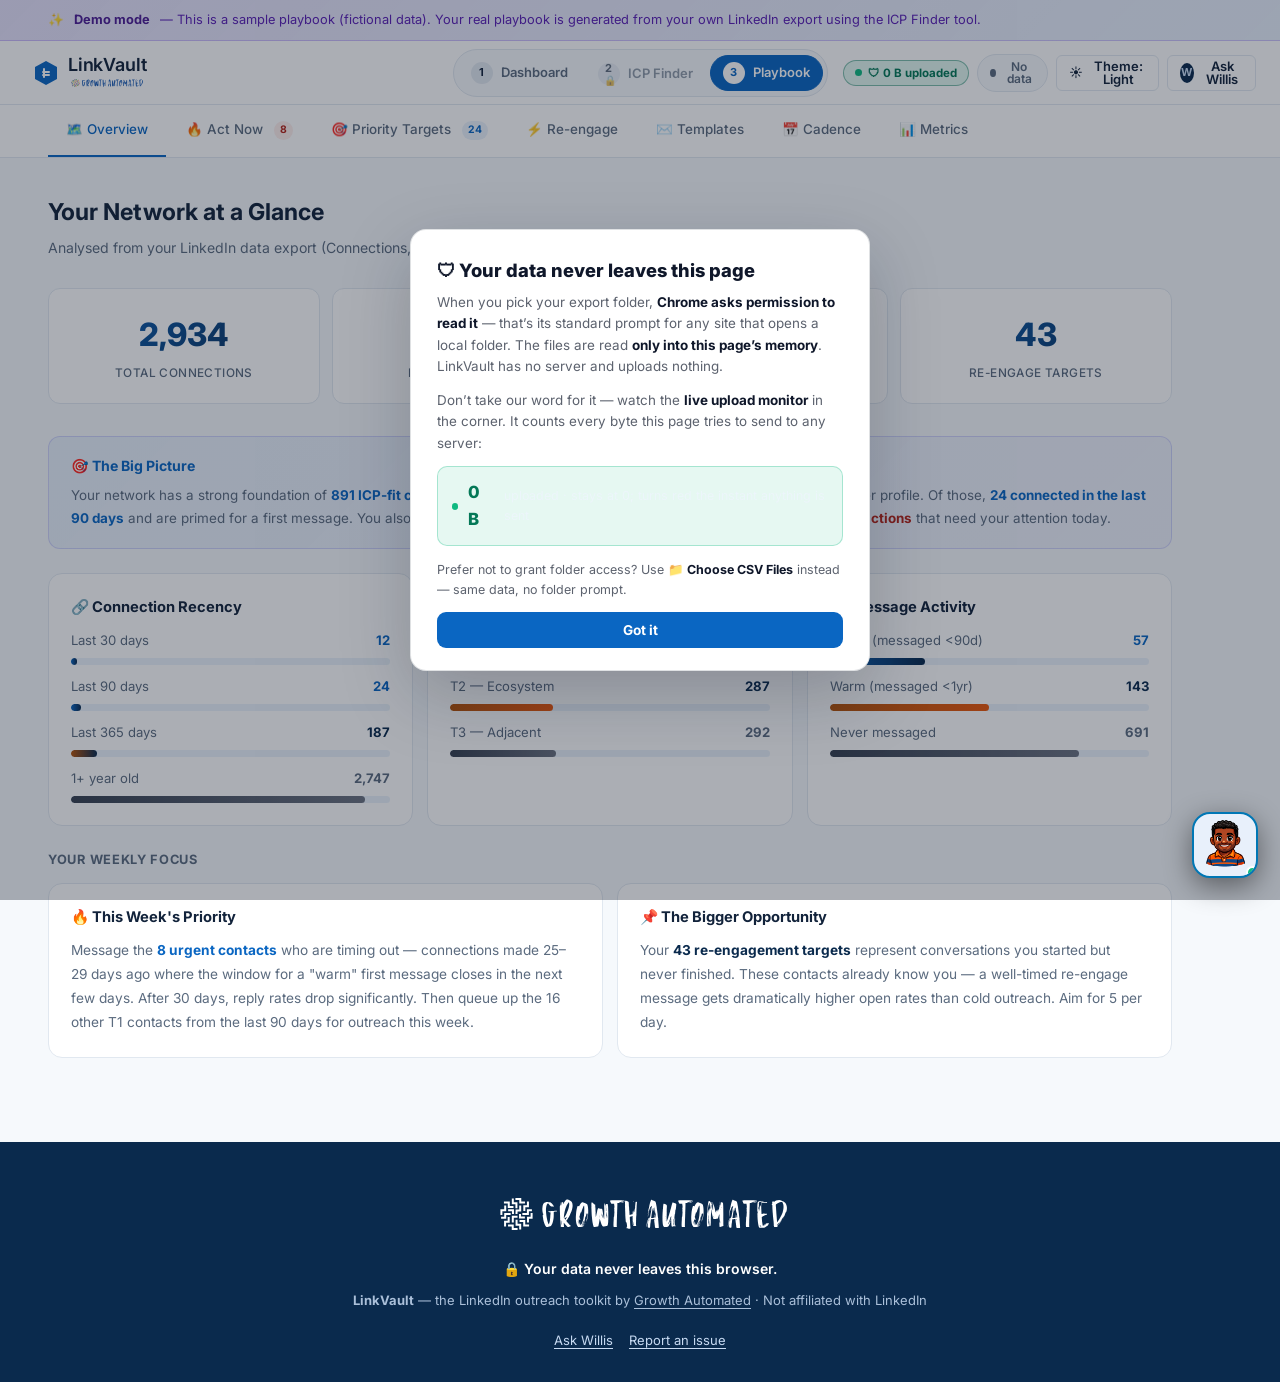
<file: playbook.html>
<!doctype html>
<html lang="en">
<head>
<meta charset="utf-8">
<meta name="viewport" content="width=device-width,initial-scale=1">
<title>LinkVault · Playbook</title>
<meta http-equiv="refresh" content="0; url=/outreach-playbook-demo.html">
<link rel="canonical" href="https://linkvault.growthautomated.ai/outreach-playbook-demo.html">
<meta name="theme-color" content="#0A66C2">
<style>
  body{margin:0;font-family:"Inter",system-ui,-apple-system,sans-serif;background:#F6F9FC;color:#12233B;display:grid;place-items:center;min-height:100vh;padding:24px;text-align:center}
  a{color:#0A66C2;font-weight:600}
</style>
<script>window.location.replace('/outreach-playbook-demo.html');</script>
</head>
<body>
<p>Redirecting to the <a href="/outreach-playbook-demo.html">LinkVault Playbook</a>…</p>
</body>
</html>
</file>
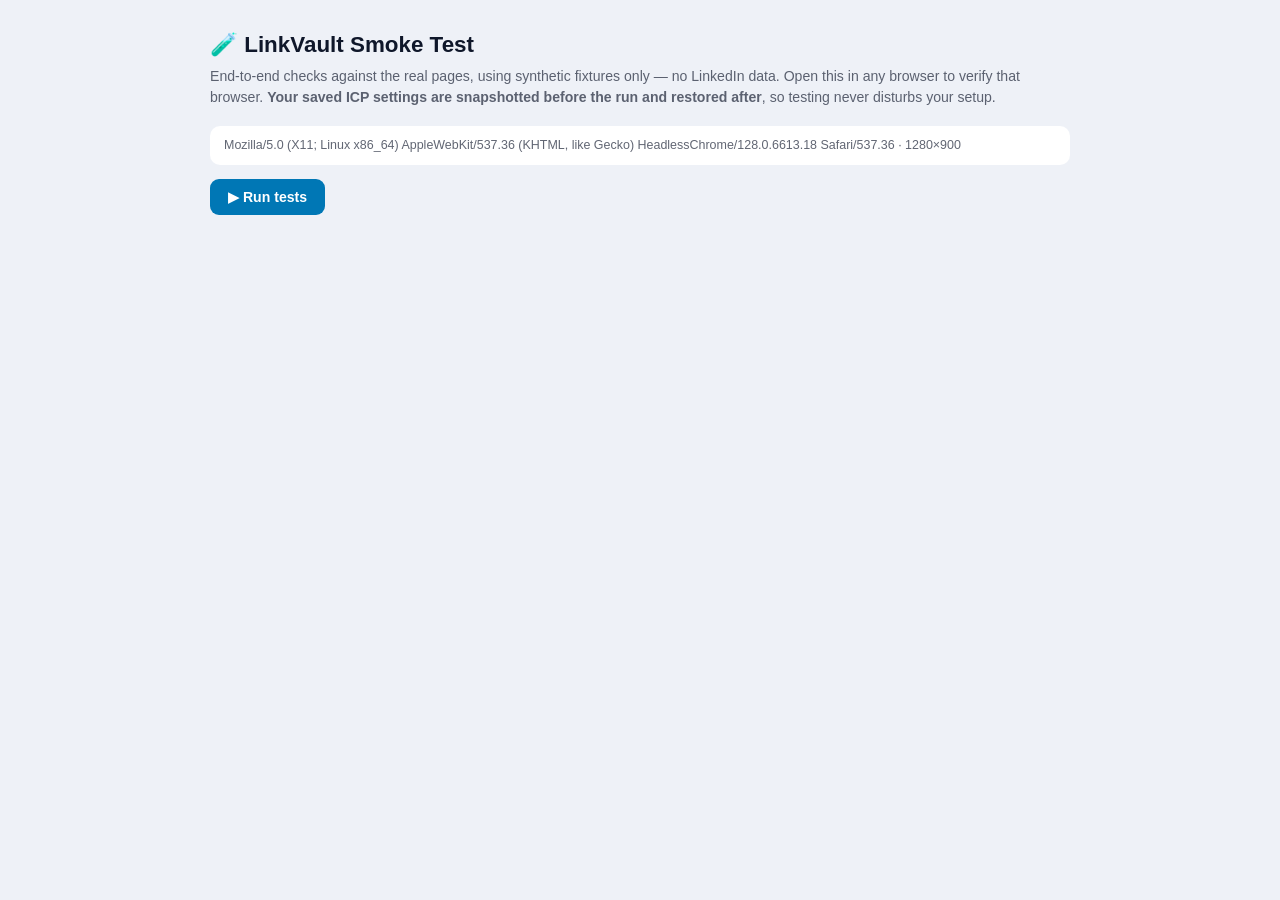
<file: smoke-test.html>
<!DOCTYPE html>
<html lang="en">
<head>
<meta charset="UTF-8">
<meta name="viewport" content="width=device-width, initial-scale=1.0">
<title>LinkVault · Smoke Test</title>
<meta name="robots" content="noindex">
<style>
:root{--bg:#0b1020;--card:#141a2c;--tx:#e8edff;--tx2:rgba(232,237,255,.62);--ok:#10b981;--bad:#ef4444;--warn:#f59e0b;--li:#0077B5;}
@media(prefers-color-scheme:light){:root{--bg:#eef1f7;--card:#fff;--tx:#0f172a;--tx2:rgba(15,23,42,.66);}}
*{margin:0;padding:0;box-sizing:border-box}
body{font-family:-apple-system,BlinkMacSystemFont,'Segoe UI',sans-serif;background:var(--bg);color:var(--tx);padding:28px 20px;line-height:1.5}
.wrap{max-width:860px;margin:0 auto}
h1{font-size:1.4rem;font-weight:800;margin-bottom:4px}
.sub{color:var(--tx2);font-size:.88rem;margin-bottom:18px}
#env{background:var(--card);border-radius:10px;padding:10px 14px;font-size:.78rem;color:var(--tx2);margin-bottom:14px}
#summary{border-radius:12px;padding:16px 18px;font-weight:800;font-size:1.05rem;margin-bottom:16px;display:none}
#summary.pass{background:rgba(16,185,129,.15);border:1px solid rgba(16,185,129,.5);color:var(--ok)}
#summary.fail{background:rgba(239,68,68,.15);border:1px solid rgba(239,68,68,.5);color:var(--bad)}
.grp{background:var(--card);border-radius:12px;padding:6px 0;margin-bottom:12px;overflow:hidden}
.grp h2{font-size:.82rem;font-weight:800;padding:10px 16px 6px;letter-spacing:.03em;text-transform:uppercase;color:var(--tx2)}
.t{display:flex;gap:10px;align-items:baseline;padding:6px 16px;font-size:.85rem;border-top:1px solid rgba(128,128,128,.12)}
.t .i{flex:0 0 auto;font-weight:800}
.t.p .i{color:var(--ok)} .t.f .i{color:var(--bad)} .t.s .i{color:var(--warn)}
.t .d{flex:1}
.t .m{color:var(--tx2);font-size:.78rem}
button{background:var(--li);color:#fff;border:none;border-radius:9px;padding:10px 18px;font-weight:700;cursor:pointer;font-family:inherit;font-size:.88rem}
iframe{width:1200px;height:800px;border:0;position:absolute;left:-9999px;top:0}
</style>
</head>
<body>
<div class="wrap">
  <h1>🧪 LinkVault Smoke Test</h1>
  <div class="sub">End-to-end checks against the real pages, using synthetic fixtures only — no LinkedIn data. Open this in any browser to verify that browser. <b>Your saved ICP settings are snapshotted before the run and restored after</b>, so testing never disturbs your setup.</div>
  <div id="env"></div>
  <div id="summary"></div>
  <button id="run">▶ Run tests</button>
  <div id="out" style="margin-top:16px"></div>
</div>
<iframe id="frame"></iframe>

<script>
/* ── Fixtures: tiny, synthetic, deterministic ─────────────────────────────── */
const FIX = {
'Connections.csv':
`First Name,Last Name,URL,Email Address,Company,Position,Connected On
Ada,Lovelace,https://www.linkedin.com/in/adalove,,Acme Corp,Chief Executive Officer,01 Jan 2020
Bob,Marley,https://www.linkedin.com/in/bobm,,Shopify,Partner Manager,02 Feb 2021
Cara,Nero,https://www.linkedin.com/in/caran,,Rogers Communications,Marketing Manager,03 Mar 2022
Dan,Oh,https://www.linkedin.com/in/dano,,Tiny Co,Student,04 Apr 2023
`,
'Endorsement_Given_Info.csv':
`Endorsement Date,Skill Name,Endorsee First Name,Endorsee Last Name,Endorsee Public Url,Endorsement Status
2022/01/01 10:00:00,Strategy,Ada,Lovelace,www.linkedin.com/in/adalove,ACCEPTED
2022/01/02 10:00:00,Growth,Cara,Nero,www.linkedin.com/in/caran,ACCEPTED
`,
'Endorsement_Received_Info.csv':
`Endorsement Date,Skill Name,Endorser First Name,Endorser Last Name,Endorser Public Url,Endorsement Status
2023/05/01 10:00:00,Product Management,Ada,Lovelace,www.linkedin.com/in/adalove,ACCEPTED
`,
'Recommendations_Received.csv':
`First Name,Last Name,Company,Job Title,Text,Creation Date,Status
Ada,Lovelace,Acme Corp,CEO,Great to work with,01/01/20 09:00 AM,VISIBLE
`,
'Company Follows.csv':
`Organization,Followed On
Shopify,Thu Jul 16 14:32:30 UTC 2026
`,
/* deliberately includes an embedded newline in CONTENT — the exact shape that made a
   naive line-count look like data loss (7,109 records vs 20,735 physical lines). */
'messages.csv':
`CONVERSATION ID,CONVERSATION TITLE,FROM,SENDER PROFILE URL,TO,RECIPIENT PROFILE URLS,DATE,SUBJECT,CONTENT,FOLDER,ATTACHMENTS,IS MESSAGE DRAFT,IS CONVERSATION DRAFT
c1,,Ada Lovelace,https://www.linkedin.com/in/adalove,Rahul Sharma,,2026-06-01 10:00:00,,"Hello there
this spans two lines",INBOX,,false,false
c2,,Rahul Sharma,,Bob Marley,,2026-06-02 10:00:00,,Short note,INBOX,,false,false
`
};

const R=[]; let group='';
function G(n){ group=n; }
function t(name, fn){ R.push({group, name, fn}); }
function file(n){ return new File([FIX[n]], n, {type:'text/csv'}); }
function allFiles(){ return Object.keys(FIX).map(file); }

const frame=document.getElementById('frame');
function load(page){
  return new Promise((res,rej)=>{
    const to=setTimeout(()=>rej(new Error('page load timed out')),20000);
    frame.onload=()=>{clearTimeout(to);res(frame.contentWindow);};
    frame.src=page+'?smoke='+Date.now();
  });
}
const wait=ms=>new Promise(r=>setTimeout(r,ms));
async function until(fn,ms=15000){
  const t0=Date.now();
  while(Date.now()-t0<ms){ try{ if(fn()) return true; }catch(e){} await wait(120); }
  return false;
}
/* let/const at a script's top level are NOT properties of window, so reaching in as
   frame.contentWindow.ICP yields undefined. Evaluate inside the frame's own scope. */
function ev(w, expr){ return w.eval(expr); }

/* TEST ISOLATION — the pages read their saved ICP config at parse time, so clearing it
   after the iframe loads is too late: a user's own customisations would still be in
   effect and the tier assertions would fail against *their* ICP, not the default.
   We're same-origin, so snapshot those keys here, clear them BEFORE loading, and put
   them back when the run ends. Never destroy real settings to make a test pass. */
const OWNED = ['ga_icp_kw','ga_icp_exact','ga_icp_profile','ga_icp_data'];
let SNAP = null;
function isolate(){
  if(SNAP) return;
  SNAP = {};
  OWNED.forEach(k=>{ SNAP[k]=localStorage.getItem(k); localStorage.removeItem(k); });
  try{ localStorage.setItem('lv_privacy_ack','1'); sessionStorage.clear(); }catch(e){}
}
function restore(){
  if(!SNAP) return;
  OWNED.forEach(k=>{ if(SNAP[k]!==null) localStorage.setItem(k, SNAP[k]); else localStorage.removeItem(k); });
  SNAP = null;
}
window.addEventListener('beforeunload', restore);   // don't strand settings if the tab closes mid-run
function prep(w){ try{ w.localStorage.setItem('lv_privacy_ack','1'); w.sessionStorage.clear(); }catch(e){} }

/* ── ICP FINDER ───────────────────────────────────────────────────────────── */
G('ICP Finder');
let W=null;
t('page loads and exposes its loader', async()=>{
  W=await load('icp-finder.html'); prep(W);
  if(typeof W.handlePicked!=='function') throw new Error('handlePicked missing');
  return 'handlePicked present';
});
t('mounts all 6 fixture files (merge, not replace)', async()=>{
  W.handlePicked(allFiles());
  const ok=await until(()=>ev(W,'Object.keys(_fileStore||{}).length')>=6);
  if(!ok) throw new Error('only mounted: '+ev(W,"Object.keys(_fileStore||{}).join(', ')"));
  return ev(W,'Object.keys(_fileStore).length')+' files';
});
t('parses 4 connections (multi-line CSV safe)', async()=>{
  const ok=await until(()=>ev(W,'typeof ICP!=="undefined" && _totalConns')===4);
  if(!ok) throw new Error('got '+ev(W,'typeof _totalConns!=="undefined"?_totalConns:"undefined"'));
  return '4 connections';
});
t('classifies tiers (CEO→T1, Shopify→T2)', async()=>{
  const ada=ev(W,'ICP.find(c=>c.name.indexOf("Ada")===0)'), bob=ev(W,'ICP.find(c=>c.name.indexOf("Bob")===0)');
  if(!ada||ada.tier!=='T1') throw new Error('Ada tier='+(ada&&ada.tier));
  if(!bob||bob.tier!=='T2') throw new Error('Bob tier='+(bob&&bob.tier));
  return 'T1 ✓ T2 ✓';
});
t('warmth engine builds and scores', async()=>{
  if(!W.LVWarmth||!W.LVWarmth.isBuilt()) throw new Error('LVWarmth not built');
  const ada=ev(W,'ICP.find(c=>c.name.indexOf("Ada")===0)');
  if(!ada.warmth) throw new Error('no warmth on Ada');
  if(ada.warmth.label!=='strong') throw new Error('Ada label='+ada.warmth.label);
  if(!ada.warmth.mutual) throw new Error('mutual not detected');
  return 'Ada strong/mutual, score '+ada.warmth.score;
});
t('warmth produces a grounded opener', async()=>{
  const ada=ev(W,'ICP.find(c=>c.name.indexOf("Ada")===0)');
  if(!/recommendation/i.test(ada.warmth.opener||'')) throw new Error('opener="'+ada.warmth.opener+'"');
  return 'opener references the recommendation';
});
t('company-follow shortlist computed', async()=>{
  const l=ev(W,'LVWarmth.followedWithConnections(ICP)');
  if(!l.length||l[0].company!=='Shopify') throw new Error(JSON.stringify(l));
  return 'Shopify ×'+l[0].count;
});
t('reads a .ZIP (uppercase) without unzipping', async()=>{
  if(typeof W.JSZip==='undefined') throw new Error('JSZip absent');
  const z=new W.JSZip(); z.file('Connections.csv',FIX['Connections.csv']);
  const blob=await z.generateAsync({type:'blob'});
  ev(W,'_fileStore={}');                       // clear so the zip must supply the data
  W.handlePicked([new File([blob],'Export.ZIP',{type:'application/zip'})]);
  const ok=await until(()=>ev(W,'!!_fileStore["Connections.csv"]') && ev(W,'_totalConns')===4);
  if(!ok) throw new Error('zip did not mount (store='+ev(W,'Object.keys(_fileStore).join(",")')+')');
  return 'uppercase .ZIP mounted, 4 connections'
});
t('unreadable file cannot hang the batch', async()=>{
  const bad=new File([''],'Positions.csv'); Object.defineProperty(bad,'size',{value:9});
  const t0=Date.now(); W.handlePicked([bad]);
  const ok=await until(()=>Date.now()-t0>400, 8000);
  if(Date.now()-t0>7000) throw new Error('appears hung');
  return 'settled in '+(Date.now()-t0)+'ms';
});
t('no console errors', async()=>{
  const e=(W.__gaErrs||[]);
  if(e.length) throw new Error(e.slice(0,2).join(' | '));
  return '0 errors';
});

/* ── DASHBOARD ────────────────────────────────────────────────────────────── */
G('Dashboard');
let D=null;
t('page loads', async()=>{ D=await load('dashboard.html'); prep(D);
  if(typeof D.handlePicked!=='function') throw new Error('handlePicked missing'); return 'ok'; });
t('mounts fixtures and parses connections', async()=>{
  D.handlePicked(allFiles());
  const ok=await until(()=>ev(D,'typeof D!=="undefined" && D.connections ? D.connections.length : -1')===4);
  if(!ok) throw new Error('connections='+ev(D,'typeof D!=="undefined"&&D.connections?D.connections.length:"undefined"'));
  return '4 connections';
});
t('messages parsed as records, not lines', async()=>{
  const ok=await until(()=>ev(D,'typeof D!=="undefined"&&D.messages?D.messages.length:-1')===2);
  if(!ok) throw new Error('expected 2 message records, got '+ev(D,'typeof D!=="undefined"&&D.messages?D.messages.length:"none"'));
  return '2 records (fixture has an embedded newline)';
});
t('mount report names missing files', async()=>{
  const ok=await until(()=>{const n=D.document.getElementById('mount-note');return n&&/missing/i.test(n.textContent);});
  if(!ok){ const n=D.document.getElementById('mount-note');
    throw new Error(n?('note: '+n.textContent.slice(0,60)):'no mount note'); }
  return 'reports missing files';
});
t('Relationships panel renders with charts', async()=>{
  const ok=await until(()=>{const s=D.document.getElementById('rel-section');return s&&s.style.display==='block';});
  if(!ok) throw new Error('panel hidden');
  const made=ev(D,'["chart-rel-warmth","chart-rel-skills","chart-rel-timeline"].filter(function(id){return charts&&charts[id];})');
  if(made.length!==3) throw new Error('charts: '+made.join(','));
  return '3 charts';
});
t('privacy ignore-list is stated', async()=>{
  const el=D.document.querySelector('.pm-ignore');
  if(!el||!/never reads/i.test(el.textContent)) throw new Error('missing');
  return 'present';
});
t('no console errors', async()=>{
  const e=(D.__gaErrs||[]);
  if(e.length) throw new Error(e.slice(0,2).join(' | '));
  return '0 errors';
});

/* ── runner ───────────────────────────────────────────────────────────────── */
document.getElementById('env').textContent =
  navigator.userAgent + ' · ' + screen.width + '×' + screen.height;

document.getElementById('run').onclick=async function(){
  this.disabled=true; this.textContent='Running…';
  isolate();                       // must happen BEFORE any page loads
  const out=document.getElementById('out'); out.innerHTML='';
  const sum=document.getElementById('summary'); sum.style.display='none';
  let pass=0, fail=0, cur=null, box=null;
  for(const test of R){
    if(test.group!==cur){ cur=test.group; box=document.createElement('div'); box.className='grp';
      box.innerHTML='<h2>'+cur+'</h2>'; out.appendChild(box); }
    const row=document.createElement('div'); row.className='t s';
    row.innerHTML='<span class="i">…</span><span class="d">'+test.name+'</span>';
    box.appendChild(row);
    try{ const msg=await test.fn();
      row.className='t p'; row.querySelector('.i').textContent='✓';
      row.innerHTML+='<span class="m">'+(msg||'')+'</span>'; pass++;
    }catch(e){
      row.className='t f'; row.querySelector('.i').textContent='✗';
      row.innerHTML+='<span class="m">'+(e.message||e)+'</span>'; fail++;
    }
  }
  restore();                       // hand the user their own ICP config back
  sum.className=fail?'fail':'pass'; sum.style.display='block';
  sum.textContent=fail? ('✗ '+fail+' failed · '+pass+' passed')
                      : ('✓ All '+pass+' checks passed — this browser is good');
  this.disabled=false; this.textContent='▶ Run again';
};
</script>
</body>
</html>
</file>
<file: tokens.css>
/* ============================================================
   LinkVault design tokens — v1.2
   Light is default (:root). Dark via [data-theme="dark"].
   All colour pairs below are pre-checked WCAG AA for their
   intended use (see Kimi's states-a11y.md for the approved pairs).

   Introduced Nov 2026 as Phase 1 of the Kimi redesign. During
   the transition, the existing per-page CSS (using the legacy
   --bg / --tx / --li token namespace) still drives the visible
   chrome; --lv-* tokens below are available for new components
   and get wired into the page shells in the chrome rebuild.
   ============================================================ */

:root {
  /* ---- brand (theme-independent) ---- */
  --lv-primary:        #0A66C2; /* LinkedIn Blue — sacred */
  --lv-primary-hover:  #0958A8;
  --lv-primary-active: #084B8C;
  --lv-navy:           #0A2A4D;
  --lv-on-navy:        #C7DAF2;

  /* ---- semantic — LIGHT (default) ---- */
  --lv-page:      #F6F9FC;
  --lv-card:      #FFFFFF;
  --lv-ink:       #12233B; /* primary text */
  --lv-sub:       #5B6B7F; /* secondary text (AA on page/card) */
  --lv-border:    #E1E8F0;
  --lv-tint:      #EAF2FB; /* primary soft fill */
  --lv-tintline:  #C7DCF5;
  --lv-faint:     #8FB8E8; /* decorative only, never text */
  --lv-link:      #0A66C2;

  --lv-good:      #157347;
  --lv-goodtint:  #E9F5EE;
  --lv-warn:      #B45309;
  --lv-warntint:  #FDF6E9;
  --lv-bad:       #B42318;
  --lv-badtint:   #FDEEEC;

  /* .btn-sample — soft green, "Try with sample data" */
  --lv-sample-bg:   #E7F4EC;
  --lv-sample-ink:  #157347; /* matches --lv-good */
  --lv-sample-line: #BFE3CD;

  /* ---- type ---- */
  --lv-font:      "Inter", system-ui, -apple-system, sans-serif;
  --lv-wordmark:  var(--lv-font); /* Nov 2026: wordmark uses Inter 600 — Assistant dropped */
  --lv-fs-micro:  12px;  --lv-lh-micro: 16px;
  --lv-fs-small:  13px;  --lv-lh-small: 18px;
  --lv-fs-body:   14px;  --lv-lh-body: 20px;
  --lv-fs-h3:     16px;  --lv-lh-h3: 22px;
  --lv-fs-h2:     20px;  --lv-lh-h2: 26px;
  --lv-fs-h1:     26px;  --lv-lh-h1: 32px;
  --lv-fs-display: 34px; --lv-lh-display: 40px;

  /* ---- spacing (4px base) ---- */
  --lv-sp-1: 4px;  --lv-sp-2: 8px;  --lv-sp-3: 12px; --lv-sp-4: 16px;
  --lv-sp-6: 24px; --lv-sp-8: 32px; --lv-sp-12: 48px; --lv-sp-16: 64px;

  /* ---- radii ---- */
  --lv-r-sm: 6px; --lv-r-md: 10px; --lv-r-lg: 14px; --lv-r-pill: 999px;

  /* ---- elevation ---- */
  --lv-shadow-sm: 0 1px 2px rgba(10, 42, 77, 0.06);
  --lv-shadow-md: 0 4px 14px rgba(10, 42, 77, 0.10);

  /* ---- motion ---- */
  --lv-dur-1: 120ms; /* hover, press */
  --lv-dur-2: 220ms; /* panels, popovers */
  --lv-dur-3: 260ms; /* page-level transitions */
  --lv-ease: cubic-bezier(0.2, 0.7, 0.3, 1);

  /* ---- z-index ---- */
  --lv-z-header: 100; --lv-z-popover: 400; --lv-z-modal: 500;
  --lv-z-willis: 600; --lv-z-toast: 700;

  /* ---- charts (light) ---- */
  --lv-chart-grid: #E1E8F0;
  --lv-chart-tick: #5B6B7F;
  --lv-chart-1: #0A66C2;
  --lv-chart-2: #8FB8E8;
  --lv-chart-3: #157347;
  --lv-chart-4: #B45309;
  --lv-chart-5: #B42318;
  --lv-chart-6: #0A2A4D;
  --lv-seq-1: #EAF2FB; --lv-seq-2: #C7DCF5; --lv-seq-3: #8FB8E8;
  --lv-seq-4: #3E8DE0; --lv-seq-5: #0A66C2;
}

/* ---- semantic — DARK (opt-in, WCAG AA) ---- */
[data-theme="dark"] {
  --lv-page:      #0E1622;
  --lv-card:      #16222F;
  --lv-ink:       #E9EFF6;
  --lv-sub:       #9DAEC0;
  --lv-border:    #27374B;
  --lv-tint:      #14304F;
  --lv-tintline:  #2A4B73;
  --lv-faint:     #3D6591;
  --lv-navy:      #0B1F38;
  --lv-link:      #7AB5F5; /* #0A66C2 is too dark for text on dark bg; fills/buttons keep --lv-primary */

  --lv-good:      #45B97C;
  --lv-goodtint:  #10301F;
  --lv-warn:      #E3A04B;
  --lv-warntint:  #2E2412;
  --lv-bad:       #F06A5B;
  --lv-badtint:   #361715;

  --lv-sample-bg:   #123626;
  --lv-sample-ink:  #5CD69A;
  --lv-sample-line: #1F5C3D;

  --lv-chart-grid: #27374B;
  --lv-chart-tick: #9DAEC0;
  --lv-chart-1: #7AB5F5;
  --lv-chart-2: #3D6591;
  --lv-chart-3: #45B97C;
  --lv-chart-4: #E3A04B;
  --lv-chart-5: #F06A5B;
  --lv-chart-6: #C7DAF2;
  --lv-seq-1: #14304F; --lv-seq-2: #1E4470; --lv-seq-3: #2A5E96;
  --lv-seq-4: #3E8DE0; --lv-seq-5: #7AB5F5;
}

/* Breakpoints (CSS custom properties can't be used in @media — hardcode):
   ≥1280 desktop · 768–1279 tablet (768–950 is the known tight band — test it) · ≤767 mobile.
   Mobile never gets the app — it gets the lead-capture flow (Kimi pages.md §5). */
</file>
<file: chrome.css>
/* ============================================================
   LinkVault chrome — shared header, footer, theme bridge (v1.2)
   Depends on tokens.css being linked first. Per-page CSS stays
   in place; this styles only the new .lv-hdr / .lv-ftr shells.
   ============================================================ */

/* ---- body baseline (opt-in — only pages that want the new chrome
        set <body data-lv-chrome>; legacy body styles keep working) ---- */
body[data-lv-chrome]{
  font-family:var(--lv-font);
  color:var(--lv-ink);
  background:var(--lv-page);
}

/* ======================= HEADER ======================= */
.lv-hdr{
  position:sticky;top:0;z-index:var(--lv-z-header);
  display:grid;grid-template-columns:1fr auto 1fr;
  align-items:center;gap:var(--lv-sp-4);
  padding:0 var(--lv-sp-6);height:64px;
  background:var(--lv-card);
  border-bottom:1px solid var(--lv-border);
  font-family:var(--lv-font);
}
.lv-hdr-l{display:flex;align-items:center;min-width:0}
.lv-hdr-c{display:flex;align-items:center;gap:var(--lv-sp-2);justify-content:center}
.lv-hdr-r{display:flex;align-items:center;justify-content:flex-end;gap:var(--lv-sp-2);min-width:0}

/* Brand (scoped to new header to avoid collision with legacy .lv-brand) */
.lv-hdr-brand{
  display:flex;align-items:center;gap:var(--lv-sp-2);
  text-decoration:none;color:var(--lv-ink);
  padding:var(--lv-sp-1) var(--lv-sp-2);border-radius:var(--lv-r-sm);
}
.lv-hdr-brand:hover{background:var(--lv-tint)}
.lv-hdr-brand:focus-visible{outline:2px solid var(--lv-primary);outline-offset:2px}
.lv-hdr-brand-mark{
  width:28px;height:28px;flex:0 0 28px;
  color:var(--lv-primary);
}
.lv-hdr-brand-text{
  display:flex;flex-direction:column;gap:3px;
  line-height:1;
}
.lv-hdr-brand-word{
  font-family:var(--lv-wordmark);
  font-weight:600;font-size:18px;line-height:1;
  letter-spacing:-0.01em;
  color:var(--lv-ink);
}
/* "by Growth Automated" sub-logo (uses the GA SVG) */
.lv-hdr-brand-ga{
  display:inline-block;
  width:96px;height:12px;
  background:url('logo-color.svg') left center / contain no-repeat;
  opacity:.85;
}
[data-theme="dark"] .lv-hdr-brand-ga{background-image:url('logo-white.svg')}

/* Step pills */
.lv-steps{
  display:flex;align-items:center;gap:var(--lv-sp-1);
  list-style:none;margin:0;padding:var(--lv-sp-1);
  background:var(--lv-page);border:1px solid var(--lv-border);
  border-radius:var(--lv-r-pill);
}
.lv-step{
  display:inline-flex;align-items:center;gap:var(--lv-sp-2);
  padding:6px var(--lv-sp-3);border-radius:var(--lv-r-pill);
  font-family:var(--lv-font);font-weight:600;
  font-size:var(--lv-fs-small);line-height:1;
  color:var(--lv-sub);background:transparent;
  text-decoration:none;border:1px solid transparent;
  transition:
    background var(--lv-dur-1) var(--lv-ease),
    color var(--lv-dur-1) var(--lv-ease);
}
.lv-step:hover{color:var(--lv-ink);background:var(--lv-card)}
.lv-step:focus-visible{outline:2px solid var(--lv-primary);outline-offset:2px}
.lv-step-num{
  display:inline-grid;place-items:center;
  width:22px;height:22px;border-radius:50%;
  background:var(--lv-border);color:var(--lv-ink);
  font-weight:700;font-size:11px;line-height:1;
}
.lv-step.is-active{background:var(--lv-primary);color:#fff;border-color:var(--lv-primary)}
.lv-step.is-active .lv-step-num{background:#fff;color:var(--lv-primary)}
.lv-step.is-complete .lv-step-num{background:var(--lv-good);color:#fff}
.lv-step.is-complete .lv-step-num::before{content:"✓";font-size:12px}
.lv-step.is-complete .lv-step-num-digit{display:none}
/* Locked step: stays clickable (destination handles empty state) — just a hint */
.lv-step.is-locked{opacity:.65}
.lv-step.is-locked:hover{opacity:1}
.lv-step.is-locked .lv-step-num::after{content:"🔒";font-size:10px;margin-left:2px}

/* Right-cluster buttons + data chip */
.lv-btn{
  display:inline-flex;align-items:center;gap:var(--lv-sp-2);
  height:36px;padding:0 var(--lv-sp-3);border-radius:var(--lv-r-sm);
  font-family:var(--lv-font);font-weight:600;
  font-size:var(--lv-fs-small);line-height:1;
  background:transparent;color:var(--lv-ink);
  border:1px solid var(--lv-border);cursor:pointer;
  transition:
    background var(--lv-dur-1) var(--lv-ease),
    border-color var(--lv-dur-1) var(--lv-ease);
  text-decoration:none;
}
.lv-btn:hover{background:var(--lv-tint);border-color:var(--lv-tintline)}
.lv-btn:focus-visible{outline:2px solid var(--lv-primary);outline-offset:2px}
.lv-btn-primary{
  background:var(--lv-primary);color:#fff;border-color:var(--lv-primary);
}
.lv-btn-primary:hover{background:var(--lv-primary-hover);border-color:var(--lv-primary-hover)}

.lv-data-chip{
  display:inline-flex;align-items:center;gap:var(--lv-sp-2);
  padding:6px var(--lv-sp-3);border-radius:var(--lv-r-pill);
  background:var(--lv-page);border:1px solid var(--lv-border);
  color:var(--lv-sub);
  font-family:var(--lv-font);font-weight:600;
  font-size:var(--lv-fs-micro);line-height:1;
  cursor:pointer;
}
.lv-data-chip:hover{background:var(--lv-tint)}
.lv-data-chip.is-live{color:var(--lv-ink);border-color:var(--lv-tintline)}
.lv-data-chip.is-empty .lv-dot{background:var(--lv-sub)}
.lv-data-chip.is-live .lv-dot{background:var(--lv-good)}
.lv-data-chip.is-partial .lv-dot{background:var(--lv-warn)}
.lv-data-chip.is-failed .lv-dot{background:var(--lv-bad)}
.lv-dot{
  display:inline-block;width:8px;height:8px;border-radius:50%;
  background:var(--lv-sub);
}

/* Willis button avatar */
.lv-willis-avatar{
  display:inline-grid;place-items:center;
  width:20px;height:20px;border-radius:50%;
  background:var(--lv-navy);color:var(--lv-on-navy);
  font-family:var(--lv-font);font-weight:700;font-size:11px;line-height:1;
}

/* ======================= FOOTER ======================= */
.lv-ftr{
  background:var(--lv-navy);color:var(--lv-on-navy);
  padding:var(--lv-sp-12) var(--lv-sp-6) var(--lv-sp-8);
  font-family:var(--lv-font);
  font-size:var(--lv-fs-small);line-height:1.5;
  margin-top:var(--lv-sp-12);
  text-align:center;
}
.lv-ftr-inner{
  max-width:1200px;margin:0 auto;
  display:flex;flex-direction:column;align-items:center;
  gap:var(--lv-sp-3);
}
/* Large centered Growth Automated logo */
.lv-ftr-logo{
  display:block;
  width:320px;max-width:85%;height:48px;
  background:url('logo-white.svg') center center / contain no-repeat;
  margin-bottom:var(--lv-sp-2);
}
.lv-ftr-promise{font-weight:600;color:#fff;font-size:var(--lv-fs-body)}
.lv-ftr-tag{color:var(--lv-on-navy);opacity:.85;max-width:600px}
.lv-ftr-links{
  display:flex;gap:var(--lv-sp-4);
  align-items:center;flex-wrap:wrap;justify-content:center;
  margin-top:var(--lv-sp-2);
}
.lv-ftr a:not(.lv-ftr-logo),.lv-ftr-btn{
  color:var(--lv-on-navy);text-decoration:underline;text-underline-offset:3px;
  background:transparent;border:0;cursor:pointer;
  font:inherit;padding:0;
}
.lv-ftr-logo{text-decoration:none}
.lv-ftr a:hover,.lv-ftr-btn:hover{color:#fff}
.lv-ftr a:focus-visible,.lv-ftr-btn:focus-visible{
  outline:2px solid var(--lv-on-navy);outline-offset:2px;border-radius:2px;
}

/* ======================= DASHBOARD (Phase 2a) ======================= */
/* Overview layout: main column + right rail */
.lv-dash-overview{
  display:grid;grid-template-columns:1fr 460px;
  gap:var(--lv-sp-6);
  align-items:start;
  margin-top:var(--lv-sp-6);
}
@media (max-width:1023px){
  .lv-dash-overview{grid-template-columns:1fr}
}

/* Welcome-back banner */
.lv-welcome{
  display:flex;align-items:center;justify-content:space-between;
  gap:var(--lv-sp-6);flex-wrap:wrap;
  padding:var(--lv-sp-4) var(--lv-sp-6);
  background:linear-gradient(135deg,var(--lv-tint),var(--lv-card));
  border:1px solid var(--lv-tintline);
  border-radius:var(--lv-r-lg);
  margin-bottom:var(--lv-sp-4);
}
.lv-welcome-eyebrow{
  font-family:var(--lv-font);
  font-size:var(--lv-fs-micro);font-weight:700;
  letter-spacing:0.08em;text-transform:uppercase;
  color:var(--lv-primary);
}
.lv-welcome-title{
  font-family:var(--lv-font);
  font-size:var(--lv-fs-h2);font-weight:700;
  color:var(--lv-ink);
  margin:var(--lv-sp-1) 0 var(--lv-sp-1);
  line-height:1.3;
}
.lv-welcome-sub{
  font-size:var(--lv-fs-small);
  color:var(--lv-sub);
  margin:0;
}

/* KPI row */
.lv-kpis{
  display:grid;
  grid-template-columns:repeat(4,minmax(0,1fr));
  gap:var(--lv-sp-3);
  margin-bottom:var(--lv-sp-6);
}
@media (max-width:950px){.lv-kpis{grid-template-columns:repeat(2,1fr)}}
.lv-kpi{
  background:var(--lv-card);
  border:1px solid var(--lv-border);
  border-radius:var(--lv-r-lg);
  padding:var(--lv-sp-4);
  display:flex;flex-direction:column;gap:4px;
  box-shadow:var(--lv-shadow-sm);
}
.lv-kpi-label{
  font-family:var(--lv-font);
  font-size:var(--lv-fs-small);font-weight:600;
  color:var(--lv-sub);
}
.lv-kpi-value{
  font-family:var(--lv-font);
  font-size:var(--lv-fs-h1);font-weight:700;
  color:var(--lv-ink);
  font-variant-numeric:tabular-nums;
  line-height:1.1;
}
.lv-kpi-delta{
  font-family:var(--lv-font);
  font-size:var(--lv-fs-micro);
  color:var(--lv-sub);
}

/* Right rail */
.lv-rail{
  display:flex;flex-direction:column;gap:var(--lv-sp-4);
  position:sticky;top:calc(64px + var(--lv-sp-4));
}

/* Progress steps */
.lv-prog{
  background:var(--lv-card);
  border:1px solid var(--lv-border);
  border-radius:var(--lv-r-lg);
  padding:var(--lv-sp-4);
  box-shadow:var(--lv-shadow-sm);
}
.lv-prog-title{
  font-family:var(--lv-font);
  font-size:var(--lv-fs-small);font-weight:700;
  color:var(--lv-sub);
  text-transform:uppercase;letter-spacing:0.06em;
  margin-bottom:var(--lv-sp-3);
}
.lv-prog-steps{
  list-style:none;margin:0;padding:0;
  display:flex;flex-direction:column;gap:var(--lv-sp-2);
}
.lv-prog-step{
  display:flex;align-items:center;gap:var(--lv-sp-3);
  padding:var(--lv-sp-3);border-radius:var(--lv-r-md);
  border:1px solid var(--lv-border);
  text-decoration:none;color:var(--lv-ink);
  font-size:var(--lv-fs-body);
}
.lv-prog-step:hover{background:var(--lv-tint)}
.lv-prog-num{
  display:inline-grid;place-items:center;
  width:28px;height:28px;border-radius:50%;
  background:var(--lv-border);color:var(--lv-ink);
  font-weight:700;font-size:13px;flex:0 0 28px;
}
.lv-prog-step.is-current{
  background:var(--lv-tint);
  border-color:var(--lv-tintline);
}
.lv-prog-step.is-current .lv-prog-num{background:var(--lv-primary);color:#fff}
.lv-prog-step.is-done .lv-prog-num{background:var(--lv-good);color:#fff}
.lv-prog-step.is-done .lv-prog-num::before{content:"✓";font-size:14px}
.lv-prog-step.is-done .lv-prog-num-digit{display:none}
.lv-prog-step.is-locked{opacity:.65}
.lv-prog-step.is-locked .lv-prog-num::after{content:"🔒";font-size:11px;margin-left:2px}
.lv-prog-step-body{display:flex;flex-direction:column;gap:2px;min-width:0}
.lv-prog-step-title{font-weight:600}
.lv-prog-step-sub{font-size:var(--lv-fs-small);color:var(--lv-sub)}

/* Data-health list */
.lv-health{
  background:var(--lv-card);
  border:1px solid var(--lv-border);
  border-radius:var(--lv-r-lg);
  padding:var(--lv-sp-4);
  box-shadow:var(--lv-shadow-sm);
}
.lv-health-title{
  font-family:var(--lv-font);
  font-size:var(--lv-fs-small);font-weight:700;
  color:var(--lv-sub);
  text-transform:uppercase;letter-spacing:0.06em;
  margin-bottom:var(--lv-sp-3);
}
.lv-health-list{
  list-style:none;margin:0;padding:0;
  display:flex;flex-direction:column;gap:var(--lv-sp-2);
}
.lv-health-item{
  display:flex;align-items:center;gap:var(--lv-sp-2);
  font-size:var(--lv-fs-small);color:var(--lv-ink);
}
.lv-health-dot{
  width:8px;height:8px;border-radius:50%;flex:0 0 8px;
  background:var(--lv-sub);
}
.lv-health-item.is-ok  .lv-health-dot{background:var(--lv-good)}
.lv-health-item.is-warn .lv-health-dot{background:var(--lv-warn)}
.lv-health-item.is-bad .lv-health-dot{background:var(--lv-bad)}
.lv-health-item-sub{color:var(--lv-sub);margin-left:auto;font-variant-numeric:tabular-nums}

/* Hero-chart callout (Kimi §2 — one hero chart, annotated) */
.lv-hero-callout{
  display:flex;align-items:flex-start;gap:var(--lv-sp-3);
  background:var(--lv-warntint);
  border-left:4px solid var(--lv-warn);
  border-radius:var(--lv-r-md);
  padding:var(--lv-sp-3) var(--lv-sp-4);
  margin:var(--lv-sp-4) 0 var(--lv-sp-3);
  color:var(--lv-ink);
  font-family:var(--lv-font);
}
.lv-hero-callout-icon{font-size:20px;line-height:1;flex:0 0 auto}
.lv-hero-callout-body{display:flex;flex-direction:column;gap:2px;min-width:0}
.lv-hero-callout-label{
  font-weight:700;color:var(--lv-ink);
  font-size:var(--lv-fs-small);
  text-transform:uppercase;letter-spacing:0.06em;
}
.lv-hero-callout-detail{
  font-size:var(--lv-fs-body);color:var(--lv-ink);line-height:1.4;
}

/* Mount report (post-parse summary card — Kimi components.md) */
.lv-mount{
  background:var(--lv-card);
  border:1px solid var(--lv-border);
  border-left:4px solid var(--lv-good);
  border-radius:var(--lv-r-lg);
  padding:var(--lv-sp-4);
  margin:0 0 var(--lv-sp-4);
  box-shadow:var(--lv-shadow-sm);
  font-family:var(--lv-font);
  font-size:var(--lv-fs-small);
  color:var(--lv-ink);
}
.lv-mount.is-warn{border-left-color:var(--lv-warn)}
.lv-mount.is-bad {border-left-color:var(--lv-bad)}
.lv-mount-head{
  display:flex;align-items:flex-start;justify-content:space-between;
  gap:var(--lv-sp-3);flex-wrap:wrap;
}
.lv-mount-title{
  font-size:var(--lv-fs-h3);font-weight:700;
  color:var(--lv-ink);
  margin:0;line-height:1.3;
  display:flex;align-items:center;gap:var(--lv-sp-2);
}
.lv-mount-title-icon{font-size:20px}
.lv-mount-sub{
  color:var(--lv-sub);
  margin:var(--lv-sp-1) 0 0;
  font-size:var(--lv-fs-small);
}
.lv-mount-dismiss{
  background:transparent;border:0;cursor:pointer;
  color:var(--lv-sub);font-size:20px;line-height:1;
  padding:4px 6px;border-radius:var(--lv-r-sm);
}
.lv-mount-dismiss:hover{background:var(--lv-tint);color:var(--lv-ink)}
.lv-mount-grid{
  display:grid;
  grid-template-columns:repeat(auto-fill,minmax(180px,1fr));
  gap:var(--lv-sp-2);
  margin:var(--lv-sp-3) 0 0;
}
.lv-mount-file{
  display:flex;align-items:center;gap:var(--lv-sp-2);
  padding:var(--lv-sp-2);
  background:var(--lv-page);
  border:1px solid var(--lv-border);
  border-radius:var(--lv-r-md);
  font-size:var(--lv-fs-small);
}
.lv-mount-file.is-ok    {border-color:var(--lv-tintline)}
.lv-mount-file.is-missing{opacity:.75}
.lv-mount-file-icon{font-size:14px;line-height:1}
.lv-mount-file-name{
  font-weight:600;color:var(--lv-ink);
  flex:1;min-width:0;
  overflow:hidden;text-overflow:ellipsis;white-space:nowrap;
}
.lv-mount-file-rows{
  color:var(--lv-sub);
  font-variant-numeric:tabular-nums;
  font-size:var(--lv-fs-micro);
}
.lv-mount-actions{
  display:flex;gap:var(--lv-sp-2);flex-wrap:wrap;
  margin-top:var(--lv-sp-3);
}
.lv-mount .lv-btn-primary{height:32px;padding:0 var(--lv-sp-3)}

/* Recent activity */
.lv-recent{
  background:var(--lv-card);
  border:1px solid var(--lv-border);
  border-radius:var(--lv-r-lg);
  padding:var(--lv-sp-4);
  margin-top:var(--lv-sp-6);
  box-shadow:var(--lv-shadow-sm);
}
.lv-recent-title{
  font-family:var(--lv-font);
  font-size:var(--lv-fs-small);font-weight:700;
  color:var(--lv-sub);
  text-transform:uppercase;letter-spacing:0.06em;
  margin-bottom:var(--lv-sp-3);
}
.lv-recent-list{
  list-style:none;margin:0;padding:0;
  display:flex;flex-direction:column;gap:0;
}
.lv-recent-item{
  display:flex;align-items:center;gap:var(--lv-sp-3);
  padding:var(--lv-sp-3) 0;
  border-top:1px solid var(--lv-border);
}
.lv-recent-item:first-child{border-top:0}
.lv-recent-icon{
  display:inline-grid;place-items:center;
  width:32px;height:32px;border-radius:50%;
  background:var(--lv-tint);color:var(--lv-primary);
  font-size:16px;line-height:1;flex:0 0 32px;
}
.lv-recent-body{display:flex;flex-direction:column;gap:2px;min-width:0;flex:1}
.lv-recent-text{
  font-size:var(--lv-fs-body);color:var(--lv-ink);
  overflow:hidden;text-overflow:ellipsis;white-space:nowrap;
}
.lv-recent-date{
  font-size:var(--lv-fs-micro);color:var(--lv-sub);
}
.lv-recent-empty{
  padding:var(--lv-sp-3) 0;
  color:var(--lv-sub);font-size:var(--lv-fs-small);
  text-align:center;
}

/* Load-screen "try first" card — soft-green, visible without scrolling */
.lv-try-first{
  display:flex;align-items:center;justify-content:space-between;
  gap:var(--lv-sp-4);flex-wrap:wrap;
  background:var(--lv-sample-bg);
  border:1px solid var(--lv-sample-line);
  border-radius:var(--lv-r-lg);
  padding:var(--lv-sp-4) var(--lv-sp-5,var(--lv-sp-4));
  margin:var(--lv-sp-4) 0 var(--lv-sp-6);
  box-shadow:var(--lv-shadow-sm);
  font-family:var(--lv-font);
}
.lv-try-first-l{flex:1 1 300px;min-width:0}
.lv-try-first-eyebrow{
  color:var(--lv-sample-ink);
  font-size:var(--lv-fs-micro);font-weight:700;
  letter-spacing:0.08em;text-transform:uppercase;
  margin:0;
}
.lv-try-first-title{
  margin:4px 0 0;font-size:var(--lv-fs-h2);font-weight:700;
  color:var(--lv-ink);line-height:1.25;
}
.lv-try-first-sub{
  margin:6px 0 0;font-size:var(--lv-fs-body);
  color:var(--lv-ink);opacity:.85;line-height:1.5;
}
.lv-try-first-cta{
  display:inline-flex;align-items:center;gap:var(--lv-sp-2);
  height:44px;padding:0 var(--lv-sp-5,var(--lv-sp-4));
  background:var(--lv-sample-ink);border:0;color:#fff;
  border-radius:var(--lv-r-sm);
  font-family:var(--lv-font);font-weight:700;
  font-size:var(--lv-fs-body);
  cursor:pointer;flex-shrink:0;
  box-shadow:var(--lv-shadow-sm);
  transition:transform var(--lv-dur-1) var(--lv-ease),filter var(--lv-dur-1) var(--lv-ease);
}
.lv-try-first-cta:hover{transform:translateY(-1px);filter:brightness(0.95)}
.lv-try-first-cta:focus-visible{outline:2px solid var(--lv-sample-ink);outline-offset:3px}

/* ICP Finder (Phase 3a) — navy next-step bar + filter-bar polish */
.lv-icp-nextstep{
  display:flex;align-items:center;justify-content:space-between;
  gap:var(--lv-sp-4);flex-wrap:wrap;
  background:var(--lv-navy);color:var(--lv-on-navy);
  border-radius:var(--lv-r-lg);
  padding:var(--lv-sp-4) var(--lv-sp-6);
  margin:var(--lv-sp-6) 0 var(--lv-sp-4);
  box-shadow:var(--lv-shadow-md);
  font-family:var(--lv-font);
}
.lv-icp-nextstep-l{display:flex;flex-direction:column;gap:2px;min-width:0}
.lv-icp-nextstep-eyebrow{
  font-size:var(--lv-fs-micro);font-weight:700;
  letter-spacing:0.08em;text-transform:uppercase;
  opacity:.8;
}
.lv-icp-nextstep-title{
  color:#fff;font-size:var(--lv-fs-h2);font-weight:700;
  line-height:1.2;margin:0;
}
.lv-icp-nextstep-sub{
  color:var(--lv-on-navy);opacity:.85;
  font-size:var(--lv-fs-small);margin:4px 0 0;
}
.lv-icp-nextstep-cta{
  display:inline-flex;align-items:center;gap:var(--lv-sp-2);
  padding:10px var(--lv-sp-4);
  background:#fff;color:var(--lv-navy);
  border-radius:var(--lv-r-sm);
  font-family:var(--lv-font);font-weight:700;
  font-size:var(--lv-fs-body);
  text-decoration:none;
  transition:transform var(--lv-dur-1) var(--lv-ease);
  white-space:nowrap;
}
.lv-icp-nextstep-cta:hover{transform:translateY(-1px)}

/* Filter-bar refresh (Phase 3a) — keep the component, tokenize the surface */
#app .filter-bar{
  background:var(--lv-card);
  border:1px solid var(--lv-border);
  border-radius:var(--lv-r-lg);
  padding:var(--lv-sp-3);
  gap:var(--lv-sp-3);
  box-shadow:var(--lv-shadow-sm);
}
#app .filter-bar .search-input{
  background:var(--lv-page);
  border:1px solid var(--lv-border);
  color:var(--lv-ink);
  border-radius:var(--lv-r-sm);
  font-family:var(--lv-font);
}
#app .filter-bar .search-input::placeholder{color:var(--lv-sub)}
#app .filter-bar .search-input:focus{
  outline:2px solid var(--lv-primary);outline-offset:1px;
  border-color:var(--lv-primary);
}
#app .filter-bar .filter-count{
  color:var(--lv-sub);font-family:var(--lv-font);
  font-size:var(--lv-fs-small);
}
#app .filter-bar .filter-count b{color:var(--lv-ink);font-variant-numeric:tabular-nums}

/* Navy next-best-action card */
.lv-next{
  display:block;
  background:var(--lv-navy);color:var(--lv-on-navy);
  border-radius:var(--lv-r-lg);
  padding:var(--lv-sp-5,var(--lv-sp-4)) var(--lv-sp-5,var(--lv-sp-4));
  text-decoration:none;
  box-shadow:var(--lv-shadow-md);
  transition:transform var(--lv-dur-1) var(--lv-ease);
}
.lv-next:hover{transform:translateY(-1px)}
.lv-next-eyebrow{
  font-size:var(--lv-fs-micro);font-weight:700;
  letter-spacing:0.08em;text-transform:uppercase;
  opacity:.75;
}
.lv-next-title{
  font-size:var(--lv-fs-h2);font-weight:700;
  color:#fff;margin:var(--lv-sp-2) 0;
  line-height:1.2;
}
.lv-next-sub{font-size:var(--lv-fs-small);opacity:.85;line-height:1.5}

/* ======================= RESPONSIVE ======================= */
/* Make [hidden] win over .lv-btn {display:inline-flex} */
.lv-hdr [hidden]{display:none !important}

/* Below 1200 — right cluster is cramped; drop the theme + Willis labels
   first so the icons stay but the pills don't shove into the step column. */
@media (max-width:1199px){
  .lv-btn .lv-theme-label,
  .lv-willis-avatar + .lv-btn-label{display:none}
}
/* Tight band 768–950 — hide step labels, hide brand word, hide data chip text */
@media (min-width:768px) and (max-width:950px){
  .lv-hdr{gap:var(--lv-sp-2);padding:0 var(--lv-sp-3)}
  .lv-step-label{display:none}
  .lv-hdr-brand-word{display:none}
  .lv-data-chip-text{display:none}
}
/* Mobile: hide step pills + collapse all labels */
@media (max-width:767px){
  .lv-hdr{
    grid-template-columns:1fr auto;
    height:56px;padding:0 var(--lv-sp-4);
  }
  .lv-hdr-c{display:none}
  .lv-btn{height:32px;padding:0 var(--lv-sp-2);font-size:var(--lv-fs-micro)}
  .lv-btn .lv-theme-label,.lv-btn-label{display:none}
  .lv-data-chip{display:none}
}
</file>
